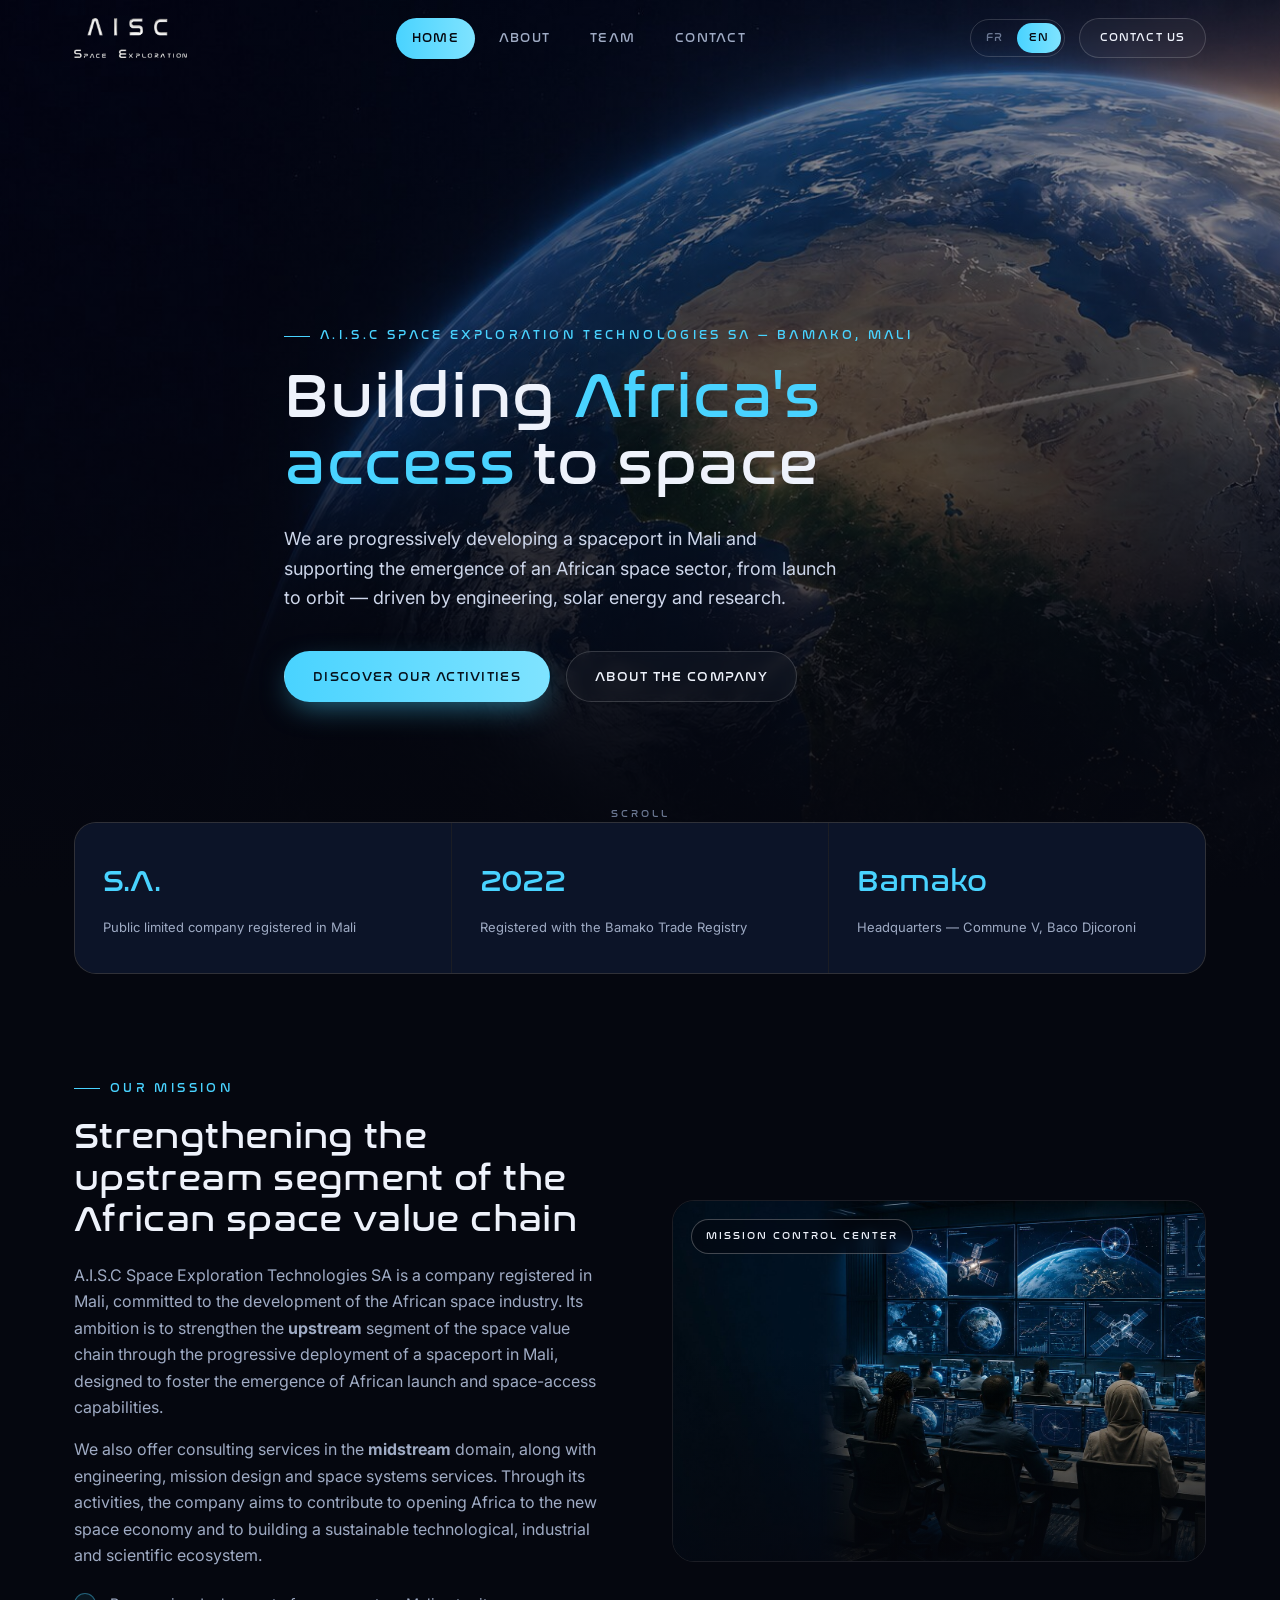
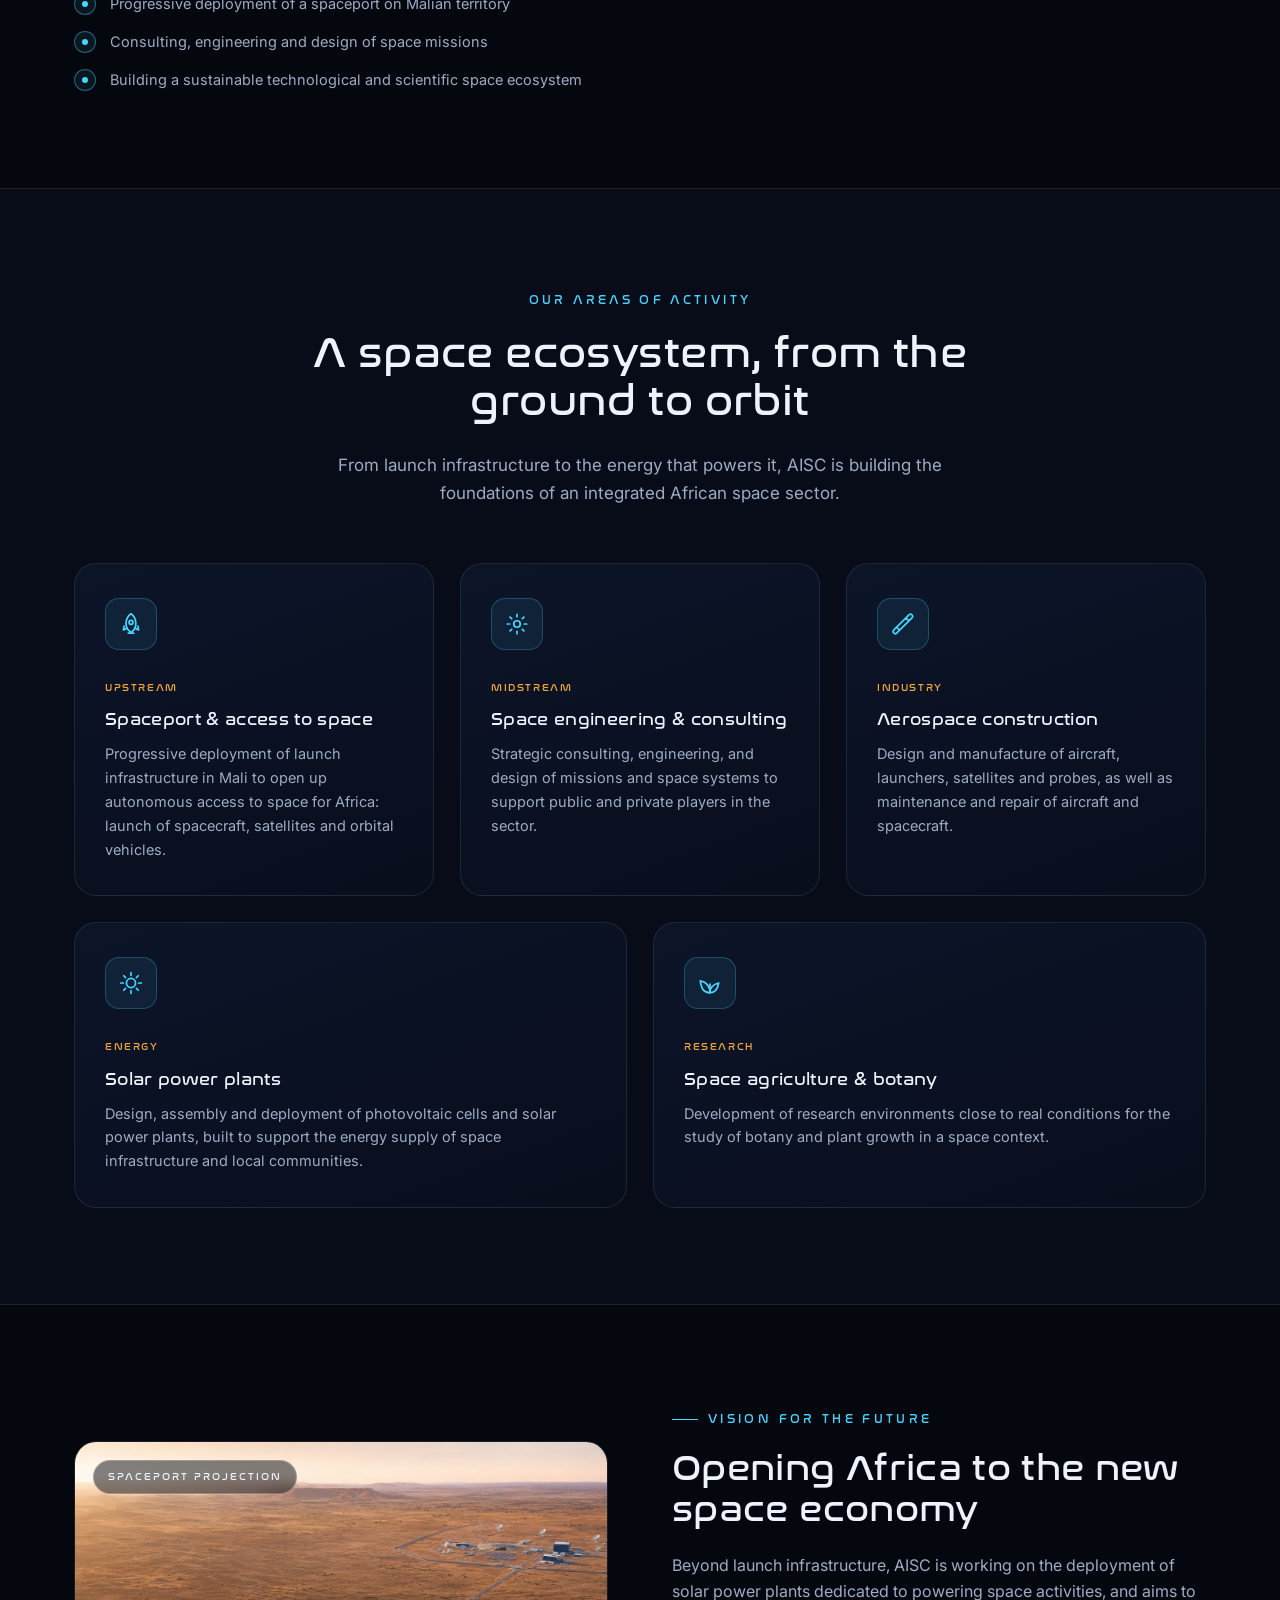
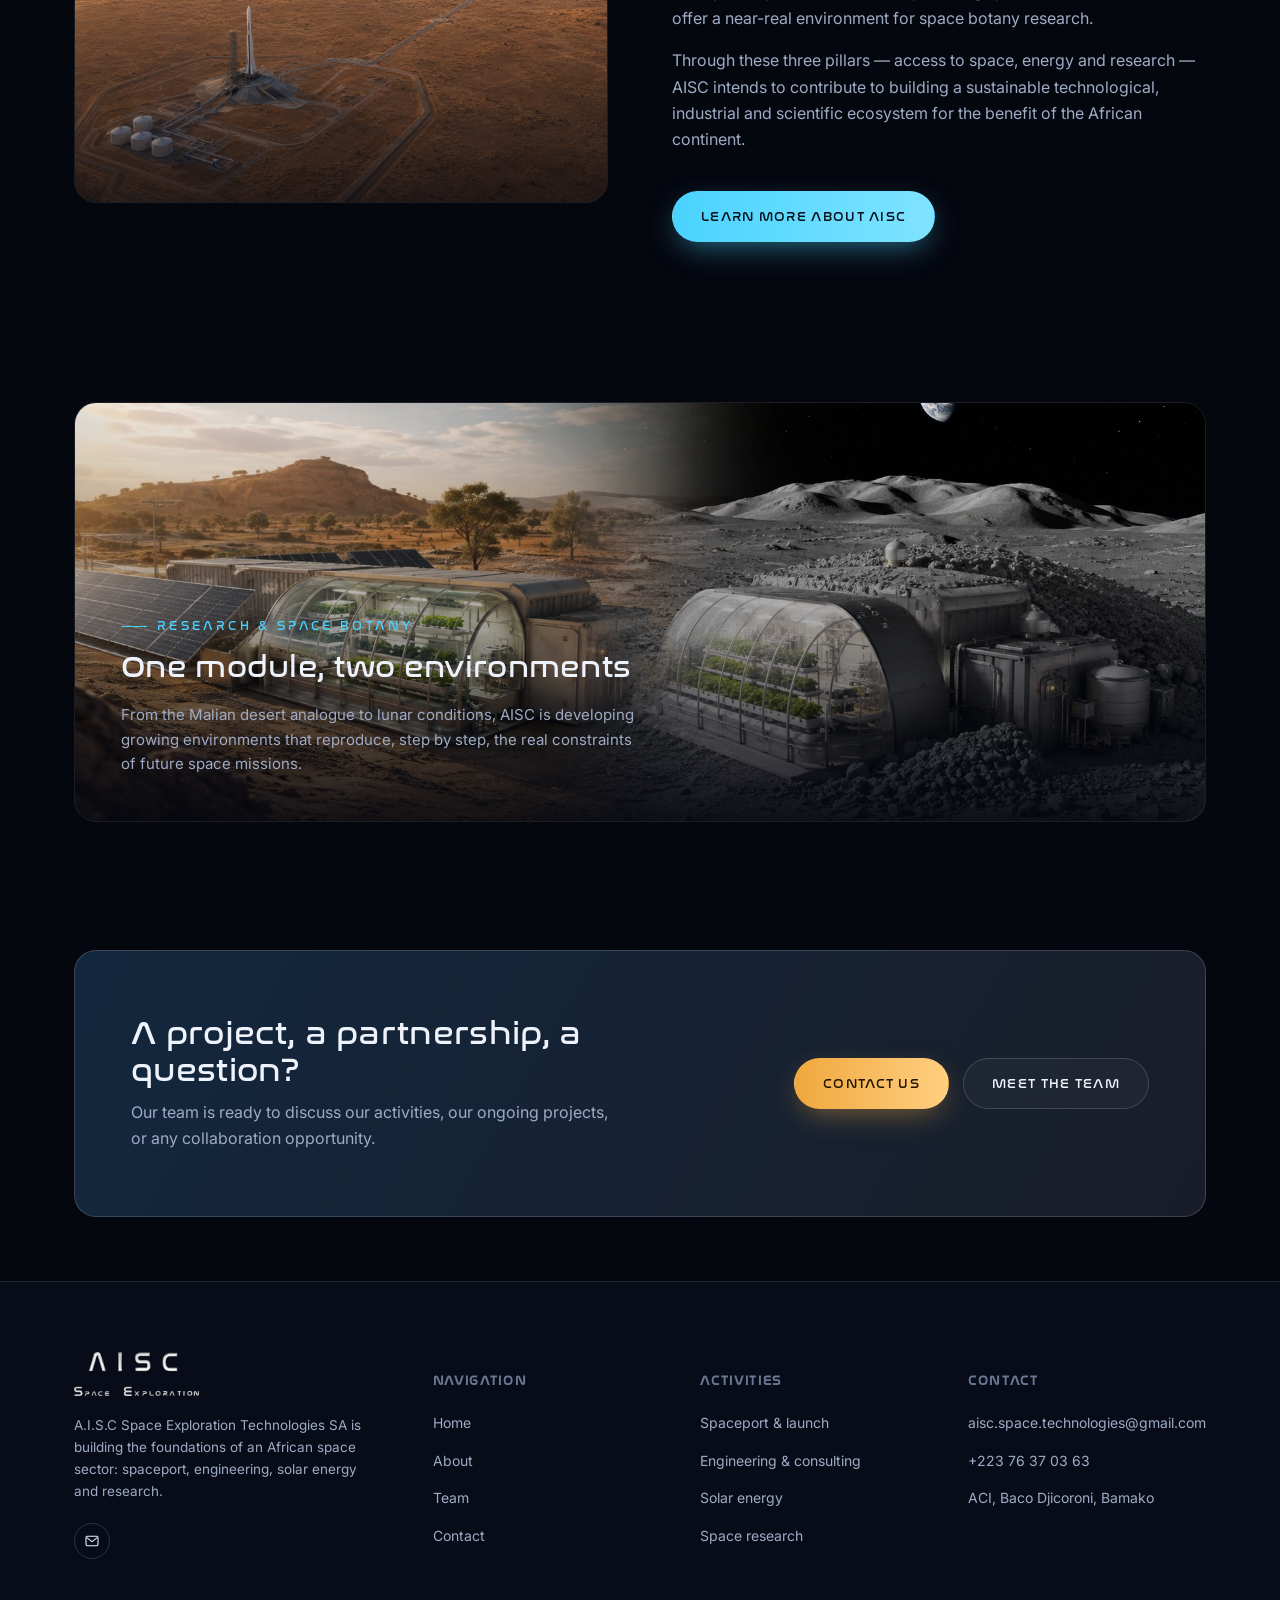
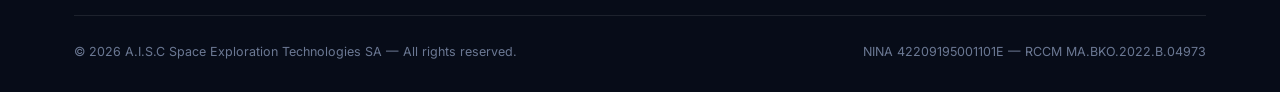
<file: aisc-site 3/en/index.html>
<!DOCTYPE html>
<html lang="en">
<head>
<meta charset="UTF-8">
<meta name="viewport" content="width=device-width, initial-scale=1.0">
<title>A.I.S.C Space Exploration Technologies — Building Africa's Access to Space</title>
<meta name="description" content="A.I.S.C Space Exploration Technologies SA is developing a spaceport in Mali and supporting the emergence of an African space industry: engineering, consulting, solar energy and space agriculture research.">
<meta property="og:title" content="A.I.S.C Space Exploration Technologies">
<meta property="og:description" content="Building Africa's access to space: spaceport, space engineering, solar energy and space agriculture research.">
<meta property="og:type" content="website">
<meta property="og:image" content="../assets/img/earth-launch.jpg">
<link rel="icon" type="image/svg+xml" href="../assets/img/favicon.svg">
<link rel="preconnect" href="https://fonts.googleapis.com">
<link rel="preconnect" href="https://fonts.gstatic.com" crossorigin>
<link href="https://fonts.googleapis.com/css2?family=Inter:wght@400;500;600;700&display=swap" rel="stylesheet">
<link rel="stylesheet" href="../assets/css/style.css">
</head>
<body>

<!-- ============ HEADER ============ -->
<header class="site-header">
  <div class="container">
    <a href="index.html" class="brand">
      <img src="../assets/img/logo-header.png" alt="A.I.S.C Space Exploration Technologies" class="brand-logo">
    </a>

    <nav class="nav-links">
      <a href="index.html">Home</a>
      <a href="about.html">About</a>
      <a href="team.html">Team</a>
      <a href="contact.html">Contact</a>
    </nav>

    <div class="nav-cta">
      <div class="lang-switch">
        <a href="../index.html">FR</a>
        <a href="index.html" class="is-active">EN</a>
      </div>
      <a href="contact.html" class="btn btn-ghost btn-sm">Contact us</a>
      <button class="nav-toggle" aria-label="Open menu" aria-expanded="false">
        <span></span><span></span><span></span>
      </button>
    </div>
  </div>
</header>

<!-- ============ HERO ============ -->
<section class="hero">
  <div class="hero-bg" style="background-image:url('../assets/img/earth-launch.jpg');"></div>
  <div class="container hero-inner">
    <div class="eyebrow">A.I.S.C Space Exploration Technologies SA — Bamako, Mali</div>
    <h1 class="font-display">Building <span class="accent">Africa's access</span> to space</h1>
    <p class="lead">We are progressively developing a spaceport in Mali and supporting the emergence of an African space sector, from launch to orbit — driven by engineering, solar energy and research.</p>
    <div class="hero-actions">
      <a href="#activities" class="btn btn-primary">Discover our activities</a>
      <a href="about.html" class="btn btn-ghost">About the company</a>
    </div>
  </div>
  <div class="hero-scroll">
    <span>Scroll</span>
    <span class="line"></span>
  </div>
</section>

<!-- ============ STATS ============ -->
<div class="container">
  <div class="stats-bar" data-reveal>
    <div class="stat-cell">
      <span class="num font-display">S.A.</span>
      <span class="label">Public limited company registered in Mali</span>
    </div>
    <div class="stat-cell">
      <span class="num font-display">2022</span>
      <span class="label">Registered with the Bamako Trade Registry</span>
    </div>
    <div class="stat-cell">
      <span class="num font-display">Bamako</span>
      <span class="label">Headquarters — Commune V, Baco Djicoroni</span>
    </div>
  </div>
</div>

<!-- ============ MISSION ============ -->
<section class="section">
  <div class="container">
    <div class="split">
      <div class="split-body" data-reveal>
        <div class="eyebrow">Our mission</div>
        <h2 class="font-display">Strengthening the upstream segment of the African space value chain</h2>
        <p>A.I.S.C Space Exploration Technologies SA is a company registered in Mali, committed to the development of the African space industry. Its ambition is to strengthen the <strong>upstream</strong> segment of the space value chain through the progressive deployment of a spaceport in Mali, designed to foster the emergence of African launch and space-access capabilities.</p>
        <p>We also offer consulting services in the <strong>midstream</strong> domain, along with engineering, mission design and space systems services. Through its activities, the company aims to contribute to opening Africa to the new space economy and to building a sustainable technological, industrial and scientific ecosystem.</p>
        <ul class="checklist">
          <li><span class="dot"></span> Progressive deployment of a spaceport on Malian territory</li>
          <li><span class="dot"></span> Consulting, engineering and design of space missions</li>
          <li><span class="dot"></span> Building a sustainable technological and scientific space ecosystem</li>
        </ul>
      </div>
      <div class="split-media" data-reveal>
        <span class="frame-tag">Mission control center</span>
        <img src="../assets/img/control-room.jpg" alt="AISC space operations control and monitoring center" loading="lazy">
      </div>
    </div>
  </div>
</section>

<!-- ============ ACTIVITIES / SERVICES ============ -->
<section class="section section--alt" id="activities">
  <div class="container">
    <div class="section-head center">
      <div class="eyebrow">Our areas of activity</div>
      <h2 class="font-display">A space ecosystem, from the ground to orbit</h2>
      <p>From launch infrastructure to the energy that powers it, AISC is building the foundations of an integrated African space sector.</p>
    </div>

    <div class="grid grid-3">
      <div class="card" data-reveal>
        <div class="card-icon">
          <svg viewBox="0 0 24 24" fill="none" stroke-width="1.6" stroke-linecap="round" stroke-linejoin="round"><path d="M12 2.5c2.8 2 4.5 5.4 4.5 9 0 2-.5 3.8-1.3 5.3l-3.2 3.2-3.2-3.2C7.9 15.3 7.4 13.5 7.4 11.5c0-3.6 1.7-7 4.6-9z"/><circle cx="12" cy="10.5" r="1.8"/><path d="M8.3 15.8 5 17.5l.6-3.6M15.7 15.8l3.3 1.7-.6-3.6M9.5 20.5h5"/></svg>
        </div>
        <span class="tag">Upstream</span>
        <h3>Spaceport &amp; access to space</h3>
        <p>Progressive deployment of launch infrastructure in Mali to open up autonomous access to space for Africa: launch of spacecraft, satellites and orbital vehicles.</p>
      </div>

      <div class="card" data-reveal>
        <div class="card-icon">
          <svg viewBox="0 0 24 24" fill="none" stroke-width="1.6" stroke-linecap="round" stroke-linejoin="round"><circle cx="12" cy="12" r="3"/><path d="M12 3v2.2M12 18.8V21M21 12h-2.2M5.2 12H3M18.4 5.6l-1.5 1.5M7.1 16.9l-1.5 1.5M18.4 18.4l-1.5-1.5M7.1 7.1 5.6 5.6"/></svg>
        </div>
        <span class="tag">Midstream</span>
        <h3>Space engineering &amp; consulting</h3>
        <p>Strategic consulting, engineering, and design of missions and space systems to support public and private players in the sector.</p>
      </div>

      <div class="card" data-reveal>
        <div class="card-icon">
          <svg viewBox="0 0 24 24" fill="none" stroke-width="1.6" stroke-linecap="round" stroke-linejoin="round"><path d="M14.7 6.3 17.7 3.3a2 2 0 0 1 2.8 2.8l-3 3M14.7 6.3 3.3 17.7a2 2 0 0 0 2.8 2.8L17.5 9.1M14.7 6.3l2.8 2.8M6.6 15.4l2 2"/></svg>
        </div>
        <span class="tag">Industry</span>
        <h3>Aerospace construction</h3>
        <p>Design and manufacture of aircraft, launchers, satellites and probes, as well as maintenance and repair of aircraft and spacecraft.</p>
      </div>
    </div>

    <div class="grid grid-2" style="margin-top:26px;">
      <div class="card" data-reveal>
        <div class="card-icon">
          <svg viewBox="0 0 24 24" fill="none" stroke-width="1.6" stroke-linecap="round" stroke-linejoin="round"><circle cx="12" cy="12" r="4.2"/><path d="M12 2.5v2.4M12 19.1v2.4M21.5 12h-2.4M4.9 12H2.5M18.7 5.3l-1.7 1.7M7 17l-1.7 1.7M18.7 18.7 17 17M7 7 5.3 5.3"/></svg>
        </div>
        <span class="tag">Energy</span>
        <h3>Solar power plants</h3>
        <p>Design, assembly and deployment of photovoltaic cells and solar power plants, built to support the energy supply of space infrastructure and local communities.</p>
      </div>

      <div class="card" data-reveal>
        <div class="card-icon">
          <svg viewBox="0 0 24 24" fill="none" stroke-width="1.6" stroke-linecap="round" stroke-linejoin="round"><path d="M12 21c0-6 4-8 8-9-1 6-3 9-8 9Z"/><path d="M12 21c0-7-4-10-9-11 1 7 3 11 9 11Z"/><path d="M12 21v-8"/></svg>
        </div>
        <span class="tag">Research</span>
        <h3>Space agriculture &amp; botany</h3>
        <p>Development of research environments close to real conditions for the study of botany and plant growth in a space context.</p>
      </div>
    </div>
  </div>
</section>

<!-- ============ VISION ============ -->
<section class="section">
  <div class="container">
    <div class="split reverse">
      <div class="split-body" data-reveal>
        <div class="eyebrow">Vision for the future</div>
        <h2 class="font-display">Opening Africa to the new space economy</h2>
        <p>Beyond launch infrastructure, AISC is working on the deployment of solar power plants dedicated to powering space activities, and aims to offer a near-real environment for space botany research.</p>
        <p>Through these three pillars — access to space, energy and research — AISC intends to contribute to building a sustainable technological, industrial and scientific ecosystem for the benefit of the African continent.</p>
        <div class="hero-actions">
          <a href="about.html" class="btn btn-primary">Learn more about AISC</a>
        </div>
      </div>
      <div class="split-media" data-reveal>
        <span class="frame-tag">Spaceport projection</span>
        <img src="../assets/img/spaceport.jpg" alt="Projection of spaceport infrastructure in Mali" loading="lazy">
      </div>
    </div>
  </div>
</section>

<!-- ============ RESEARCH — BANNER ============ -->
<section class="section--tight">
  <div class="container">
    <div class="media-banner" data-reveal>
      <img src="../assets/img/research-earth-moon.jpg" alt="Plant-growing module, from the terrestrial analogue to lunar conditions" loading="lazy">
      <div class="media-banner-body">
        <div class="eyebrow">Research &amp; space botany</div>
        <h2 class="font-display">One module, two environments</h2>
        <p>From the Malian desert analogue to lunar conditions, AISC is developing growing environments that reproduce, step by step, the real constraints of future space missions.</p>
      </div>
    </div>
  </div>
</section>

<!-- ============ CTA ============ -->
<section class="section--tight">
  <div class="container">
    <div class="cta-banner" data-reveal>
      <div>
        <h2 class="font-display">A project, a partnership, a question?</h2>
        <p>Our team is ready to discuss our activities, our ongoing projects, or any collaboration opportunity.</p>
      </div>
      <div class="cta-actions">
        <a href="contact.html" class="btn btn-gold">Contact us</a>
        <a href="team.html" class="btn btn-ghost">Meet the team</a>
      </div>
    </div>
  </div>
</section>

<!-- ============ FOOTER ============ -->
<footer class="site-footer">
  <div class="container">
    <div class="footer-top">
      <div class="footer-brand">
        <a href="index.html" class="brand">
          <img src="../assets/img/logo-header.png" alt="A.I.S.C Space Exploration Technologies" class="brand-logo">
        </a>
        <p>A.I.S.C Space Exploration Technologies SA is building the foundations of an African space sector: spaceport, engineering, solar energy and research.</p>
        <div class="social-row" style="margin-top:20px;">
          <a href="mailto:aisc.space.technologies@gmail.com" aria-label="Email"><svg viewBox="0 0 24 24" fill="none" stroke="currentColor" stroke-width="1.6"><rect x="3" y="5" width="18" height="14" rx="2"/><path d="m4 7 8 6 8-6"/></svg></a>
        </div>
      </div>

      <div class="footer-col">
        <h5>Navigation</h5>
        <ul>
          <li><a href="index.html">Home</a></li>
          <li><a href="about.html">About</a></li>
          <li><a href="team.html">Team</a></li>
          <li><a href="contact.html">Contact</a></li>
        </ul>
      </div>

      <div class="footer-col">
        <h5>Activities</h5>
        <ul>
          <li><a href="about.html#activities">Spaceport &amp; launch</a></li>
          <li><a href="about.html#activities">Engineering &amp; consulting</a></li>
          <li><a href="about.html#activities">Solar energy</a></li>
          <li><a href="about.html#activities">Space research</a></li>
        </ul>
      </div>

      <div class="footer-col">
        <h5>Contact</h5>
        <ul>
          <li><a href="mailto:aisc.space.technologies@gmail.com">aisc.space.technologies@gmail.com</a></li>
          <li><a href="tel:+22376370363">+223 76 37 03 63</a></li>
          <li><a href="contact.html">ACI, Baco Djicoroni, Bamako</a></li>
        </ul>
      </div>
    </div>

    <div class="footer-bottom">
      <span>© <span id="year">2026</span> A.I.S.C Space Exploration Technologies SA — All rights reserved.</span>
      <span>NINA 42209195001101E — RCCM MA.BKO.2022.B.04973</span>
    </div>
  </div>
</footer>

<button class="to-top" aria-label="Back to top">
  <svg viewBox="0 0 24 24" fill="none" stroke="currentColor" stroke-width="2" stroke-linecap="round" stroke-linejoin="round"><path d="m18 15-6-6-6 6"/></svg>
</button>

<script src="../assets/js/script.js"></script>
</body>
</html>
</file>
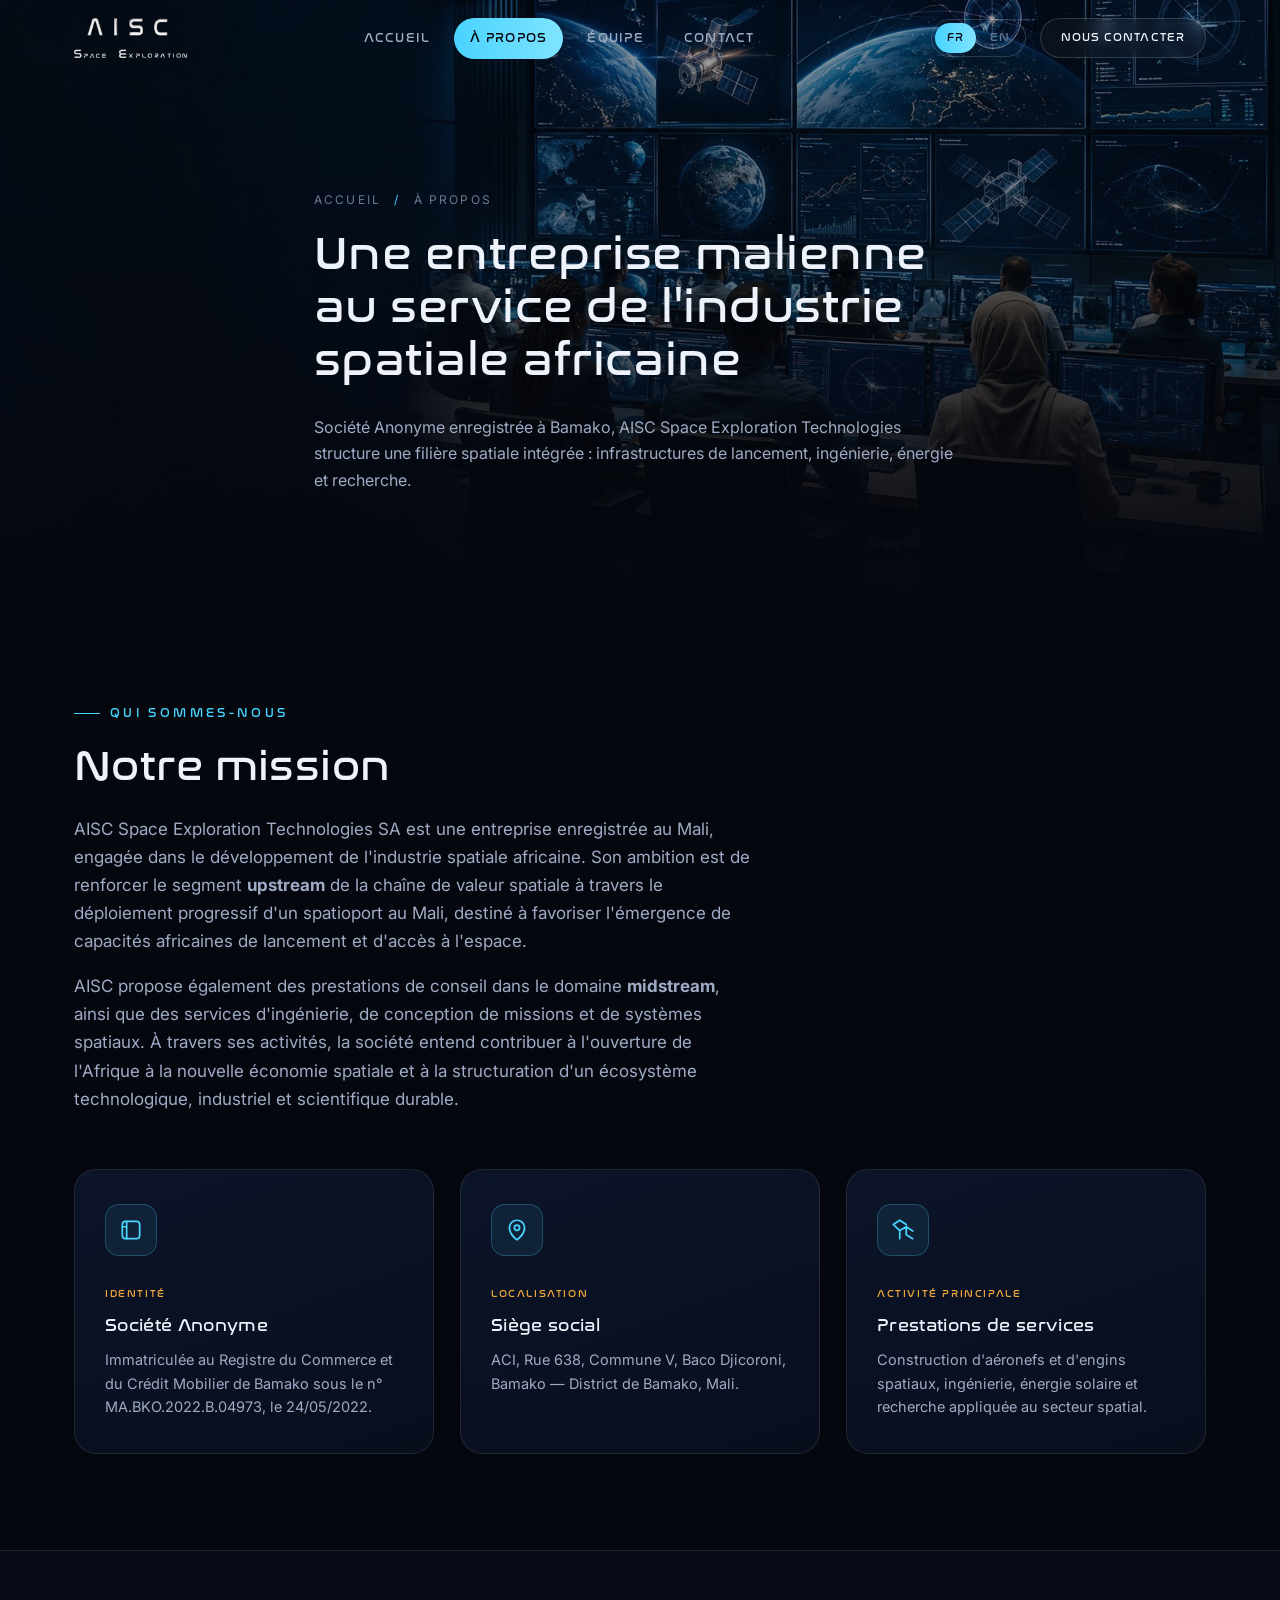
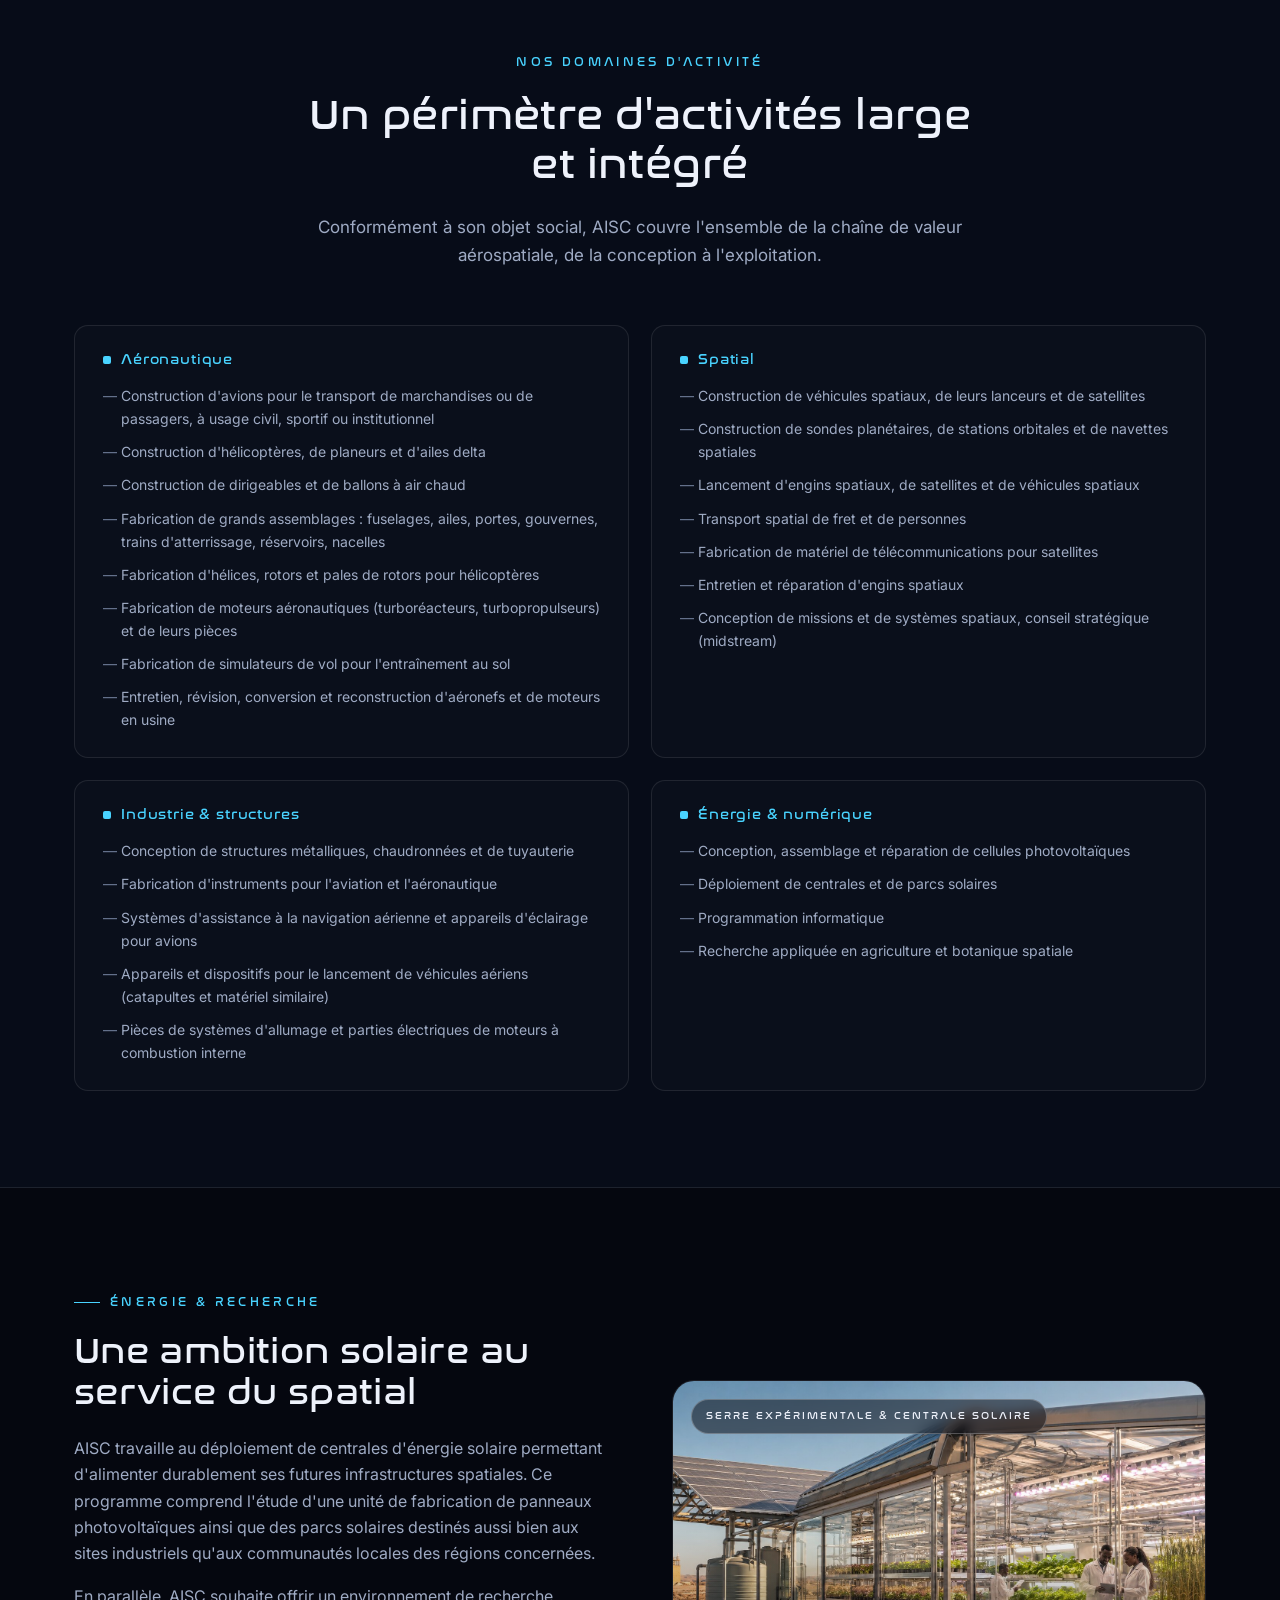
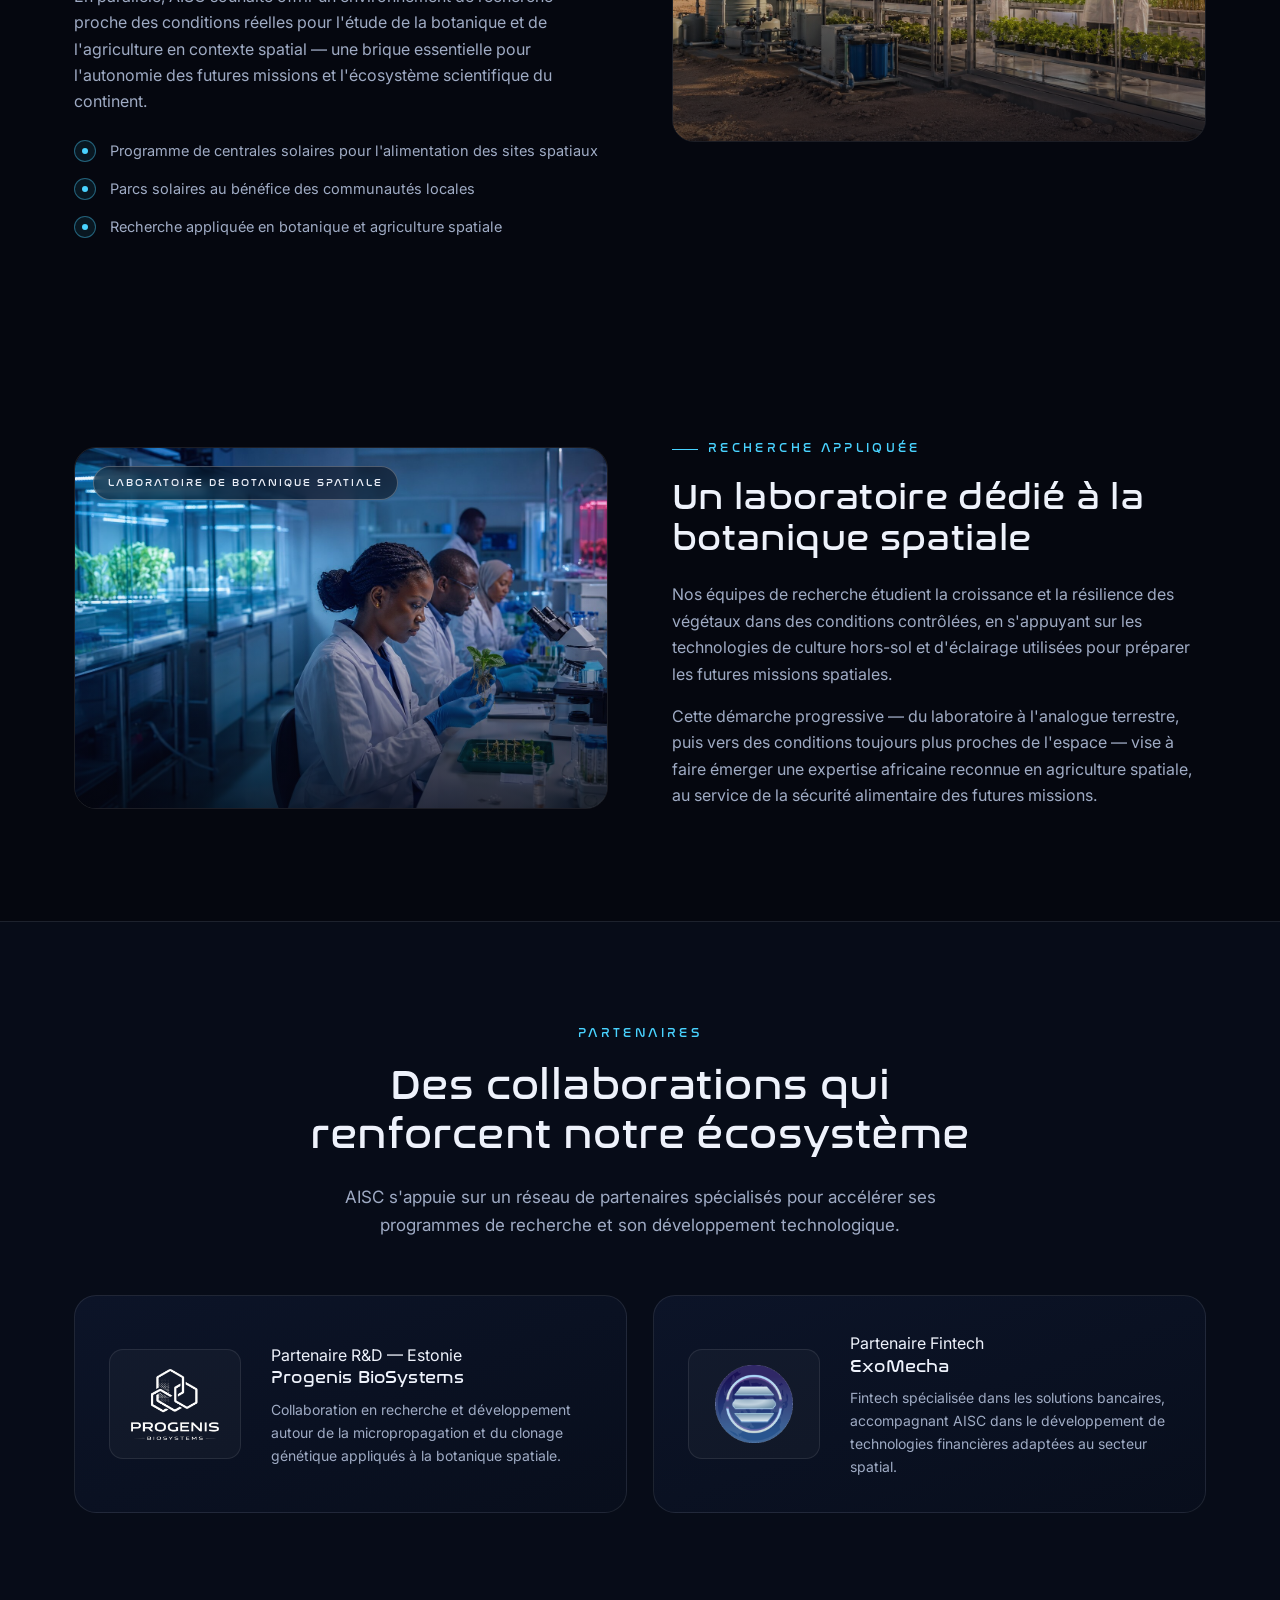
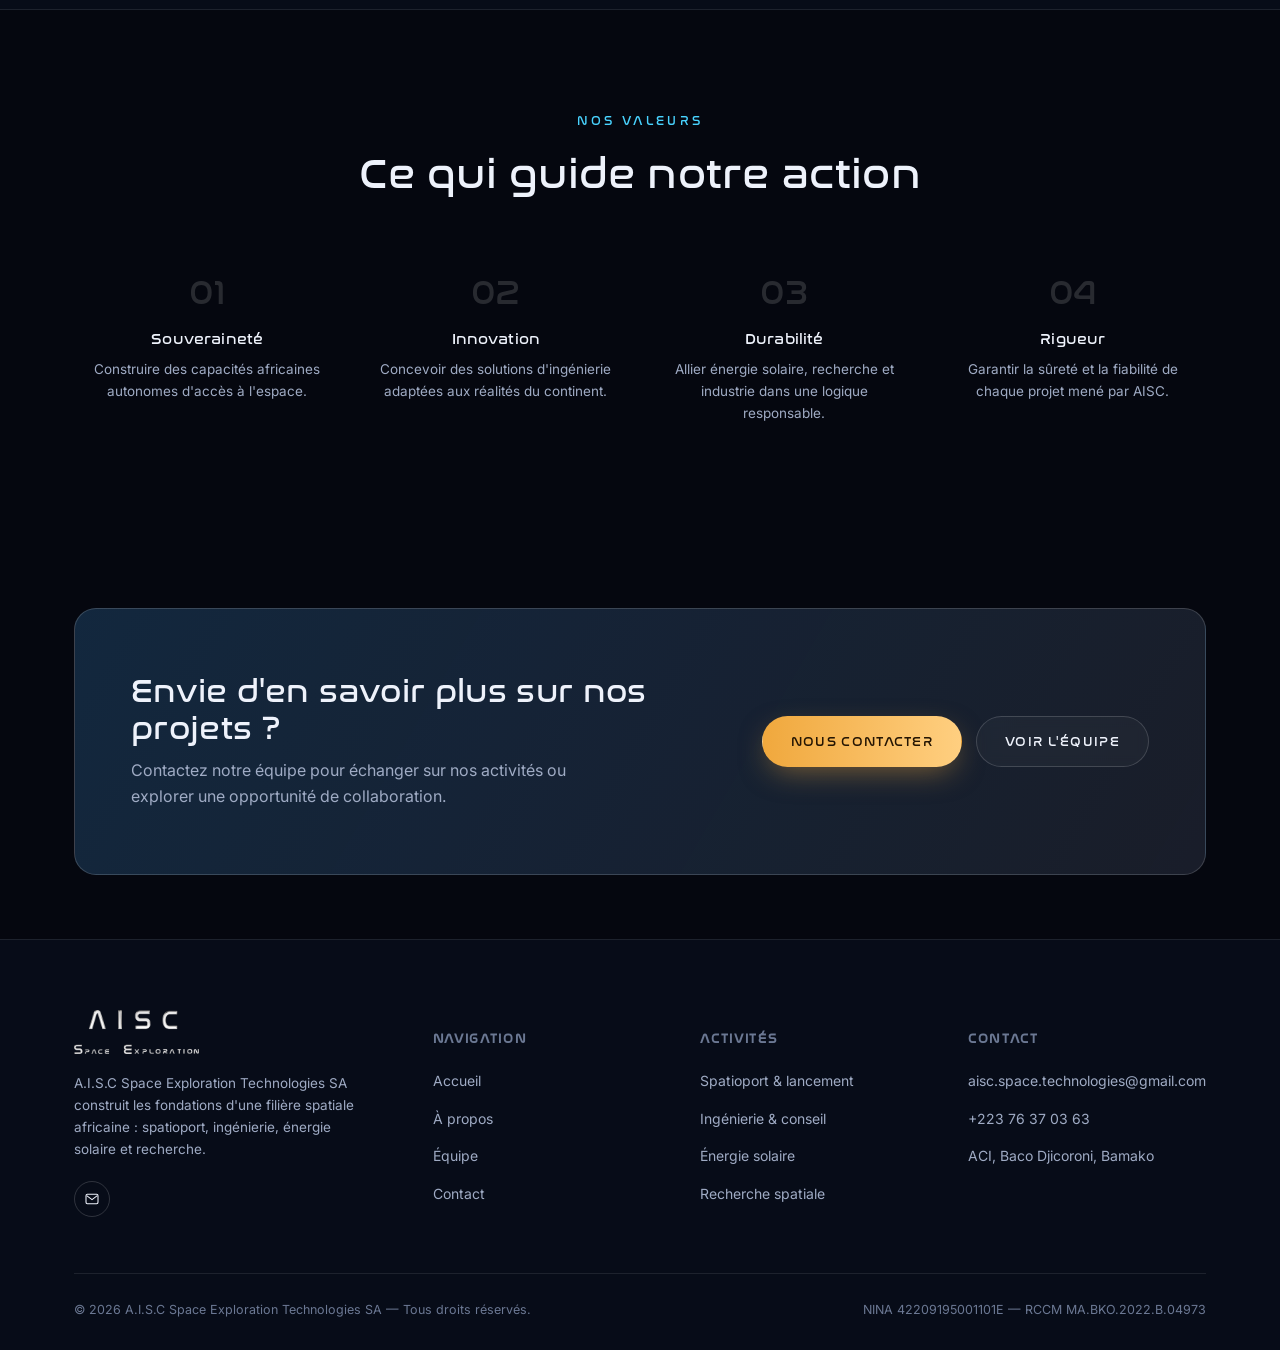
<file: aisc-site 3/a-propos.html>
<!DOCTYPE html>
<html lang="fr">
<head>
<meta charset="UTF-8">
<meta name="viewport" content="width=device-width, initial-scale=1.0">
<title>À propos — A.I.S.C Space Exploration Technologies</title>
<meta name="description" content="Découvrez la mission, l'identité juridique et les domaines d'activité d'A.I.S.C Space Exploration Technologies SA : aéronautique, spatial, énergie solaire et recherche.">
<meta property="og:title" content="À propos — A.I.S.C Space Exploration Technologies">
<meta property="og:image" content="assets/img/spaceport.jpg">
<link rel="icon" type="image/svg+xml" href="assets/img/favicon.svg">
<link rel="preconnect" href="https://fonts.googleapis.com">
<link rel="preconnect" href="https://fonts.gstatic.com" crossorigin>
<link href="https://fonts.googleapis.com/css2?family=Inter:wght@400;500;600;700&display=swap" rel="stylesheet">
<link rel="stylesheet" href="assets/css/style.css">
</head>
<body>

<!-- ============ HEADER ============ -->
<header class="site-header">
  <div class="container">
    <a href="index.html" class="brand">
      <img src="assets/img/logo-header.png" alt="A.I.S.C Space Exploration Technologies" class="brand-logo">
    </a>

    <nav class="nav-links">
      <a href="index.html">Accueil</a>
      <a href="a-propos.html">À propos</a>
      <a href="equipe.html">Équipe</a>
      <a href="contact.html">Contact</a>
    </nav>

    <div class="nav-cta">
      <div class="lang-switch">
        <a href="a-propos.html" class="is-active">FR</a>
        <a href="en/about.html">EN</a>
      </div>
      <a href="contact.html" class="btn btn-ghost btn-sm">Nous contacter</a>
      <button class="nav-toggle" aria-label="Ouvrir le menu" aria-expanded="false">
        <span></span><span></span><span></span>
      </button>
    </div>
  </div>
</header>

<!-- ============ PAGE HERO ============ -->
<section class="page-hero">
  <div class="hero-bg" style="background-image:url('assets/img/control-room.jpg');"></div>
  <div class="container page-hero-inner">
    <div class="breadcrumb">Accueil <span class="sep">/</span> À propos</div>
    <h1 class="font-display">Une entreprise malienne au service de l'industrie spatiale africaine</h1>
    <p class="lead">Société Anonyme enregistrée à Bamako, AISC Space Exploration Technologies structure une filière spatiale intégrée : infrastructures de lancement, ingénierie, énergie et recherche.</p>
  </div>
</section>

<!-- ============ MISSION ============ -->
<section class="section">
  <div class="container">
    <div class="section-head" data-reveal>
      <div class="eyebrow">Qui sommes-nous</div>
      <h2 class="font-display">Notre mission</h2>
      <p>AISC Space Exploration Technologies SA est une entreprise enregistrée au Mali, engagée dans le développement de l'industrie spatiale africaine. Son ambition est de renforcer le segment <strong>upstream</strong> de la chaîne de valeur spatiale à travers le déploiement progressif d'un spatioport au Mali, destiné à favoriser l'émergence de capacités africaines de lancement et d'accès à l'espace.</p>
      <p>AISC propose également des prestations de conseil dans le domaine <strong>midstream</strong>, ainsi que des services d'ingénierie, de conception de missions et de systèmes spatiaux. À travers ses activités, la société entend contribuer à l'ouverture de l'Afrique à la nouvelle économie spatiale et à la structuration d'un écosystème technologique, industriel et scientifique durable.</p>
    </div>

    <div class="grid grid-3" data-reveal>
      <div class="card">
        <div class="card-icon"><svg viewBox="0 0 24 24" fill="none" stroke-width="1.6" stroke-linecap="round" stroke-linejoin="round"><rect x="4" y="4" width="16" height="16" rx="3"/><path d="M8 4v16M4 9h4"/></svg></div>
        <span class="tag">Identité</span>
        <h3>Société Anonyme</h3>
        <p>Immatriculée au Registre du Commerce et du Crédit Mobilier de Bamako sous le n° MA.BKO.2022.B.04973, le 24/05/2022.</p>
      </div>
      <div class="card">
        <div class="card-icon"><svg viewBox="0 0 24 24" fill="none" stroke-width="1.6" stroke-linecap="round" stroke-linejoin="round"><path d="M12 21s-7-4.5-7-11a7 7 0 0 1 14 0c0 6.5-7 11-7 11Z"/><circle cx="12" cy="10" r="2.4"/></svg></div>
        <span class="tag">Localisation</span>
        <h3>Siège social</h3>
        <p>ACI, Rue 638, Commune V, Baco Djicoroni, Bamako — District de Bamako, Mali.</p>
      </div>
      <div class="card">
        <div class="card-icon"><svg viewBox="0 0 24 24" fill="none" stroke-width="1.6" stroke-linecap="round" stroke-linejoin="round"><path d="M9 12.5 3 6.9 9 3l6 3.9M9 12.5v7.5M9 12.5l6-3.6M15 8.9v7.5L21 20l-6-3.6M15 8.9 21 13"/></svg></div>
        <span class="tag">Activité principale</span>
        <h3>Prestations de services</h3>
        <p>Construction d'aéronefs et d'engins spatiaux, ingénierie, énergie solaire et recherche appliquée au secteur spatial.</p>
      </div>
    </div>
  </div>
</section>

<!-- ============ ACTIVITES DETAILLEES ============ -->
<section class="section section--alt" id="activites">
  <div class="container">
    <div class="section-head center" data-reveal>
      <div class="eyebrow">Nos domaines d'activité</div>
      <h2 class="font-display">Un périmètre d'activités large et intégré</h2>
      <p>Conformément à son objet social, AISC couvre l'ensemble de la chaîne de valeur aérospatiale, de la conception à l'exploitation.</p>
    </div>

    <div class="activity-groups" data-reveal>
      <div class="activity-group">
        <h4 class="font-display">Aéronautique</h4>
        <ul>
          <li>Construction d'avions pour le transport de marchandises ou de passagers, à usage civil, sportif ou institutionnel</li>
          <li>Construction d'hélicoptères, de planeurs et d'ailes delta</li>
          <li>Construction de dirigeables et de ballons à air chaud</li>
          <li>Fabrication de grands assemblages : fuselages, ailes, portes, gouvernes, trains d'atterrissage, réservoirs, nacelles</li>
          <li>Fabrication d'hélices, rotors et pales de rotors pour hélicoptères</li>
          <li>Fabrication de moteurs aéronautiques (turboréacteurs, turbopropulseurs) et de leurs pièces</li>
          <li>Fabrication de simulateurs de vol pour l'entraînement au sol</li>
          <li>Entretien, révision, conversion et reconstruction d'aéronefs et de moteurs en usine</li>
        </ul>
      </div>

      <div class="activity-group">
        <h4 class="font-display">Spatial</h4>
        <ul>
          <li>Construction de véhicules spatiaux, de leurs lanceurs et de satellites</li>
          <li>Construction de sondes planétaires, de stations orbitales et de navettes spatiales</li>
          <li>Lancement d'engins spatiaux, de satellites et de véhicules spatiaux</li>
          <li>Transport spatial de fret et de personnes</li>
          <li>Fabrication de matériel de télécommunications pour satellites</li>
          <li>Entretien et réparation d'engins spatiaux</li>
          <li>Conception de missions et de systèmes spatiaux, conseil stratégique (midstream)</li>
        </ul>
      </div>

      <div class="activity-group">
        <h4 class="font-display">Industrie &amp; structures</h4>
        <ul>
          <li>Conception de structures métalliques, chaudronnées et de tuyauterie</li>
          <li>Fabrication d'instruments pour l'aviation et l'aéronautique</li>
          <li>Systèmes d'assistance à la navigation aérienne et appareils d'éclairage pour avions</li>
          <li>Appareils et dispositifs pour le lancement de véhicules aériens (catapultes et matériel similaire)</li>
          <li>Pièces de systèmes d'allumage et parties électriques de moteurs à combustion interne</li>
        </ul>
      </div>

      <div class="activity-group">
        <h4 class="font-display">Énergie &amp; numérique</h4>
        <ul>
          <li>Conception, assemblage et réparation de cellules photovoltaïques</li>
          <li>Déploiement de centrales et de parcs solaires</li>
          <li>Programmation informatique</li>
          <li>Recherche appliquée en agriculture et botanique spatiale</li>
        </ul>
      </div>
    </div>
  </div>
</section>

<!-- ============ ENERGIE & RECHERCHE ============ -->
<section class="section">
  <div class="container">
    <div class="split">
      <div class="split-body" data-reveal>
        <div class="eyebrow">Énergie &amp; recherche</div>
        <h2 class="font-display">Une ambition solaire au service du spatial</h2>
        <p>AISC travaille au déploiement de centrales d'énergie solaire permettant d'alimenter durablement ses futures infrastructures spatiales. Ce programme comprend l'étude d'une unité de fabrication de panneaux photovoltaïques ainsi que des parcs solaires destinés aussi bien aux sites industriels qu'aux communautés locales des régions concernées.</p>
        <p>En parallèle, AISC souhaite offrir un environnement de recherche proche des conditions réelles pour l'étude de la botanique et de l'agriculture en contexte spatial — une brique essentielle pour l'autonomie des futures missions et l'écosystème scientifique du continent.</p>
        <ul class="checklist">
          <li><span class="dot"></span> Programme de centrales solaires pour l'alimentation des sites spatiaux</li>
          <li><span class="dot"></span> Parcs solaires au bénéfice des communautés locales</li>
          <li><span class="dot"></span> Recherche appliquée en botanique et agriculture spatiale</li>
        </ul>
      </div>
      <div class="split-media" data-reveal>
        <span class="frame-tag">Serre expérimentale &amp; centrale solaire</span>
        <img src="assets/img/research-greenhouse-solar.jpg" alt="Serre expérimentale alimentée par une centrale solaire, site pilote AISC" loading="lazy">
      </div>
    </div>
  </div>
</section>

<!-- ============ LABORATOIRE BOTANIQUE ============ -->
<section class="section">
  <div class="container">
    <div class="split reverse">
      <div class="split-body" data-reveal>
        <div class="eyebrow">Recherche appliquée</div>
        <h2 class="font-display">Un laboratoire dédié à la botanique spatiale</h2>
        <p>Nos équipes de recherche étudient la croissance et la résilience des végétaux dans des conditions contrôlées, en s'appuyant sur les technologies de culture hors-sol et d'éclairage utilisées pour préparer les futures missions spatiales.</p>
        <p>Cette démarche progressive — du laboratoire à l'analogue terrestre, puis vers des conditions toujours plus proches de l'espace — vise à faire émerger une expertise africaine reconnue en agriculture spatiale, au service de la sécurité alimentaire des futures missions.</p>
      </div>
      <div class="split-media" data-reveal>
        <span class="frame-tag">Laboratoire de botanique spatiale</span>
        <img src="assets/img/research-lab.jpg" alt="Chercheurs analysant des plants en laboratoire de botanique spatiale" loading="lazy">
      </div>
    </div>
  </div>
</section>

<!-- ============ PARTENAIRES ============ -->
<section class="section section--alt">
  <div class="container">
    <div class="section-head center" data-reveal>
      <div class="eyebrow">Partenaires</div>
      <h2 class="font-display">Des collaborations qui renforcent notre écosystème</h2>
      <p>AISC s'appuie sur un réseau de partenaires spécialisés pour accélérer ses programmes de recherche et son développement technologique.</p>
    </div>

    <div class="partners-grid" data-reveal>
      <div class="partner-card">
        <div class="partner-logo">
          <img src="assets/img/partners/progenis-logo.png" alt="Logo Progenis BioSystems">
        </div>
        <div class="partner-body">
          <span class="tag">Partenaire R&amp;D — Estonie</span>
          <h3>Progenis BioSystems</h3>
          <p>Collaboration en recherche et développement autour de la micropropagation et du clonage génétique appliqués à la botanique spatiale.</p>
        </div>
      </div>

      <div class="partner-card">
        <div class="partner-logo">
          <img src="assets/img/partners/exomecha-logo.png" alt="Logo ExoMecha">
        </div>
        <div class="partner-body">
          <span class="tag">Partenaire Fintech</span>
          <h3>ExoMecha</h3>
          <p>Fintech spécialisée dans les solutions bancaires, accompagnant AISC dans le développement de technologies financières adaptées au secteur spatial.</p>
        </div>
      </div>
    </div>
  </div>
</section>

<!-- ============ VALEURS ============ -->
<section class="section">
  <div class="container">
    <div class="section-head center" data-reveal>
      <div class="eyebrow">Nos valeurs</div>
      <h2 class="font-display">Ce qui guide notre action</h2>
    </div>
    <div class="values-grid" data-reveal>
      <div class="value-item">
        <span class="num font-display">01</span>
        <h4 class="font-display">Souveraineté</h4>
        <p>Construire des capacités africaines autonomes d'accès à l'espace.</p>
      </div>
      <div class="value-item">
        <span class="num font-display">02</span>
        <h4 class="font-display">Innovation</h4>
        <p>Concevoir des solutions d'ingénierie adaptées aux réalités du continent.</p>
      </div>
      <div class="value-item">
        <span class="num font-display">03</span>
        <h4 class="font-display">Durabilité</h4>
        <p>Allier énergie solaire, recherche et industrie dans une logique responsable.</p>
      </div>
      <div class="value-item">
        <span class="num font-display">04</span>
        <h4 class="font-display">Rigueur</h4>
        <p>Garantir la sûreté et la fiabilité de chaque projet mené par AISC.</p>
      </div>
    </div>
  </div>
</section>

<!-- ============ CTA ============ -->
<section class="section--tight">
  <div class="container">
    <div class="cta-banner" data-reveal>
      <div>
        <h2 class="font-display">Envie d'en savoir plus sur nos projets ?</h2>
        <p>Contactez notre équipe pour échanger sur nos activités ou explorer une opportunité de collaboration.</p>
      </div>
      <div class="cta-actions">
        <a href="contact.html" class="btn btn-gold">Nous contacter</a>
        <a href="equipe.html" class="btn btn-ghost">Voir l'équipe</a>
      </div>
    </div>
  </div>
</section>

<!-- ============ FOOTER ============ -->
<footer class="site-footer">
  <div class="container">
    <div class="footer-top">
      <div class="footer-brand">
        <a href="index.html" class="brand">
          <img src="assets/img/logo-header.png" alt="A.I.S.C Space Exploration Technologies" class="brand-logo">
        </a>
        <p>A.I.S.C Space Exploration Technologies SA construit les fondations d'une filière spatiale africaine : spatioport, ingénierie, énergie solaire et recherche.</p>
        <div class="social-row" style="margin-top:20px;">
          <a href="mailto:aisc.space.technologies@gmail.com" aria-label="Email"><svg viewBox="0 0 24 24" fill="none" stroke="currentColor" stroke-width="1.6"><rect x="3" y="5" width="18" height="14" rx="2"/><path d="m4 7 8 6 8-6"/></svg></a>
        </div>
      </div>

      <div class="footer-col">
        <h5>Navigation</h5>
        <ul>
          <li><a href="index.html">Accueil</a></li>
          <li><a href="a-propos.html">À propos</a></li>
          <li><a href="equipe.html">Équipe</a></li>
          <li><a href="contact.html">Contact</a></li>
        </ul>
      </div>

      <div class="footer-col">
        <h5>Activités</h5>
        <ul>
          <li><a href="a-propos.html#activites">Spatioport &amp; lancement</a></li>
          <li><a href="a-propos.html#activites">Ingénierie &amp; conseil</a></li>
          <li><a href="a-propos.html#activites">Énergie solaire</a></li>
          <li><a href="a-propos.html#activites">Recherche spatiale</a></li>
        </ul>
      </div>

      <div class="footer-col">
        <h5>Contact</h5>
        <ul>
          <li><a href="mailto:aisc.space.technologies@gmail.com">aisc.space.technologies@gmail.com</a></li>
          <li><a href="tel:+22376370363">+223 76 37 03 63</a></li>
          <li><a href="contact.html">ACI, Baco Djicoroni, Bamako</a></li>
        </ul>
      </div>
    </div>

    <div class="footer-bottom">
      <span>© <span id="year">2026</span> A.I.S.C Space Exploration Technologies SA — Tous droits réservés.</span>
      <span>NINA 42209195001101E — RCCM MA.BKO.2022.B.04973</span>
    </div>
  </div>
</footer>

<button class="to-top" aria-label="Retour en haut">
  <svg viewBox="0 0 24 24" fill="none" stroke="currentColor" stroke-width="2" stroke-linecap="round" stroke-linejoin="round"><path d="m18 15-6-6-6 6"/></svg>
</button>

<script src="assets/js/script.js"></script>
</body>
</html>
</file>
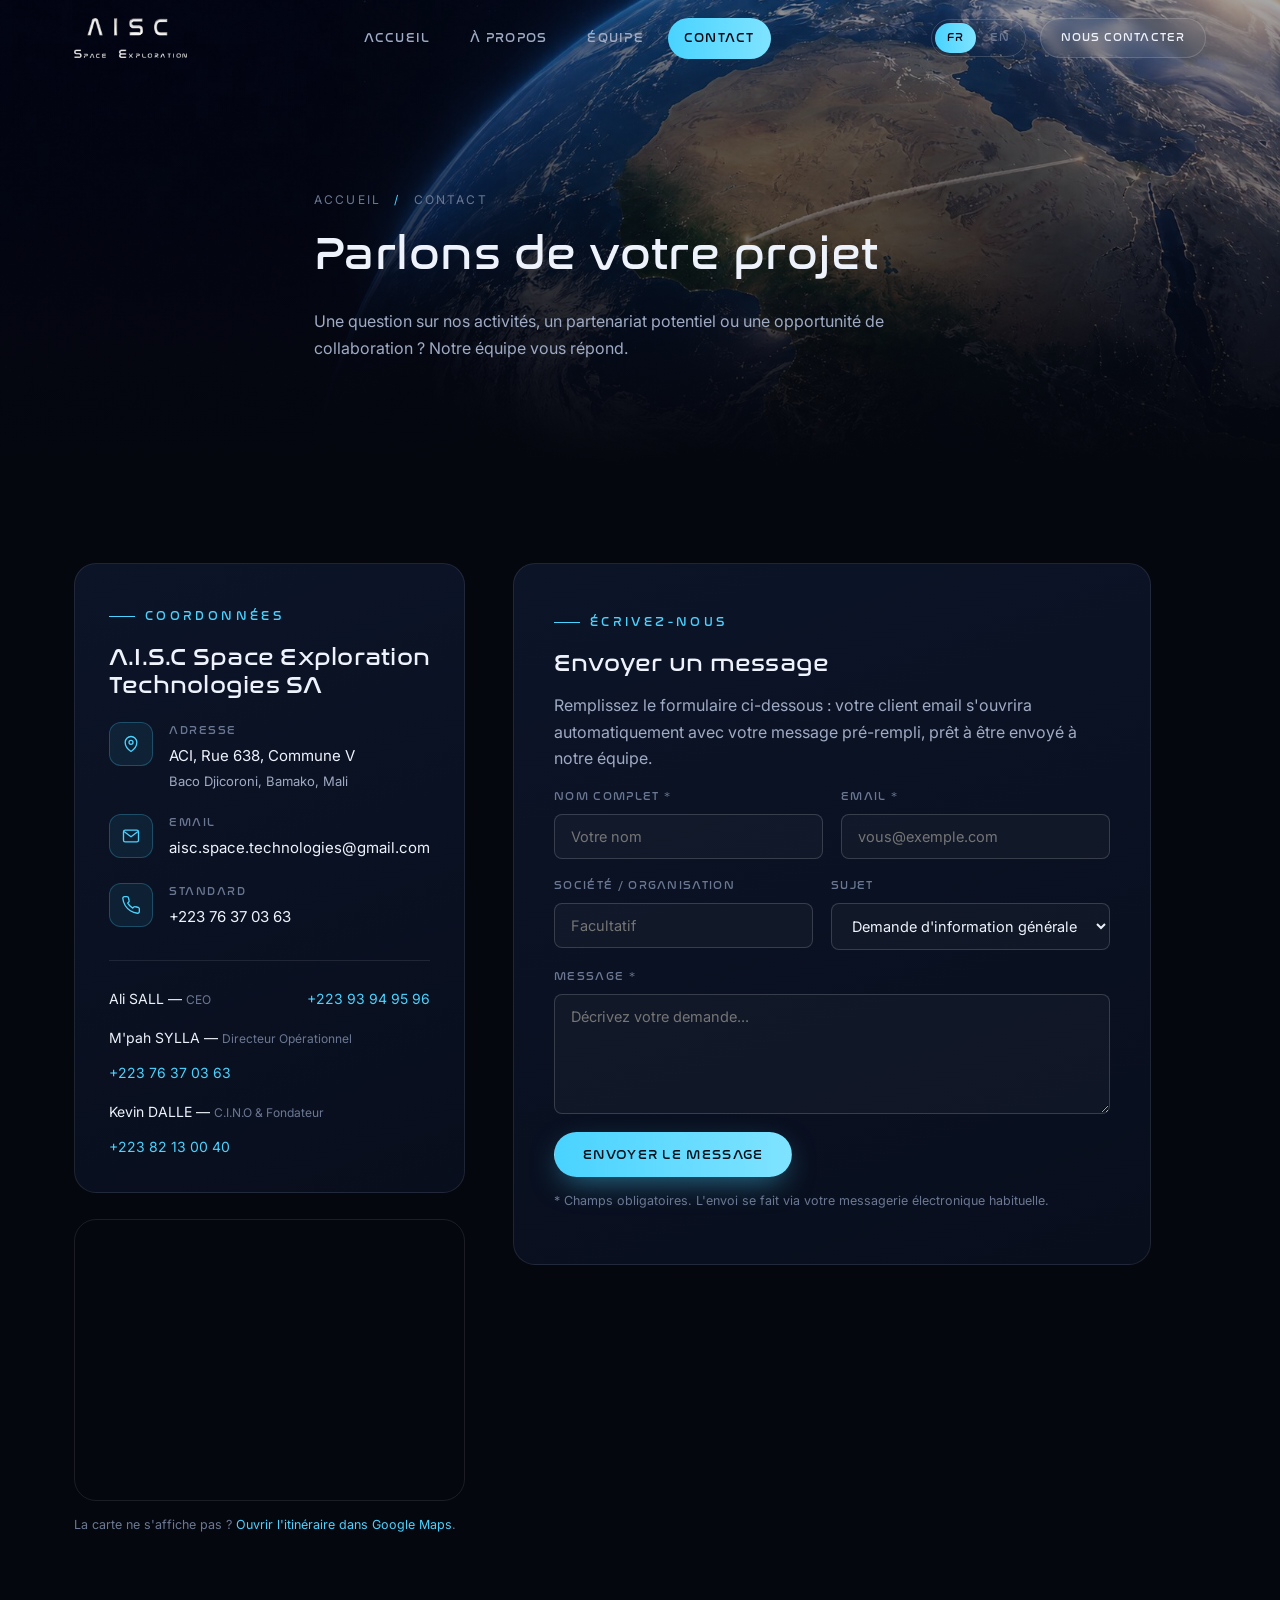
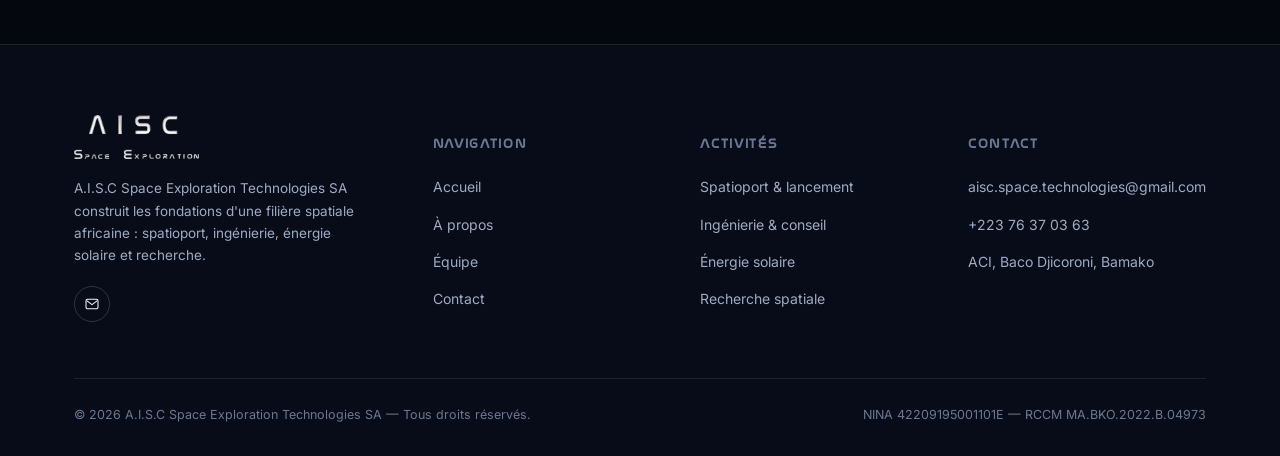
<file: aisc-site 3/contact.html>
<!DOCTYPE html>
<html lang="fr">
<head>
<meta charset="UTF-8">
<meta name="viewport" content="width=device-width, initial-scale=1.0">
<title>Contact — A.I.S.C Space Exploration Technologies</title>
<meta name="description" content="Contactez A.I.S.C Space Exploration Technologies SA à Bamako, Mali : email, téléphone et formulaire de contact.">
<meta property="og:title" content="Contact — A.I.S.C Space Exploration Technologies">
<meta property="og:image" content="assets/img/earth-launch.jpg">
<link rel="icon" type="image/svg+xml" href="assets/img/favicon.svg">
<link rel="preconnect" href="https://fonts.googleapis.com">
<link rel="preconnect" href="https://fonts.gstatic.com" crossorigin>
<link href="https://fonts.googleapis.com/css2?family=Inter:wght@400;500;600;700&display=swap" rel="stylesheet">
<link rel="stylesheet" href="assets/css/style.css">
</head>
<body>

<!-- ============ HEADER ============ -->
<header class="site-header">
  <div class="container">
    <a href="index.html" class="brand">
      <img src="assets/img/logo-header.png" alt="A.I.S.C Space Exploration Technologies" class="brand-logo">
    </a>

    <nav class="nav-links">
      <a href="index.html">Accueil</a>
      <a href="a-propos.html">À propos</a>
      <a href="equipe.html">Équipe</a>
      <a href="contact.html">Contact</a>
    </nav>

    <div class="nav-cta">
      <div class="lang-switch">
        <a href="contact.html" class="is-active">FR</a>
        <a href="en/contact.html">EN</a>
      </div>
      <a href="contact.html" class="btn btn-ghost btn-sm">Nous contacter</a>
      <button class="nav-toggle" aria-label="Ouvrir le menu" aria-expanded="false">
        <span></span><span></span><span></span>
      </button>
    </div>
  </div>
</header>

<!-- ============ PAGE HERO ============ -->
<section class="page-hero">
  <div class="hero-bg" style="background-image:url('assets/img/earth-launch.jpg');"></div>
  <div class="container page-hero-inner">
    <div class="breadcrumb">Accueil <span class="sep">/</span> Contact</div>
    <h1 class="font-display">Parlons de votre projet</h1>
    <p class="lead">Une question sur nos activités, un partenariat potentiel ou une opportunité de collaboration ? Notre équipe vous répond.</p>
  </div>
</section>

<!-- ============ CONTACT ============ -->
<section class="section">
  <div class="container">
    <div class="contact-grid">

      <!-- Coordonnées -->
      <div data-reveal>
        <div class="contact-card">
          <div class="eyebrow">Coordonnées</div>
          <h2 class="font-display" style="font-size:24px;">A.I.S.C Space Exploration Technologies SA</h2>

          <div class="contact-list">
            <div class="item">
              <span class="icon"><svg viewBox="0 0 24 24" fill="none" stroke="currentColor" stroke-width="1.6" stroke-linecap="round" stroke-linejoin="round"><path d="M12 21s-7-4.5-7-11a7 7 0 0 1 14 0c0 6.5-7 11-7 11Z"/><circle cx="12" cy="10" r="2.4"/></svg></span>
              <div>
                <div class="label">Adresse</div>
                <div class="value">ACI, Rue 638, Commune V<br><small>Baco Djicoroni, Bamako, Mali</small></div>
              </div>
            </div>

            <div class="item">
              <span class="icon"><svg viewBox="0 0 24 24" fill="none" stroke="currentColor" stroke-width="1.6" stroke-linecap="round" stroke-linejoin="round"><rect x="3" y="5" width="18" height="14" rx="2"/><path d="m4 7 8 6 8-6"/></svg></span>
              <div>
                <div class="label">Email</div>
                <div class="value"><a href="mailto:aisc.space.technologies@gmail.com">aisc.space.technologies@gmail.com</a></div>
              </div>
            </div>

            <div class="item">
              <span class="icon"><svg viewBox="0 0 24 24" fill="none" stroke="currentColor" stroke-width="1.6" stroke-linecap="round" stroke-linejoin="round"><path d="M22 16.9v3a2 2 0 0 1-2.2 2 19.8 19.8 0 0 1-8.6-3 19.5 19.5 0 0 1-6-6 19.8 19.8 0 0 1-3-8.7A2 2 0 0 1 4.1 2h3a2 2 0 0 1 2 1.7c.1.9.3 1.8.6 2.7a2 2 0 0 1-.4 2.1L8.1 9.7a16 16 0 0 0 6 6l1.2-1.2a2 2 0 0 1 2.1-.4c.9.3 1.8.5 2.7.6a2 2 0 0 1 1.9 2.2Z"/></svg></span>
              <div>
                <div class="label">Standard</div>
                <div class="value"><a href="tel:+22376370363">+223 76 37 03 63</a></div>
              </div>
            </div>
          </div>

          <div class="contact-people">
            <div class="person">
              <span><span class="name">Ali SALL</span> — <span class="role">CEO</span></span>
              <a href="tel:+22393949596">+223 93 94 95 96</a>
            </div>
            <div class="person">
              <span><span class="name">M'pah SYLLA</span> — <span class="role">Directeur Opérationnel</span></span>
              <a href="tel:+22376370363">+223 76 37 03 63</a>
            </div>
            <div class="person">
              <span><span class="name">Kevin DALLE</span> — <span class="role">C.I.N.O &amp; Fondateur</span></span>
              <a href="tel:+22382130040">+223 82 13 00 40</a>
            </div>
          </div>
        </div>

        <div class="map-embed">
          <iframe
            src="https://www.google.com/maps?q=ACI,+Baco+Djicoroni,+Commune+V,+Bamako,+Mali&output=embed"
            loading="lazy"
            referrerpolicy="no-referrer-when-downgrade"
            title="Localisation d'AISC Space Exploration Technologies à Bamako">
          </iframe>
        </div>
        <p class="form-note">
          La carte ne s'affiche pas ? <a href="https://www.google.com/maps/search/?api=1&query=ACI,+Baco+Djicoroni,+Commune+V,+Bamako,+Mali" target="_blank" rel="noopener" style="color:var(--cyan);">Ouvrir l'itinéraire dans Google Maps</a>.
        </p>
      </div>

      <!-- Formulaire -->
      <div data-reveal>
        <div class="form-card">
          <div class="eyebrow">Écrivez-nous</div>
          <h2 class="font-display" style="font-size:24px;">Envoyer un message</h2>
          <p style="margin-top:8px;">Remplissez le formulaire ci-dessous : votre client email s'ouvrira automatiquement avec votre message pré-rempli, prêt à être envoyé à notre équipe.</p>

          <form id="contact-form" novalidate>
            <div class="form-row">
              <div class="field">
                <label for="name">Nom complet *</label>
                <input type="text" id="name" name="name" placeholder="Votre nom" required>
              </div>
              <div class="field">
                <label for="email">Email *</label>
                <input type="email" id="email" name="email" placeholder="vous@exemple.com" required>
              </div>
            </div>

            <div class="form-row">
              <div class="field">
                <label for="org">Société / Organisation</label>
                <input type="text" id="org" name="org" placeholder="Facultatif">
              </div>
              <div class="field">
                <label for="subject">Sujet</label>
                <select id="subject" name="subject">
                  <option value="Demande d'information générale">Demande d'information générale</option>
                  <option value="Partenariat / Collaboration">Partenariat / Collaboration</option>
                  <option value="Investissement">Investissement</option>
                  <option value="Presse / Média">Presse / Média</option>
                  <option value="Autre">Autre</option>
                </select>
              </div>
            </div>

            <div class="form-row">
              <div class="field full">
                <label for="message">Message *</label>
                <textarea id="message" name="message" placeholder="Décrivez votre demande..." required></textarea>
              </div>
            </div>

            <button type="submit" class="btn btn-primary">Envoyer le message</button>
            <p class="form-note">* Champs obligatoires. L'envoi se fait via votre messagerie électronique habituelle.</p>
            <p class="form-status" id="form-status"></p>
          </form>
        </div>
      </div>

    </div>
  </div>
</section>

<!-- ============ FOOTER ============ -->
<footer class="site-footer">
  <div class="container">
    <div class="footer-top">
      <div class="footer-brand">
        <a href="index.html" class="brand">
          <img src="assets/img/logo-header.png" alt="A.I.S.C Space Exploration Technologies" class="brand-logo">
        </a>
        <p>A.I.S.C Space Exploration Technologies SA construit les fondations d'une filière spatiale africaine : spatioport, ingénierie, énergie solaire et recherche.</p>
        <div class="social-row" style="margin-top:20px;">
          <a href="mailto:aisc.space.technologies@gmail.com" aria-label="Email"><svg viewBox="0 0 24 24" fill="none" stroke="currentColor" stroke-width="1.6"><rect x="3" y="5" width="18" height="14" rx="2"/><path d="m4 7 8 6 8-6"/></svg></a>
        </div>
      </div>

      <div class="footer-col">
        <h5>Navigation</h5>
        <ul>
          <li><a href="index.html">Accueil</a></li>
          <li><a href="a-propos.html">À propos</a></li>
          <li><a href="equipe.html">Équipe</a></li>
          <li><a href="contact.html">Contact</a></li>
        </ul>
      </div>

      <div class="footer-col">
        <h5>Activités</h5>
        <ul>
          <li><a href="a-propos.html#activites">Spatioport &amp; lancement</a></li>
          <li><a href="a-propos.html#activites">Ingénierie &amp; conseil</a></li>
          <li><a href="a-propos.html#activites">Énergie solaire</a></li>
          <li><a href="a-propos.html#activites">Recherche spatiale</a></li>
        </ul>
      </div>

      <div class="footer-col">
        <h5>Contact</h5>
        <ul>
          <li><a href="mailto:aisc.space.technologies@gmail.com">aisc.space.technologies@gmail.com</a></li>
          <li><a href="tel:+22376370363">+223 76 37 03 63</a></li>
          <li><a href="contact.html">ACI, Baco Djicoroni, Bamako</a></li>
        </ul>
      </div>
    </div>

    <div class="footer-bottom">
      <span>© <span id="year">2026</span> A.I.S.C Space Exploration Technologies SA — Tous droits réservés.</span>
      <span>NINA 42209195001101E — RCCM MA.BKO.2022.B.04973</span>
    </div>
  </div>
</footer>

<button class="to-top" aria-label="Retour en haut">
  <svg viewBox="0 0 24 24" fill="none" stroke="currentColor" stroke-width="2" stroke-linecap="round" stroke-linejoin="round"><path d="m18 15-6-6-6 6"/></svg>
</button>

<script src="assets/js/script.js"></script>
</body>
</html>
</file>
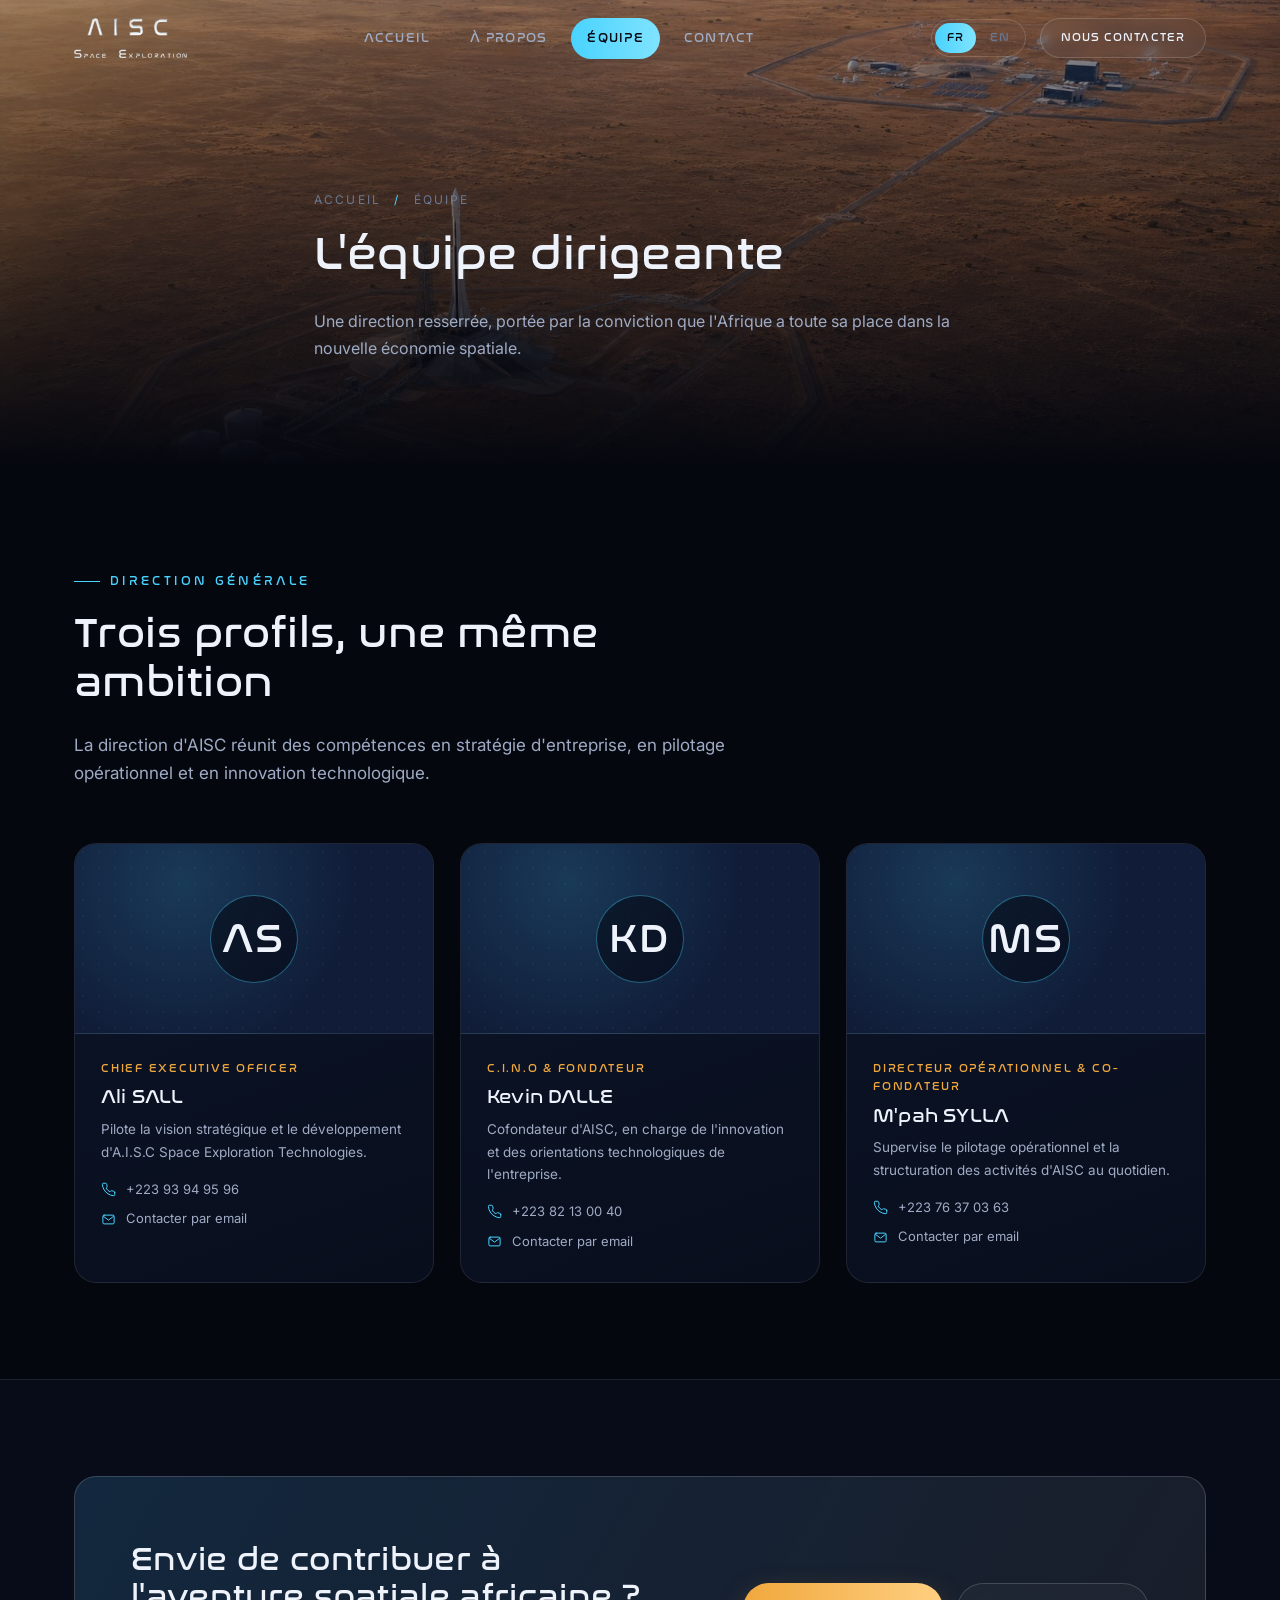
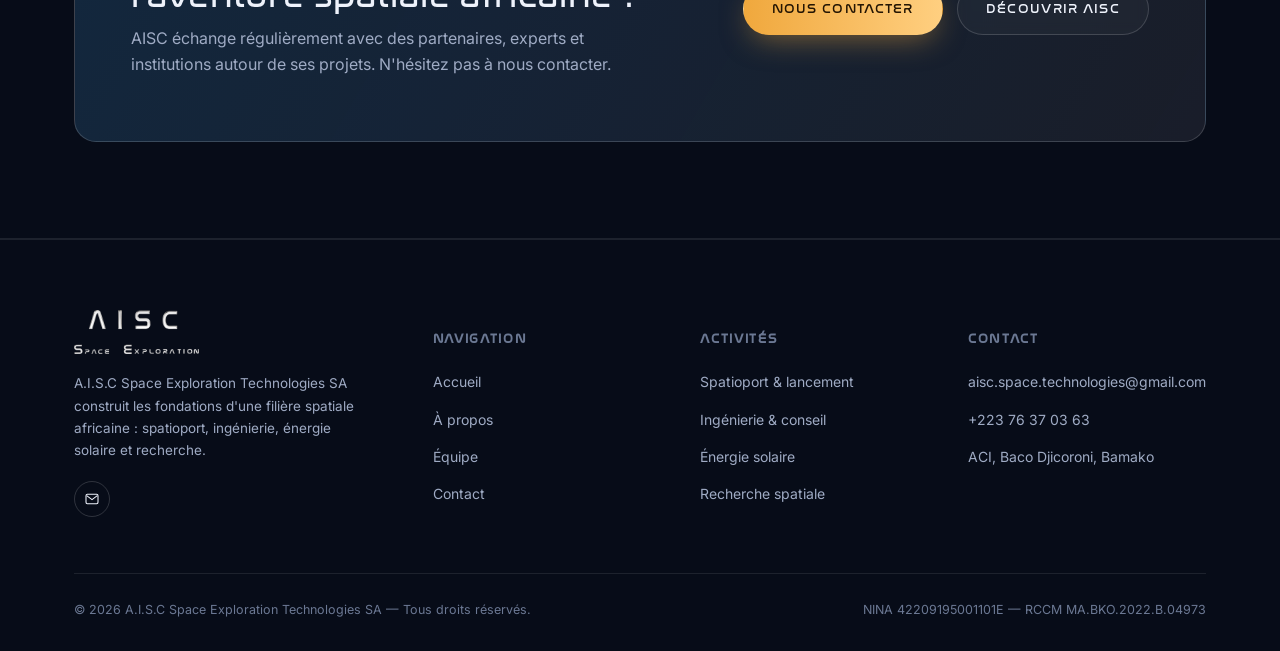
<file: aisc-site 3/equipe.html>
<!DOCTYPE html>
<html lang="fr">
<head>
<meta charset="UTF-8">
<meta name="viewport" content="width=device-width, initial-scale=1.0">
<title>Équipe — A.I.S.C Space Exploration Technologies</title>
<meta name="description" content="L'équipe dirigeante d'A.I.S.C Space Exploration Technologies SA : direction générale, direction opérationnelle et innovation.">
<meta property="og:title" content="Équipe — A.I.S.C Space Exploration Technologies">
<meta property="og:image" content="assets/img/control-room.jpg">
<link rel="icon" type="image/svg+xml" href="assets/img/favicon.svg">
<link rel="preconnect" href="https://fonts.googleapis.com">
<link rel="preconnect" href="https://fonts.gstatic.com" crossorigin>
<link href="https://fonts.googleapis.com/css2?family=Inter:wght@400;500;600;700&display=swap" rel="stylesheet">
<link rel="stylesheet" href="assets/css/style.css">
</head>
<body>

<!-- ============ HEADER ============ -->
<header class="site-header">
  <div class="container">
    <a href="index.html" class="brand">
      <img src="assets/img/logo-header.png" alt="A.I.S.C Space Exploration Technologies" class="brand-logo">
    </a>

    <nav class="nav-links">
      <a href="index.html">Accueil</a>
      <a href="a-propos.html">À propos</a>
      <a href="equipe.html">Équipe</a>
      <a href="contact.html">Contact</a>
    </nav>

    <div class="nav-cta">
      <div class="lang-switch">
        <a href="equipe.html" class="is-active">FR</a>
        <a href="en/team.html">EN</a>
      </div>
      <a href="contact.html" class="btn btn-ghost btn-sm">Nous contacter</a>
      <button class="nav-toggle" aria-label="Ouvrir le menu" aria-expanded="false">
        <span></span><span></span><span></span>
      </button>
    </div>
  </div>
</header>

<!-- ============ PAGE HERO ============ -->
<section class="page-hero">
  <div class="hero-bg" style="background-image:url('assets/img/spaceport.jpg');"></div>
  <div class="container page-hero-inner">
    <div class="breadcrumb">Accueil <span class="sep">/</span> Équipe</div>
    <h1 class="font-display">L'équipe dirigeante</h1>
    <p class="lead">Une direction resserrée, portée par la conviction que l'Afrique a toute sa place dans la nouvelle économie spatiale.</p>
  </div>
</section>

<!-- ============ TEAM ============ -->
<section class="section">
  <div class="container">
    <div class="section-head" data-reveal>
      <div class="eyebrow">Direction générale</div>
      <h2 class="font-display">Trois profils, une même ambition</h2>
      <p>La direction d'AISC réunit des compétences en stratégie d'entreprise, en pilotage opérationnel et en innovation technologique.</p>
    </div>

    <div class="team-grid" data-reveal>

      <div class="team-card">
        <div class="team-avatar"><span class="initials font-display">AS</span></div>
        <div class="team-body">
          <div class="team-role">Chief Executive Officer</div>
          <h3 class="font-display">Ali SALL</h3>
          <p>Pilote la vision stratégique et le développement d'A.I.S.C Space Exploration Technologies.</p>
          <div class="team-contact">
            <a href="tel:+22393949596">
              <svg viewBox="0 0 24 24" fill="none" stroke="currentColor" stroke-width="1.6" stroke-linecap="round" stroke-linejoin="round"><path d="M22 16.9v3a2 2 0 0 1-2.2 2 19.8 19.8 0 0 1-8.6-3 19.5 19.5 0 0 1-6-6 19.8 19.8 0 0 1-3-8.7A2 2 0 0 1 4.1 2h3a2 2 0 0 1 2 1.7c.1.9.3 1.8.6 2.7a2 2 0 0 1-.4 2.1L8.1 9.7a16 16 0 0 0 6 6l1.2-1.2a2 2 0 0 1 2.1-.4c.9.3 1.8.5 2.7.6a2 2 0 0 1 1.9 2.2Z"/></svg>
              +223 93 94 95 96
            </a>
            <a href="mailto:aisc.space.technologies@gmail.com">
              <svg viewBox="0 0 24 24" fill="none" stroke="currentColor" stroke-width="1.6" stroke-linecap="round" stroke-linejoin="round"><rect x="3" y="5" width="18" height="14" rx="2"/><path d="m4 7 8 6 8-6"/></svg>
              Contacter par email
            </a>
          </div>
        </div>
      </div>

      <div class="team-card">
        <div class="team-avatar"><span class="initials font-display">KD</span></div>
        <div class="team-body">
          <div class="team-role">C.I.N.O &amp; Fondateur</div>
          <h3 class="font-display">Kevin DALLE</h3>
          <p>Cofondateur d'AISC, en charge de l'innovation et des orientations technologiques de l'entreprise.</p>
          <div class="team-contact">
            <a href="tel:+22382130040">
              <svg viewBox="0 0 24 24" fill="none" stroke="currentColor" stroke-width="1.6" stroke-linecap="round" stroke-linejoin="round"><path d="M22 16.9v3a2 2 0 0 1-2.2 2 19.8 19.8 0 0 1-8.6-3 19.5 19.5 0 0 1-6-6 19.8 19.8 0 0 1-3-8.7A2 2 0 0 1 4.1 2h3a2 2 0 0 1 2 1.7c.1.9.3 1.8.6 2.7a2 2 0 0 1-.4 2.1L8.1 9.7a16 16 0 0 0 6 6l1.2-1.2a2 2 0 0 1 2.1-.4c.9.3 1.8.5 2.7.6a2 2 0 0 1 1.9 2.2Z"/></svg>
              +223 82 13 00 40
            </a>
            <a href="mailto:aisc.space.technologies@gmail.com">
              <svg viewBox="0 0 24 24" fill="none" stroke="currentColor" stroke-width="1.6" stroke-linecap="round" stroke-linejoin="round"><rect x="3" y="5" width="18" height="14" rx="2"/><path d="m4 7 8 6 8-6"/></svg>
              Contacter par email
            </a>
          </div>
        </div>
      </div>

      <div class="team-card">
        <div class="team-avatar"><span class="initials font-display">MS</span></div>
        <div class="team-body">
          <div class="team-role">Directeur Opérationnel &amp; Co-fondateur</div>
          <h3 class="font-display">M'pah SYLLA</h3>
          <p>Supervise le pilotage opérationnel et la structuration des activités d'AISC au quotidien.</p>
          <div class="team-contact">
            <a href="tel:+22376370363">
              <svg viewBox="0 0 24 24" fill="none" stroke="currentColor" stroke-width="1.6" stroke-linecap="round" stroke-linejoin="round"><path d="M22 16.9v3a2 2 0 0 1-2.2 2 19.8 19.8 0 0 1-8.6-3 19.5 19.5 0 0 1-6-6 19.8 19.8 0 0 1-3-8.7A2 2 0 0 1 4.1 2h3a2 2 0 0 1 2 1.7c.1.9.3 1.8.6 2.7a2 2 0 0 1-.4 2.1L8.1 9.7a16 16 0 0 0 6 6l1.2-1.2a2 2 0 0 1 2.1-.4c.9.3 1.8.5 2.7.6a2 2 0 0 1 1.9 2.2Z"/></svg>
              +223 76 37 03 63
            </a>
            <a href="mailto:aisc.space.technologies@gmail.com">
              <svg viewBox="0 0 24 24" fill="none" stroke="currentColor" stroke-width="1.6" stroke-linecap="round" stroke-linejoin="round"><rect x="3" y="5" width="18" height="14" rx="2"/><path d="m4 7 8 6 8-6"/></svg>
              Contacter par email
            </a>
          </div>
        </div>
      </div>

    </div>
  </div>
</section>

<!-- ============ REJOINDRE ============ -->
<section class="section section--alt">
  <div class="container">
    <div class="cta-banner" data-reveal>
      <div>
        <h2 class="font-display">Envie de contribuer à l'aventure spatiale africaine ?</h2>
        <p>AISC échange régulièrement avec des partenaires, experts et institutions autour de ses projets. N'hésitez pas à nous contacter.</p>
      </div>
      <div class="cta-actions">
        <a href="contact.html" class="btn btn-gold">Nous contacter</a>
        <a href="a-propos.html" class="btn btn-ghost">Découvrir AISC</a>
      </div>
    </div>
  </div>
</section>

<!-- ============ FOOTER ============ -->
<footer class="site-footer">
  <div class="container">
    <div class="footer-top">
      <div class="footer-brand">
        <a href="index.html" class="brand">
          <img src="assets/img/logo-header.png" alt="A.I.S.C Space Exploration Technologies" class="brand-logo">
        </a>
        <p>A.I.S.C Space Exploration Technologies SA construit les fondations d'une filière spatiale africaine : spatioport, ingénierie, énergie solaire et recherche.</p>
        <div class="social-row" style="margin-top:20px;">
          <a href="mailto:aisc.space.technologies@gmail.com" aria-label="Email"><svg viewBox="0 0 24 24" fill="none" stroke="currentColor" stroke-width="1.6"><rect x="3" y="5" width="18" height="14" rx="2"/><path d="m4 7 8 6 8-6"/></svg></a>
        </div>
      </div>

      <div class="footer-col">
        <h5>Navigation</h5>
        <ul>
          <li><a href="index.html">Accueil</a></li>
          <li><a href="a-propos.html">À propos</a></li>
          <li><a href="equipe.html">Équipe</a></li>
          <li><a href="contact.html">Contact</a></li>
        </ul>
      </div>

      <div class="footer-col">
        <h5>Activités</h5>
        <ul>
          <li><a href="a-propos.html#activites">Spatioport &amp; lancement</a></li>
          <li><a href="a-propos.html#activites">Ingénierie &amp; conseil</a></li>
          <li><a href="a-propos.html#activites">Énergie solaire</a></li>
          <li><a href="a-propos.html#activites">Recherche spatiale</a></li>
        </ul>
      </div>

      <div class="footer-col">
        <h5>Contact</h5>
        <ul>
          <li><a href="mailto:aisc.space.technologies@gmail.com">aisc.space.technologies@gmail.com</a></li>
          <li><a href="tel:+22376370363">+223 76 37 03 63</a></li>
          <li><a href="contact.html">ACI, Baco Djicoroni, Bamako</a></li>
        </ul>
      </div>
    </div>

    <div class="footer-bottom">
      <span>© <span id="year">2026</span> A.I.S.C Space Exploration Technologies SA — Tous droits réservés.</span>
      <span>NINA 42209195001101E — RCCM MA.BKO.2022.B.04973</span>
    </div>
  </div>
</footer>

<button class="to-top" aria-label="Retour en haut">
  <svg viewBox="0 0 24 24" fill="none" stroke="currentColor" stroke-width="2" stroke-linecap="round" stroke-linejoin="round"><path d="m18 15-6-6-6 6"/></svg>
</button>

<script src="assets/js/script.js"></script>
</body>
</html>
</file>
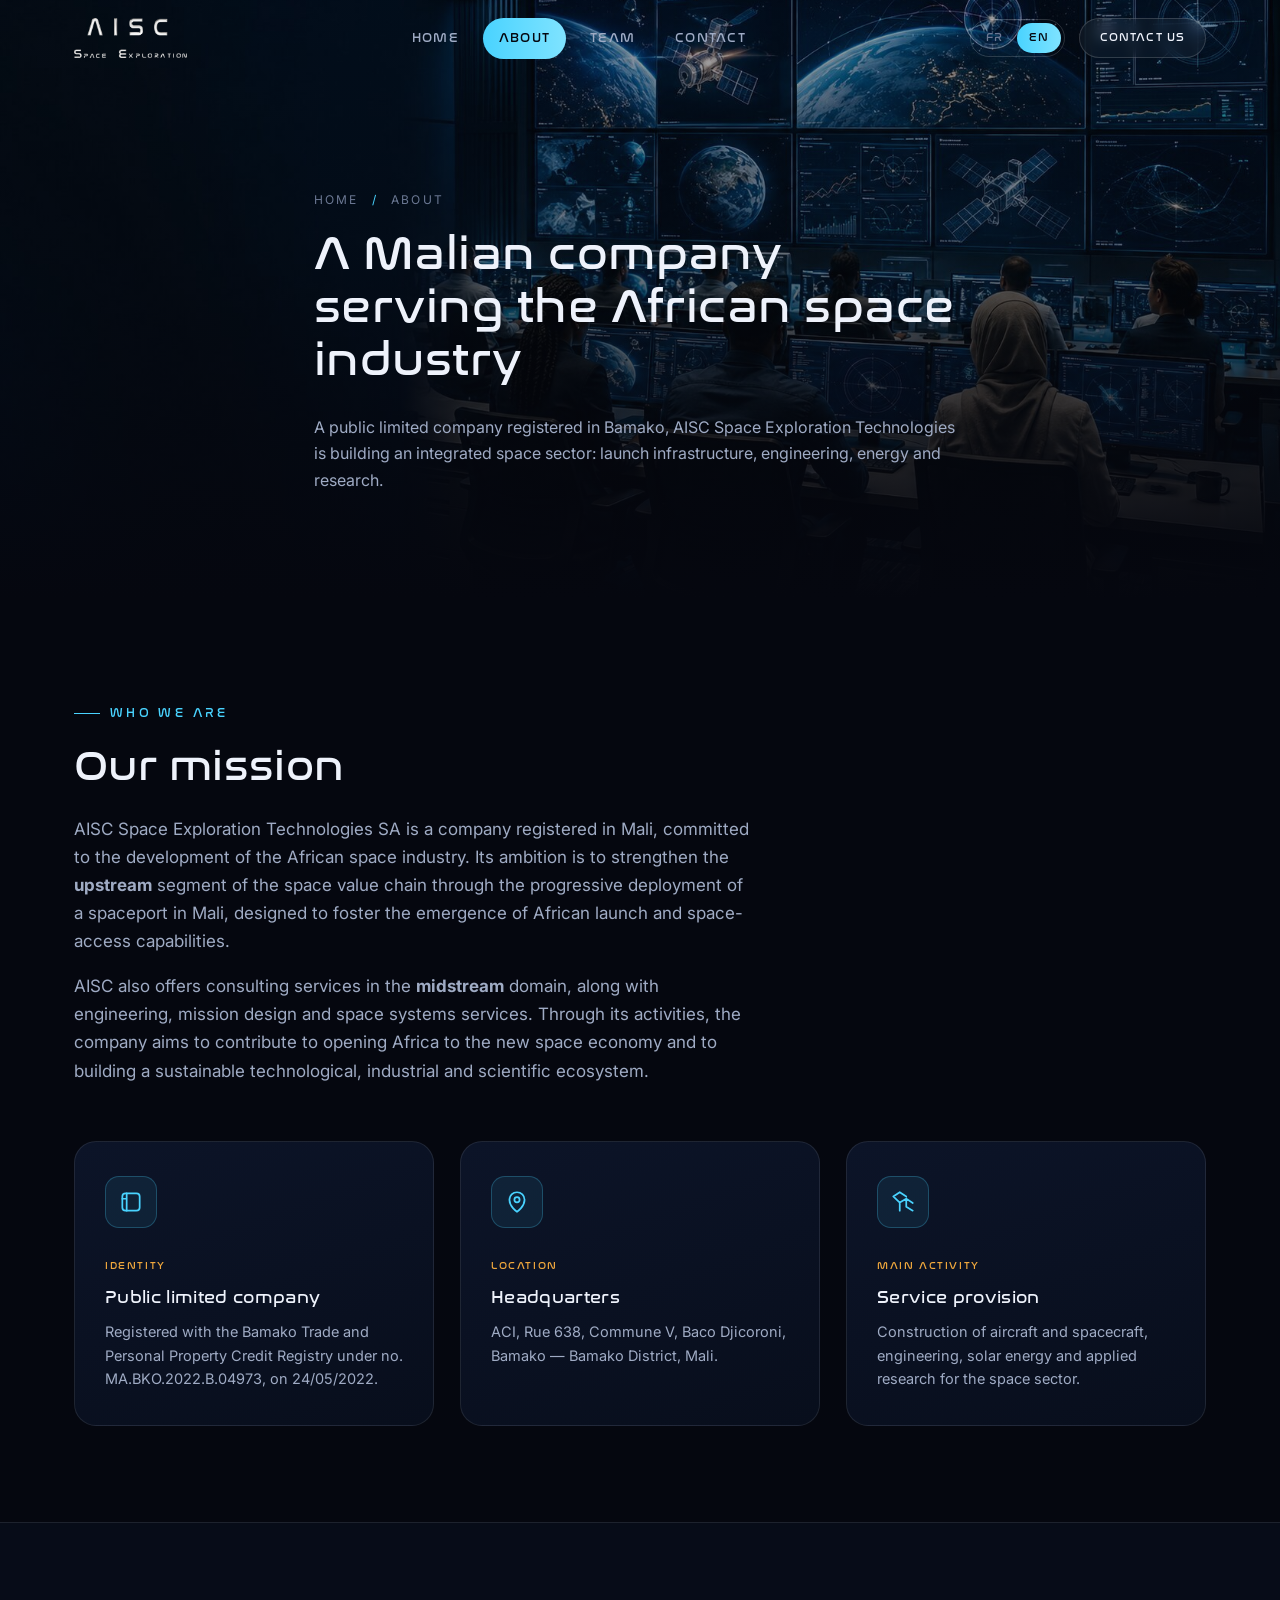
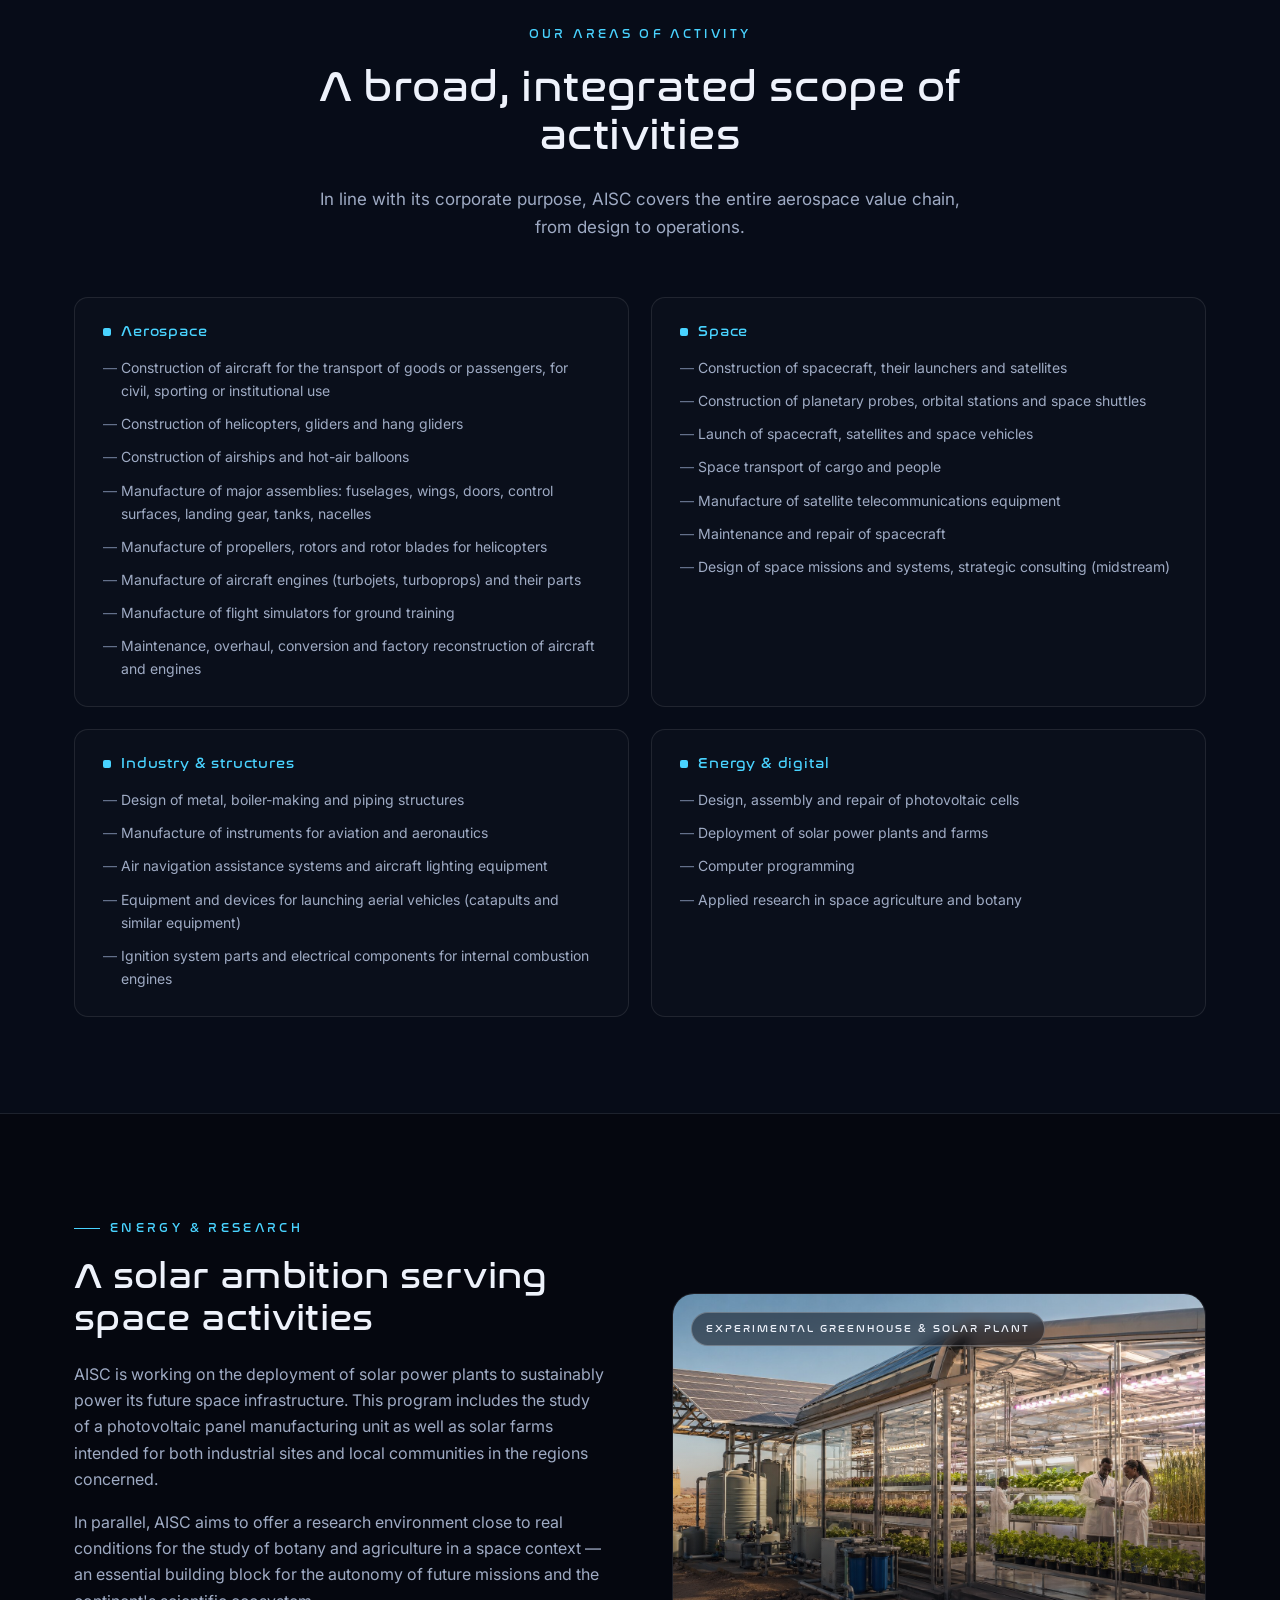
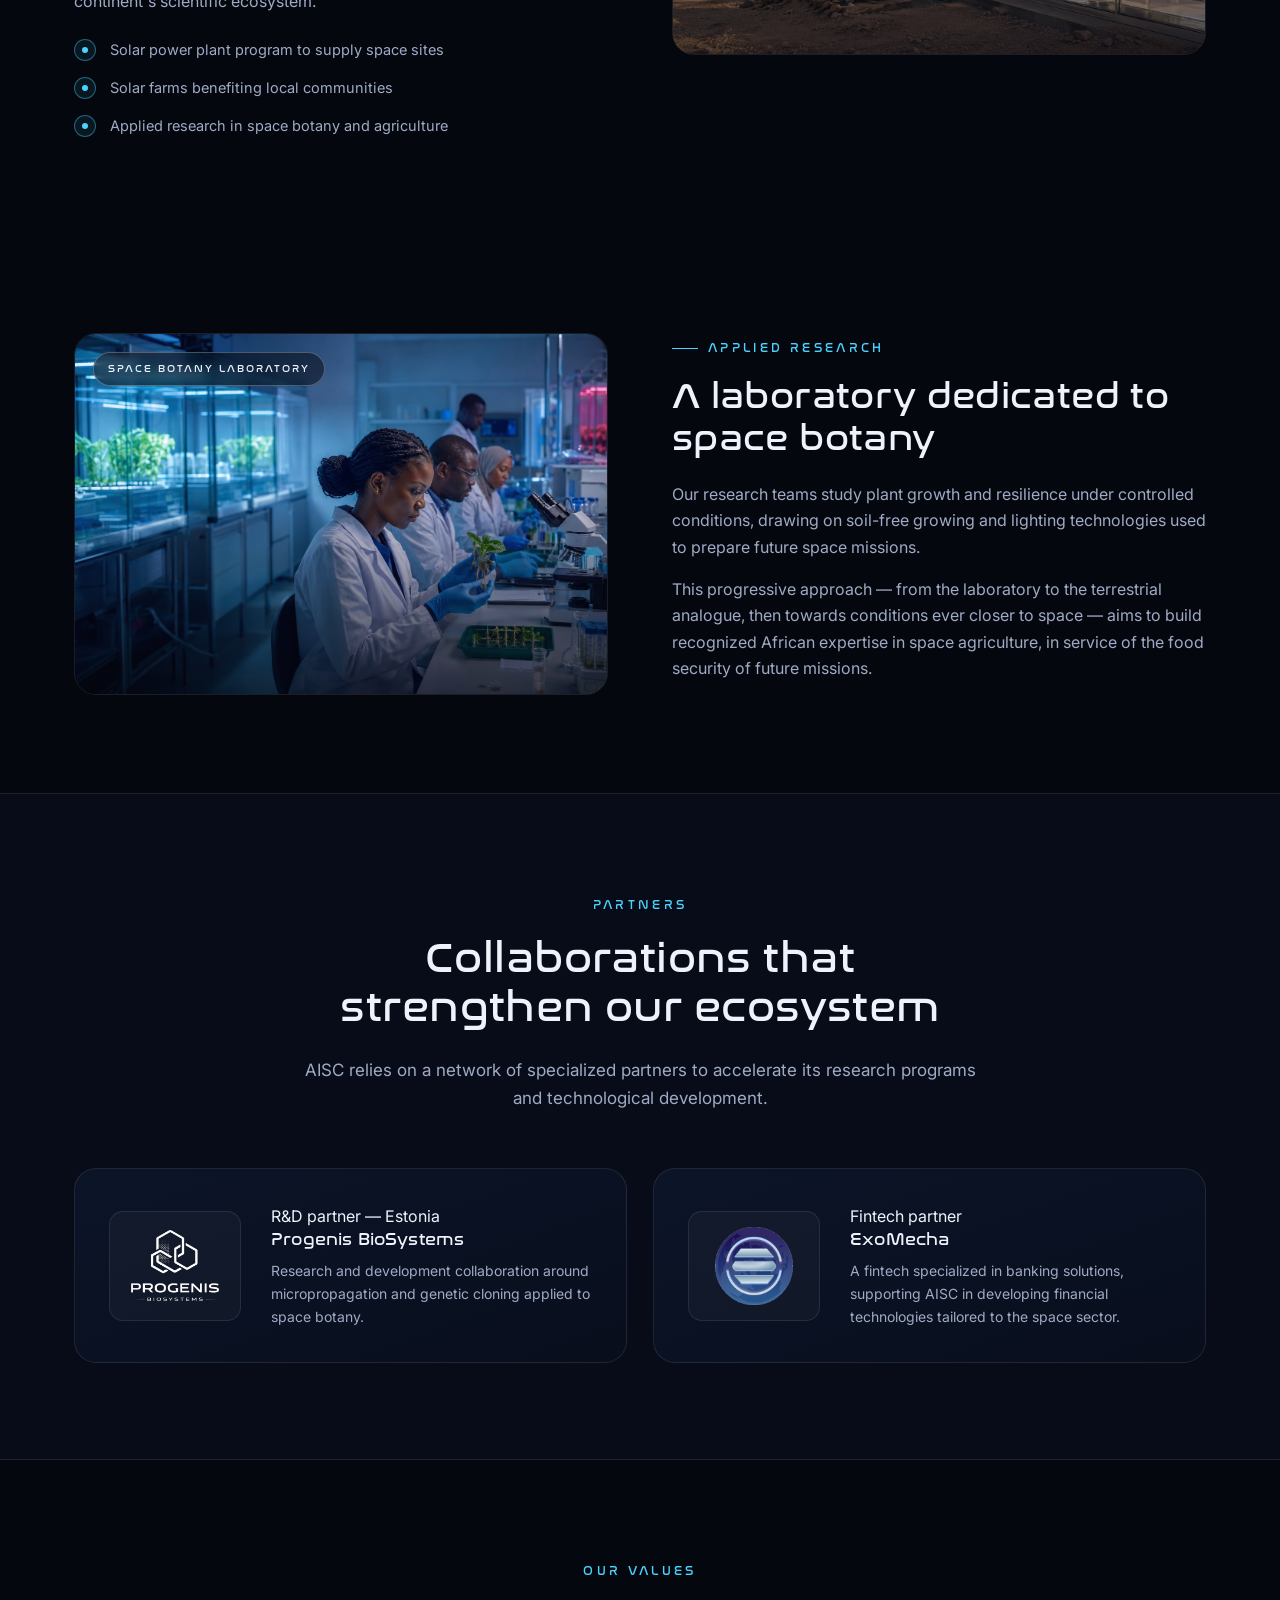
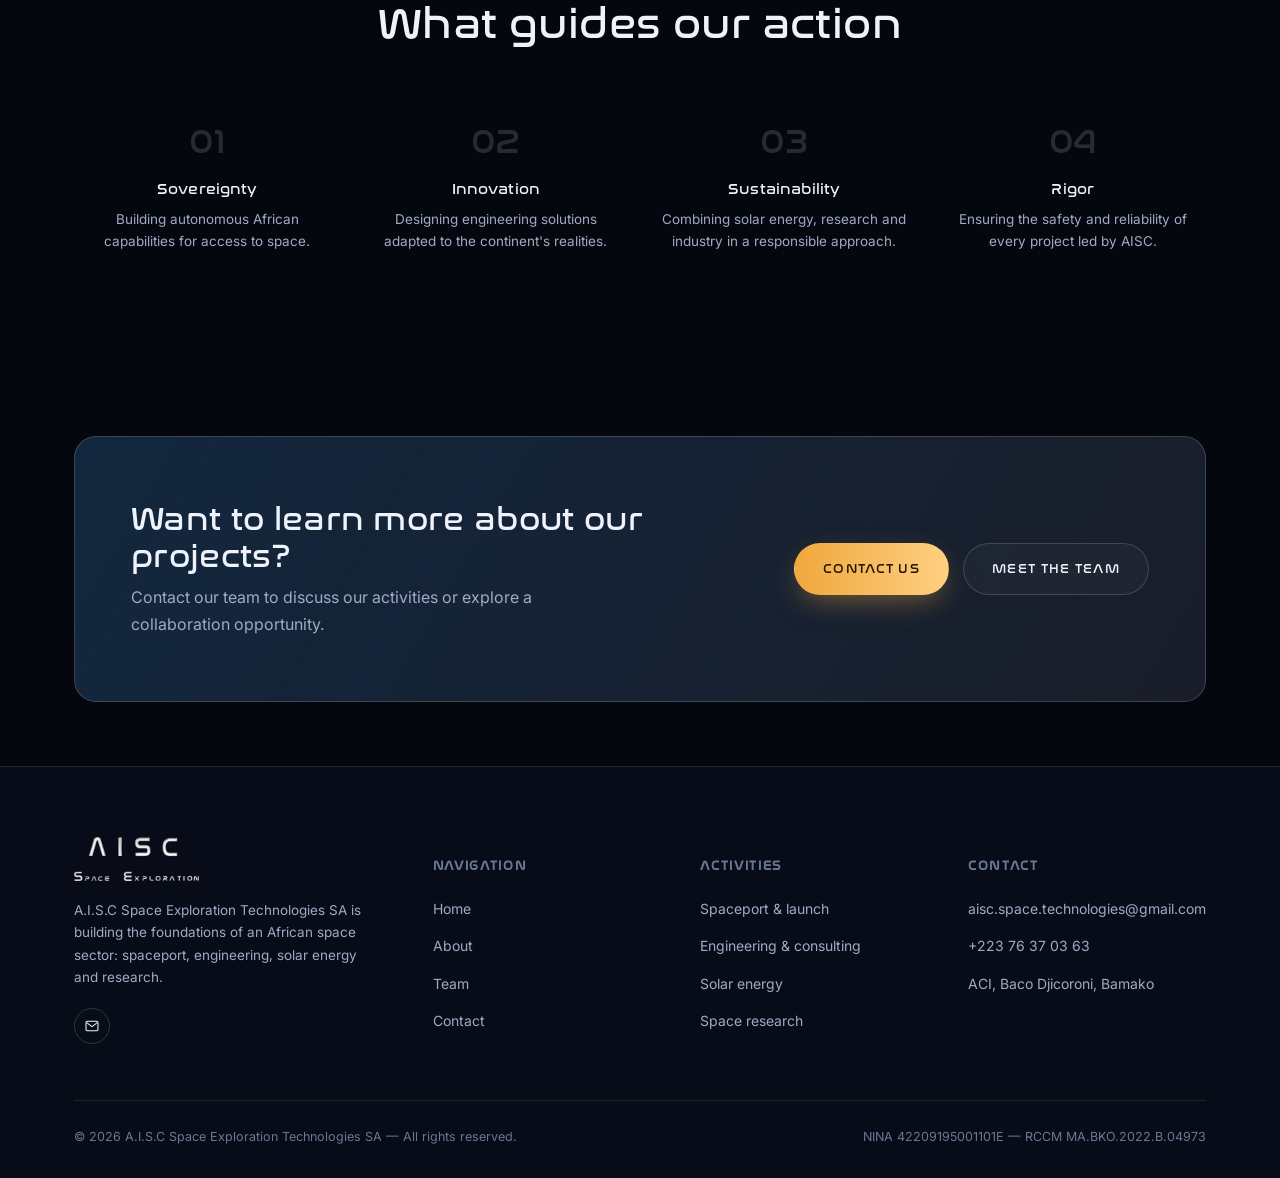
<file: aisc-site 3/en/about.html>
<!DOCTYPE html>
<html lang="en">
<head>
<meta charset="UTF-8">
<meta name="viewport" content="width=device-width, initial-scale=1.0">
<title>About — A.I.S.C Space Exploration Technologies</title>
<meta name="description" content="Discover the mission, legal identity and areas of activity of A.I.S.C Space Exploration Technologies SA: aerospace, space, solar energy and research.">
<meta property="og:title" content="About — A.I.S.C Space Exploration Technologies">
<meta property="og:image" content="../assets/img/spaceport.jpg">
<link rel="icon" type="image/svg+xml" href="../assets/img/favicon.svg">
<link rel="preconnect" href="https://fonts.googleapis.com">
<link rel="preconnect" href="https://fonts.gstatic.com" crossorigin>
<link href="https://fonts.googleapis.com/css2?family=Inter:wght@400;500;600;700&display=swap" rel="stylesheet">
<link rel="stylesheet" href="../assets/css/style.css">
</head>
<body>

<!-- ============ HEADER ============ -->
<header class="site-header">
  <div class="container">
    <a href="index.html" class="brand">
      <img src="../assets/img/logo-header.png" alt="A.I.S.C Space Exploration Technologies" class="brand-logo">
    </a>

    <nav class="nav-links">
      <a href="index.html">Home</a>
      <a href="about.html">About</a>
      <a href="team.html">Team</a>
      <a href="contact.html">Contact</a>
    </nav>

    <div class="nav-cta">
      <div class="lang-switch">
        <a href="../a-propos.html">FR</a>
        <a href="about.html" class="is-active">EN</a>
      </div>
      <a href="contact.html" class="btn btn-ghost btn-sm">Contact us</a>
      <button class="nav-toggle" aria-label="Open menu" aria-expanded="false">
        <span></span><span></span><span></span>
      </button>
    </div>
  </div>
</header>

<!-- ============ PAGE HERO ============ -->
<section class="page-hero">
  <div class="hero-bg" style="background-image:url('../assets/img/control-room.jpg');"></div>
  <div class="container page-hero-inner">
    <div class="breadcrumb">Home <span class="sep">/</span> About</div>
    <h1 class="font-display">A Malian company serving the African space industry</h1>
    <p class="lead">A public limited company registered in Bamako, AISC Space Exploration Technologies is building an integrated space sector: launch infrastructure, engineering, energy and research.</p>
  </div>
</section>

<!-- ============ MISSION ============ -->
<section class="section">
  <div class="container">
    <div class="section-head" data-reveal>
      <div class="eyebrow">Who we are</div>
      <h2 class="font-display">Our mission</h2>
      <p>AISC Space Exploration Technologies SA is a company registered in Mali, committed to the development of the African space industry. Its ambition is to strengthen the <strong>upstream</strong> segment of the space value chain through the progressive deployment of a spaceport in Mali, designed to foster the emergence of African launch and space-access capabilities.</p>
      <p>AISC also offers consulting services in the <strong>midstream</strong> domain, along with engineering, mission design and space systems services. Through its activities, the company aims to contribute to opening Africa to the new space economy and to building a sustainable technological, industrial and scientific ecosystem.</p>
    </div>

    <div class="grid grid-3" data-reveal>
      <div class="card">
        <div class="card-icon"><svg viewBox="0 0 24 24" fill="none" stroke-width="1.6" stroke-linecap="round" stroke-linejoin="round"><rect x="4" y="4" width="16" height="16" rx="3"/><path d="M8 4v16M4 9h4"/></svg></div>
        <span class="tag">Identity</span>
        <h3>Public limited company</h3>
        <p>Registered with the Bamako Trade and Personal Property Credit Registry under no. MA.BKO.2022.B.04973, on 24/05/2022.</p>
      </div>
      <div class="card">
        <div class="card-icon"><svg viewBox="0 0 24 24" fill="none" stroke-width="1.6" stroke-linecap="round" stroke-linejoin="round"><path d="M12 21s-7-4.5-7-11a7 7 0 0 1 14 0c0 6.5-7 11-7 11Z"/><circle cx="12" cy="10" r="2.4"/></svg></div>
        <span class="tag">Location</span>
        <h3>Headquarters</h3>
        <p>ACI, Rue 638, Commune V, Baco Djicoroni, Bamako — Bamako District, Mali.</p>
      </div>
      <div class="card">
        <div class="card-icon"><svg viewBox="0 0 24 24" fill="none" stroke-width="1.6" stroke-linecap="round" stroke-linejoin="round"><path d="M9 12.5 3 6.9 9 3l6 3.9M9 12.5v7.5M9 12.5l6-3.6M15 8.9v7.5L21 20l-6-3.6M15 8.9 21 13"/></svg></div>
        <span class="tag">Main activity</span>
        <h3>Service provision</h3>
        <p>Construction of aircraft and spacecraft, engineering, solar energy and applied research for the space sector.</p>
      </div>
    </div>
  </div>
</section>

<!-- ============ DETAILED ACTIVITIES ============ -->
<section class="section section--alt" id="activities">
  <div class="container">
    <div class="section-head center" data-reveal>
      <div class="eyebrow">Our areas of activity</div>
      <h2 class="font-display">A broad, integrated scope of activities</h2>
      <p>In line with its corporate purpose, AISC covers the entire aerospace value chain, from design to operations.</p>
    </div>

    <div class="activity-groups" data-reveal>
      <div class="activity-group">
        <h4 class="font-display">Aerospace</h4>
        <ul>
          <li>Construction of aircraft for the transport of goods or passengers, for civil, sporting or institutional use</li>
          <li>Construction of helicopters, gliders and hang gliders</li>
          <li>Construction of airships and hot-air balloons</li>
          <li>Manufacture of major assemblies: fuselages, wings, doors, control surfaces, landing gear, tanks, nacelles</li>
          <li>Manufacture of propellers, rotors and rotor blades for helicopters</li>
          <li>Manufacture of aircraft engines (turbojets, turboprops) and their parts</li>
          <li>Manufacture of flight simulators for ground training</li>
          <li>Maintenance, overhaul, conversion and factory reconstruction of aircraft and engines</li>
        </ul>
      </div>

      <div class="activity-group">
        <h4 class="font-display">Space</h4>
        <ul>
          <li>Construction of spacecraft, their launchers and satellites</li>
          <li>Construction of planetary probes, orbital stations and space shuttles</li>
          <li>Launch of spacecraft, satellites and space vehicles</li>
          <li>Space transport of cargo and people</li>
          <li>Manufacture of satellite telecommunications equipment</li>
          <li>Maintenance and repair of spacecraft</li>
          <li>Design of space missions and systems, strategic consulting (midstream)</li>
        </ul>
      </div>

      <div class="activity-group">
        <h4 class="font-display">Industry &amp; structures</h4>
        <ul>
          <li>Design of metal, boiler-making and piping structures</li>
          <li>Manufacture of instruments for aviation and aeronautics</li>
          <li>Air navigation assistance systems and aircraft lighting equipment</li>
          <li>Equipment and devices for launching aerial vehicles (catapults and similar equipment)</li>
          <li>Ignition system parts and electrical components for internal combustion engines</li>
        </ul>
      </div>

      <div class="activity-group">
        <h4 class="font-display">Energy &amp; digital</h4>
        <ul>
          <li>Design, assembly and repair of photovoltaic cells</li>
          <li>Deployment of solar power plants and farms</li>
          <li>Computer programming</li>
          <li>Applied research in space agriculture and botany</li>
        </ul>
      </div>
    </div>
  </div>
</section>

<!-- ============ ENERGY & RESEARCH ============ -->
<section class="section">
  <div class="container">
    <div class="split">
      <div class="split-body" data-reveal>
        <div class="eyebrow">Energy &amp; research</div>
        <h2 class="font-display">A solar ambition serving space activities</h2>
        <p>AISC is working on the deployment of solar power plants to sustainably power its future space infrastructure. This program includes the study of a photovoltaic panel manufacturing unit as well as solar farms intended for both industrial sites and local communities in the regions concerned.</p>
        <p>In parallel, AISC aims to offer a research environment close to real conditions for the study of botany and agriculture in a space context — an essential building block for the autonomy of future missions and the continent's scientific ecosystem.</p>
        <ul class="checklist">
          <li><span class="dot"></span> Solar power plant program to supply space sites</li>
          <li><span class="dot"></span> Solar farms benefiting local communities</li>
          <li><span class="dot"></span> Applied research in space botany and agriculture</li>
        </ul>
      </div>
      <div class="split-media" data-reveal>
        <span class="frame-tag">Experimental greenhouse &amp; solar plant</span>
        <img src="../assets/img/research-greenhouse-solar.jpg" alt="Experimental greenhouse powered by a solar plant, AISC pilot site" loading="lazy">
      </div>
    </div>
  </div>
</section>

<!-- ============ BOTANY LAB ============ -->
<section class="section">
  <div class="container">
    <div class="split reverse">
      <div class="split-body" data-reveal>
        <div class="eyebrow">Applied research</div>
        <h2 class="font-display">A laboratory dedicated to space botany</h2>
        <p>Our research teams study plant growth and resilience under controlled conditions, drawing on soil-free growing and lighting technologies used to prepare future space missions.</p>
        <p>This progressive approach — from the laboratory to the terrestrial analogue, then towards conditions ever closer to space — aims to build recognized African expertise in space agriculture, in service of the food security of future missions.</p>
      </div>
      <div class="split-media" data-reveal>
        <span class="frame-tag">Space botany laboratory</span>
        <img src="../assets/img/research-lab.jpg" alt="Researchers examining plants in a space botany laboratory" loading="lazy">
      </div>
    </div>
  </div>
</section>

<!-- ============ PARTNERS ============ -->
<section class="section section--alt">
  <div class="container">
    <div class="section-head center" data-reveal>
      <div class="eyebrow">Partners</div>
      <h2 class="font-display">Collaborations that strengthen our ecosystem</h2>
      <p>AISC relies on a network of specialized partners to accelerate its research programs and technological development.</p>
    </div>

    <div class="partners-grid" data-reveal>
      <div class="partner-card">
        <div class="partner-logo">
          <img src="../assets/img/partners/progenis-logo.png" alt="Progenis BioSystems logo">
        </div>
        <div class="partner-body">
          <span class="tag">R&amp;D partner — Estonia</span>
          <h3>Progenis BioSystems</h3>
          <p>Research and development collaboration around micropropagation and genetic cloning applied to space botany.</p>
        </div>
      </div>

      <div class="partner-card">
        <div class="partner-logo">
          <img src="../assets/img/partners/exomecha-logo.png" alt="ExoMecha logo">
        </div>
        <div class="partner-body">
          <span class="tag">Fintech partner</span>
          <h3>ExoMecha</h3>
          <p>A fintech specialized in banking solutions, supporting AISC in developing financial technologies tailored to the space sector.</p>
        </div>
      </div>
    </div>
  </div>
</section>

<!-- ============ VALUES ============ -->
<section class="section">
  <div class="container">
    <div class="section-head center" data-reveal>
      <div class="eyebrow">Our values</div>
      <h2 class="font-display">What guides our action</h2>
    </div>
    <div class="values-grid" data-reveal>
      <div class="value-item">
        <span class="num font-display">01</span>
        <h4 class="font-display">Sovereignty</h4>
        <p>Building autonomous African capabilities for access to space.</p>
      </div>
      <div class="value-item">
        <span class="num font-display">02</span>
        <h4 class="font-display">Innovation</h4>
        <p>Designing engineering solutions adapted to the continent's realities.</p>
      </div>
      <div class="value-item">
        <span class="num font-display">03</span>
        <h4 class="font-display">Sustainability</h4>
        <p>Combining solar energy, research and industry in a responsible approach.</p>
      </div>
      <div class="value-item">
        <span class="num font-display">04</span>
        <h4 class="font-display">Rigor</h4>
        <p>Ensuring the safety and reliability of every project led by AISC.</p>
      </div>
    </div>
  </div>
</section>

<!-- ============ CTA ============ -->
<section class="section--tight">
  <div class="container">
    <div class="cta-banner" data-reveal>
      <div>
        <h2 class="font-display">Want to learn more about our projects?</h2>
        <p>Contact our team to discuss our activities or explore a collaboration opportunity.</p>
      </div>
      <div class="cta-actions">
        <a href="contact.html" class="btn btn-gold">Contact us</a>
        <a href="team.html" class="btn btn-ghost">Meet the team</a>
      </div>
    </div>
  </div>
</section>

<!-- ============ FOOTER ============ -->
<footer class="site-footer">
  <div class="container">
    <div class="footer-top">
      <div class="footer-brand">
        <a href="index.html" class="brand">
          <img src="../assets/img/logo-header.png" alt="A.I.S.C Space Exploration Technologies" class="brand-logo">
        </a>
        <p>A.I.S.C Space Exploration Technologies SA is building the foundations of an African space sector: spaceport, engineering, solar energy and research.</p>
        <div class="social-row" style="margin-top:20px;">
          <a href="mailto:aisc.space.technologies@gmail.com" aria-label="Email"><svg viewBox="0 0 24 24" fill="none" stroke="currentColor" stroke-width="1.6"><rect x="3" y="5" width="18" height="14" rx="2"/><path d="m4 7 8 6 8-6"/></svg></a>
        </div>
      </div>

      <div class="footer-col">
        <h5>Navigation</h5>
        <ul>
          <li><a href="index.html">Home</a></li>
          <li><a href="about.html">About</a></li>
          <li><a href="team.html">Team</a></li>
          <li><a href="contact.html">Contact</a></li>
        </ul>
      </div>

      <div class="footer-col">
        <h5>Activities</h5>
        <ul>
          <li><a href="about.html#activities">Spaceport &amp; launch</a></li>
          <li><a href="about.html#activities">Engineering &amp; consulting</a></li>
          <li><a href="about.html#activities">Solar energy</a></li>
          <li><a href="about.html#activities">Space research</a></li>
        </ul>
      </div>

      <div class="footer-col">
        <h5>Contact</h5>
        <ul>
          <li><a href="mailto:aisc.space.technologies@gmail.com">aisc.space.technologies@gmail.com</a></li>
          <li><a href="tel:+22376370363">+223 76 37 03 63</a></li>
          <li><a href="contact.html">ACI, Baco Djicoroni, Bamako</a></li>
        </ul>
      </div>
    </div>

    <div class="footer-bottom">
      <span>© <span id="year">2026</span> A.I.S.C Space Exploration Technologies SA — All rights reserved.</span>
      <span>NINA 42209195001101E — RCCM MA.BKO.2022.B.04973</span>
    </div>
  </div>
</footer>

<button class="to-top" aria-label="Back to top">
  <svg viewBox="0 0 24 24" fill="none" stroke="currentColor" stroke-width="2" stroke-linecap="round" stroke-linejoin="round"><path d="m18 15-6-6-6 6"/></svg>
</button>

<script src="../assets/js/script.js"></script>
</body>
</html>
</file>
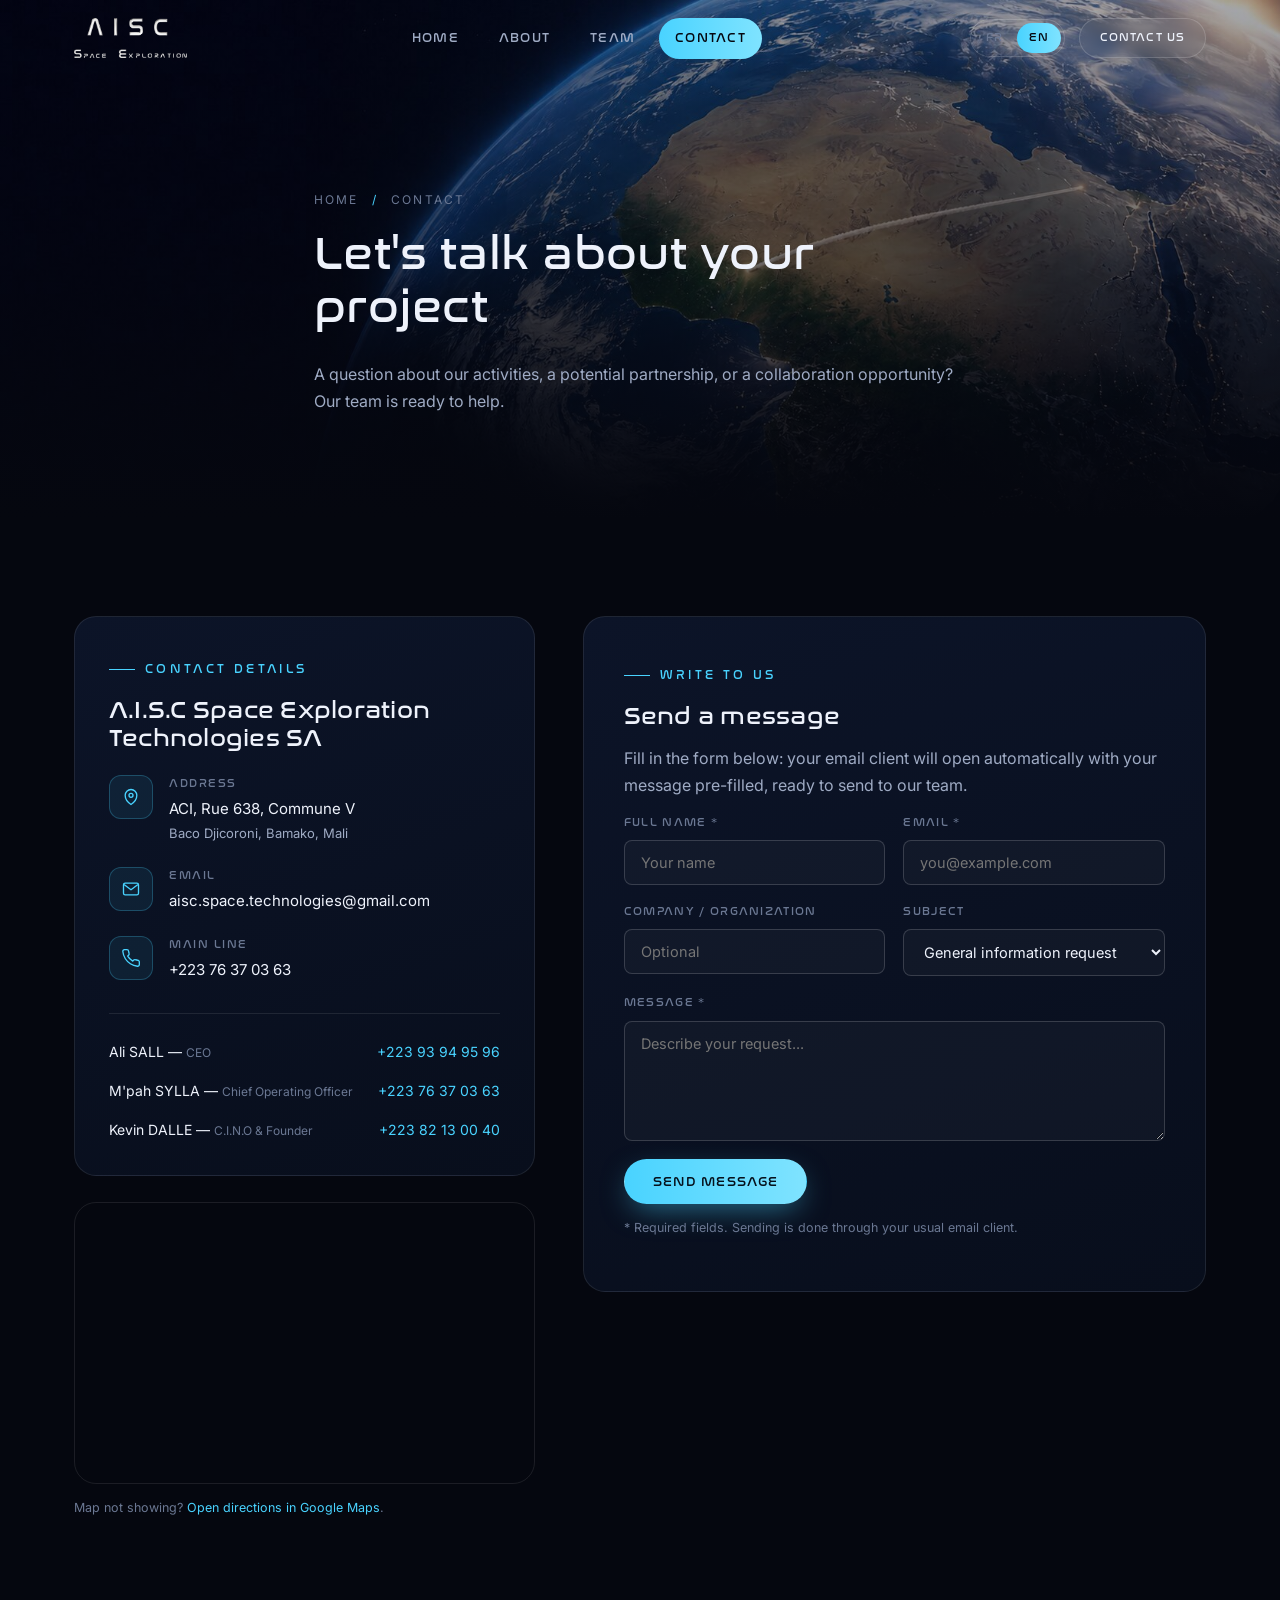
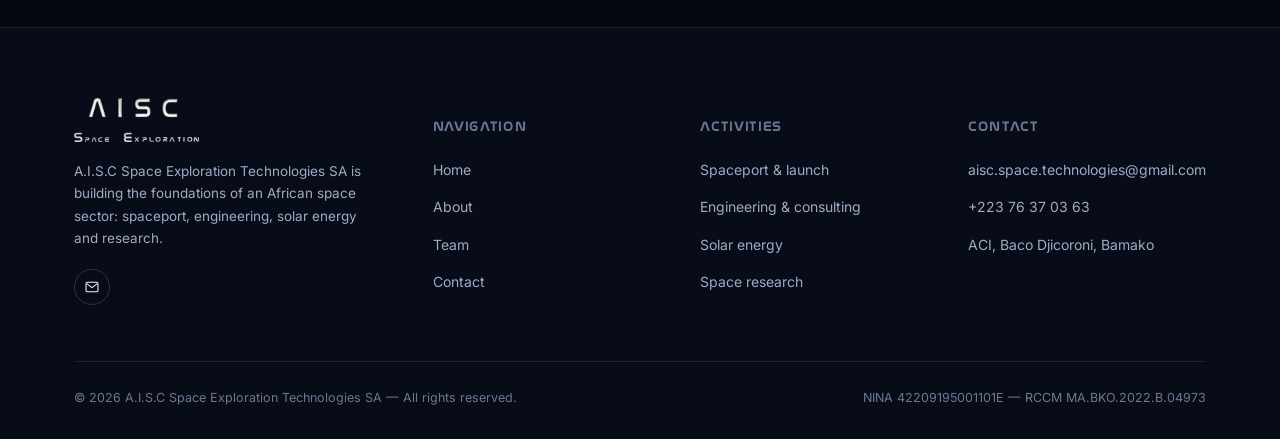
<file: aisc-site 3/en/contact.html>
<!DOCTYPE html>
<html lang="en">
<head>
<meta charset="UTF-8">
<meta name="viewport" content="width=device-width, initial-scale=1.0">
<title>Contact — A.I.S.C Space Exploration Technologies</title>
<meta name="description" content="Contact A.I.S.C Space Exploration Technologies SA in Bamako, Mali: email, phone and contact form.">
<meta property="og:title" content="Contact — A.I.S.C Space Exploration Technologies">
<meta property="og:image" content="../assets/img/earth-launch.jpg">
<link rel="icon" type="image/svg+xml" href="../assets/img/favicon.svg">
<link rel="preconnect" href="https://fonts.googleapis.com">
<link rel="preconnect" href="https://fonts.gstatic.com" crossorigin>
<link href="https://fonts.googleapis.com/css2?family=Inter:wght@400;500;600;700&display=swap" rel="stylesheet">
<link rel="stylesheet" href="../assets/css/style.css">
</head>
<body>

<!-- ============ HEADER ============ -->
<header class="site-header">
  <div class="container">
    <a href="index.html" class="brand">
      <img src="../assets/img/logo-header.png" alt="A.I.S.C Space Exploration Technologies" class="brand-logo">
    </a>

    <nav class="nav-links">
      <a href="index.html">Home</a>
      <a href="about.html">About</a>
      <a href="team.html">Team</a>
      <a href="contact.html">Contact</a>
    </nav>

    <div class="nav-cta">
      <div class="lang-switch">
        <a href="../contact.html">FR</a>
        <a href="contact.html" class="is-active">EN</a>
      </div>
      <a href="contact.html" class="btn btn-ghost btn-sm">Contact us</a>
      <button class="nav-toggle" aria-label="Open menu" aria-expanded="false">
        <span></span><span></span><span></span>
      </button>
    </div>
  </div>
</header>

<!-- ============ PAGE HERO ============ -->
<section class="page-hero">
  <div class="hero-bg" style="background-image:url('../assets/img/earth-launch.jpg');"></div>
  <div class="container page-hero-inner">
    <div class="breadcrumb">Home <span class="sep">/</span> Contact</div>
    <h1 class="font-display">Let's talk about your project</h1>
    <p class="lead">A question about our activities, a potential partnership, or a collaboration opportunity? Our team is ready to help.</p>
  </div>
</section>

<!-- ============ CONTACT ============ -->
<section class="section">
  <div class="container">
    <div class="contact-grid">

      <!-- Contact details -->
      <div data-reveal>
        <div class="contact-card">
          <div class="eyebrow">Contact details</div>
          <h2 class="font-display" style="font-size:24px;">A.I.S.C Space Exploration Technologies SA</h2>

          <div class="contact-list">
            <div class="item">
              <span class="icon"><svg viewBox="0 0 24 24" fill="none" stroke="currentColor" stroke-width="1.6" stroke-linecap="round" stroke-linejoin="round"><path d="M12 21s-7-4.5-7-11a7 7 0 0 1 14 0c0 6.5-7 11-7 11Z"/><circle cx="12" cy="10" r="2.4"/></svg></span>
              <div>
                <div class="label">Address</div>
                <div class="value">ACI, Rue 638, Commune V<br><small>Baco Djicoroni, Bamako, Mali</small></div>
              </div>
            </div>

            <div class="item">
              <span class="icon"><svg viewBox="0 0 24 24" fill="none" stroke="currentColor" stroke-width="1.6" stroke-linecap="round" stroke-linejoin="round"><rect x="3" y="5" width="18" height="14" rx="2"/><path d="m4 7 8 6 8-6"/></svg></span>
              <div>
                <div class="label">Email</div>
                <div class="value"><a href="mailto:aisc.space.technologies@gmail.com">aisc.space.technologies@gmail.com</a></div>
              </div>
            </div>

            <div class="item">
              <span class="icon"><svg viewBox="0 0 24 24" fill="none" stroke="currentColor" stroke-width="1.6" stroke-linecap="round" stroke-linejoin="round"><path d="M22 16.9v3a2 2 0 0 1-2.2 2 19.8 19.8 0 0 1-8.6-3 19.5 19.5 0 0 1-6-6 19.8 19.8 0 0 1-3-8.7A2 2 0 0 1 4.1 2h3a2 2 0 0 1 2 1.7c.1.9.3 1.8.6 2.7a2 2 0 0 1-.4 2.1L8.1 9.7a16 16 0 0 0 6 6l1.2-1.2a2 2 0 0 1 2.1-.4c.9.3 1.8.5 2.7.6a2 2 0 0 1 1.9 2.2Z"/></svg></span>
              <div>
                <div class="label">Main line</div>
                <div class="value"><a href="tel:+22376370363">+223 76 37 03 63</a></div>
              </div>
            </div>
          </div>

          <div class="contact-people">
            <div class="person">
              <span><span class="name">Ali SALL</span> — <span class="role">CEO</span></span>
              <a href="tel:+22393949596">+223 93 94 95 96</a>
            </div>
            <div class="person">
              <span><span class="name">M'pah SYLLA</span> — <span class="role">Chief Operating Officer</span></span>
              <a href="tel:+22376370363">+223 76 37 03 63</a>
            </div>
            <div class="person">
              <span><span class="name">Kevin DALLE</span> — <span class="role">C.I.N.O &amp; Founder</span></span>
              <a href="tel:+22382130040">+223 82 13 00 40</a>
            </div>
          </div>
        </div>

        <div class="map-embed">
          <iframe
            src="https://www.google.com/maps?q=ACI,+Baco+Djicoroni,+Commune+V,+Bamako,+Mali&output=embed"
            loading="lazy"
            referrerpolicy="no-referrer-when-downgrade"
            title="A.I.S.C Space Exploration Technologies location in Bamako">
          </iframe>
        </div>
        <p class="form-note">
          Map not showing? <a href="https://www.google.com/maps/search/?api=1&query=ACI,+Baco+Djicoroni,+Commune+V,+Bamako,+Mali" target="_blank" rel="noopener" style="color:var(--cyan);">Open directions in Google Maps</a>.
        </p>
      </div>

      <!-- Form -->
      <div data-reveal>
        <div class="form-card">
          <div class="eyebrow">Write to us</div>
          <h2 class="font-display" style="font-size:24px;">Send a message</h2>
          <p style="margin-top:8px;">Fill in the form below: your email client will open automatically with your message pre-filled, ready to send to our team.</p>

          <form id="contact-form" novalidate>
            <div class="form-row">
              <div class="field">
                <label for="name">Full name *</label>
                <input type="text" id="name" name="name" placeholder="Your name" required>
              </div>
              <div class="field">
                <label for="email">Email *</label>
                <input type="email" id="email" name="email" placeholder="you@example.com" required>
              </div>
            </div>

            <div class="form-row">
              <div class="field">
                <label for="org">Company / Organization</label>
                <input type="text" id="org" name="org" placeholder="Optional">
              </div>
              <div class="field">
                <label for="subject">Subject</label>
                <select id="subject" name="subject">
                  <option value="General information request">General information request</option>
                  <option value="Partnership / Collaboration">Partnership / Collaboration</option>
                  <option value="Investment">Investment</option>
                  <option value="Press / Media">Press / Media</option>
                  <option value="Other">Other</option>
                </select>
              </div>
            </div>

            <div class="form-row">
              <div class="field full">
                <label for="message">Message *</label>
                <textarea id="message" name="message" placeholder="Describe your request..." required></textarea>
              </div>
            </div>

            <button type="submit" class="btn btn-primary">Send message</button>
            <p class="form-note">* Required fields. Sending is done through your usual email client.</p>
            <p class="form-status" id="form-status"></p>
          </form>
        </div>
      </div>

    </div>
  </div>
</section>

<!-- ============ FOOTER ============ -->
<footer class="site-footer">
  <div class="container">
    <div class="footer-top">
      <div class="footer-brand">
        <a href="index.html" class="brand">
          <img src="../assets/img/logo-header.png" alt="A.I.S.C Space Exploration Technologies" class="brand-logo">
        </a>
        <p>A.I.S.C Space Exploration Technologies SA is building the foundations of an African space sector: spaceport, engineering, solar energy and research.</p>
        <div class="social-row" style="margin-top:20px;">
          <a href="mailto:aisc.space.technologies@gmail.com" aria-label="Email"><svg viewBox="0 0 24 24" fill="none" stroke="currentColor" stroke-width="1.6"><rect x="3" y="5" width="18" height="14" rx="2"/><path d="m4 7 8 6 8-6"/></svg></a>
        </div>
      </div>

      <div class="footer-col">
        <h5>Navigation</h5>
        <ul>
          <li><a href="index.html">Home</a></li>
          <li><a href="about.html">About</a></li>
          <li><a href="team.html">Team</a></li>
          <li><a href="contact.html">Contact</a></li>
        </ul>
      </div>

      <div class="footer-col">
        <h5>Activities</h5>
        <ul>
          <li><a href="about.html#activities">Spaceport &amp; launch</a></li>
          <li><a href="about.html#activities">Engineering &amp; consulting</a></li>
          <li><a href="about.html#activities">Solar energy</a></li>
          <li><a href="about.html#activities">Space research</a></li>
        </ul>
      </div>

      <div class="footer-col">
        <h5>Contact</h5>
        <ul>
          <li><a href="mailto:aisc.space.technologies@gmail.com">aisc.space.technologies@gmail.com</a></li>
          <li><a href="tel:+22376370363">+223 76 37 03 63</a></li>
          <li><a href="contact.html">ACI, Baco Djicoroni, Bamako</a></li>
        </ul>
      </div>
    </div>

    <div class="footer-bottom">
      <span>© <span id="year">2026</span> A.I.S.C Space Exploration Technologies SA — All rights reserved.</span>
      <span>NINA 42209195001101E — RCCM MA.BKO.2022.B.04973</span>
    </div>
  </div>
</footer>

<button class="to-top" aria-label="Back to top">
  <svg viewBox="0 0 24 24" fill="none" stroke="currentColor" stroke-width="2" stroke-linecap="round" stroke-linejoin="round"><path d="m18 15-6-6-6 6"/></svg>
</button>

<script src="../assets/js/script.js"></script>
</body>
</html>
</file>
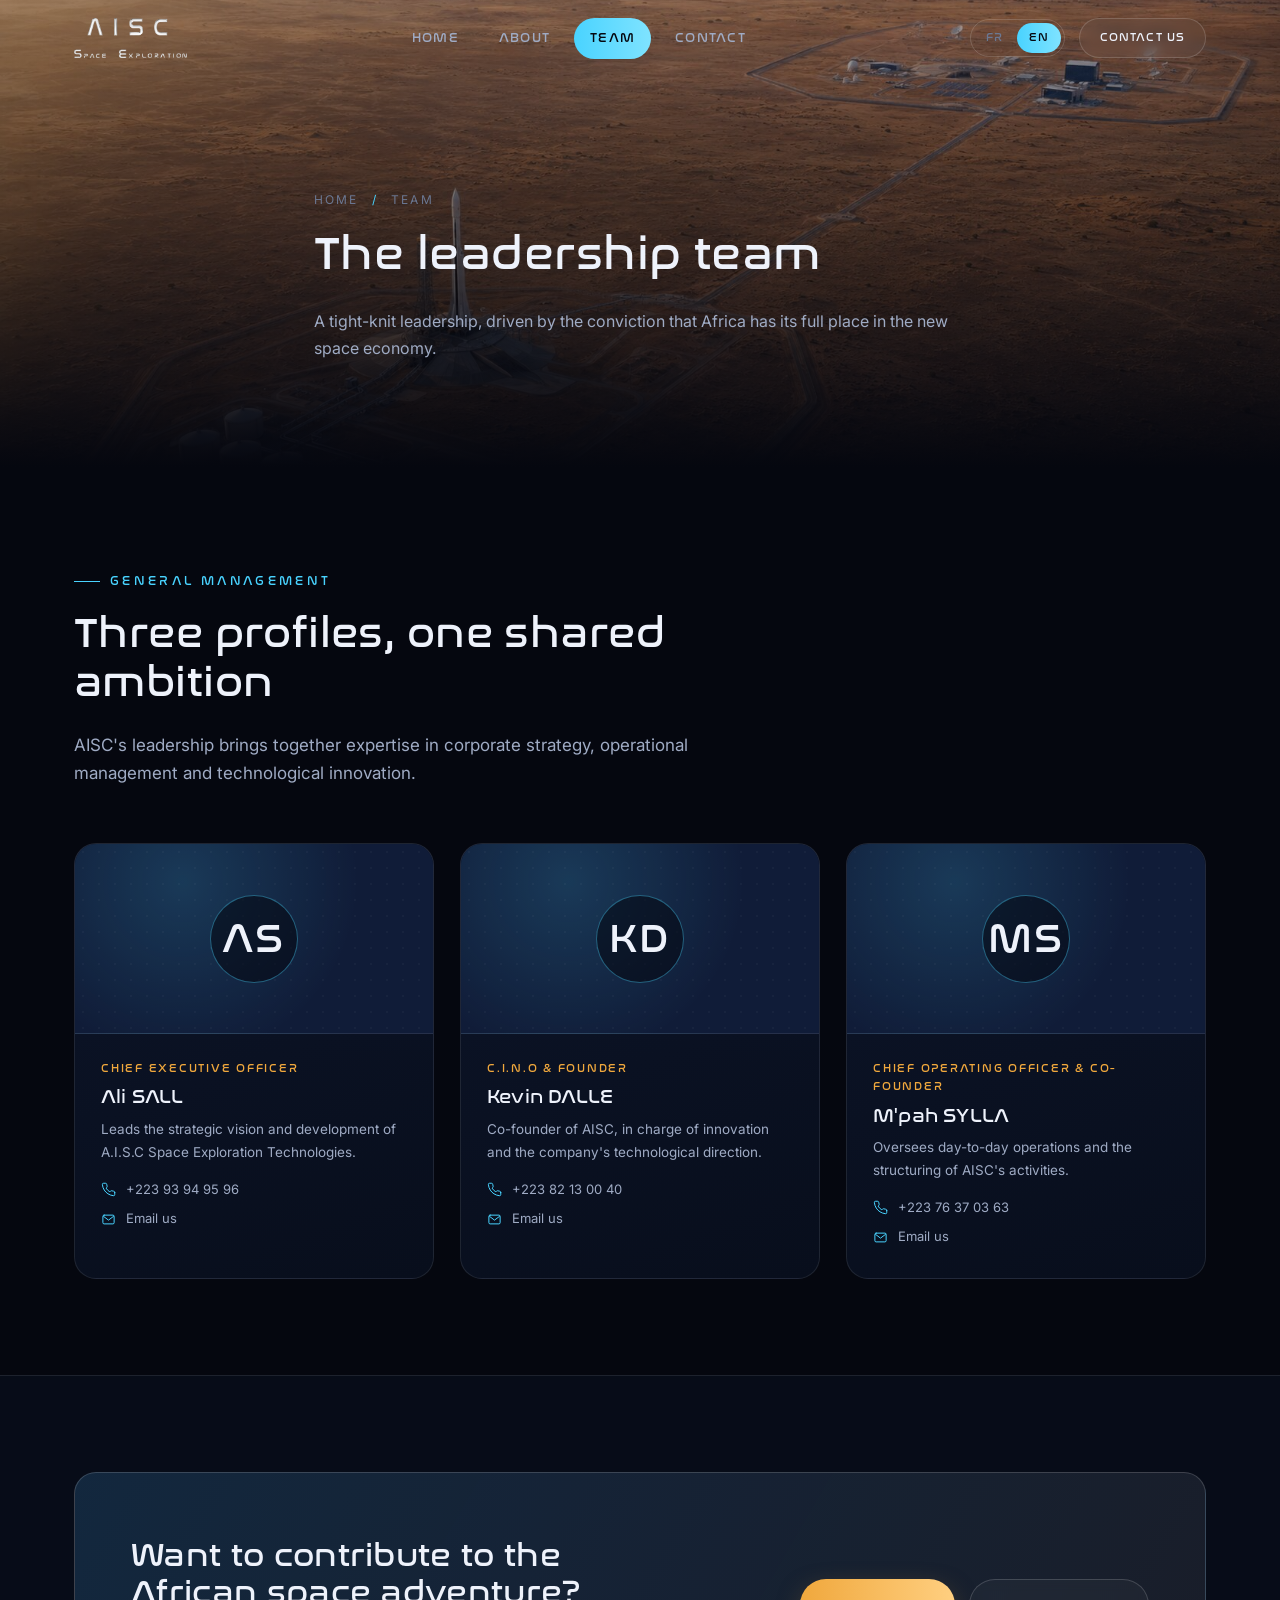
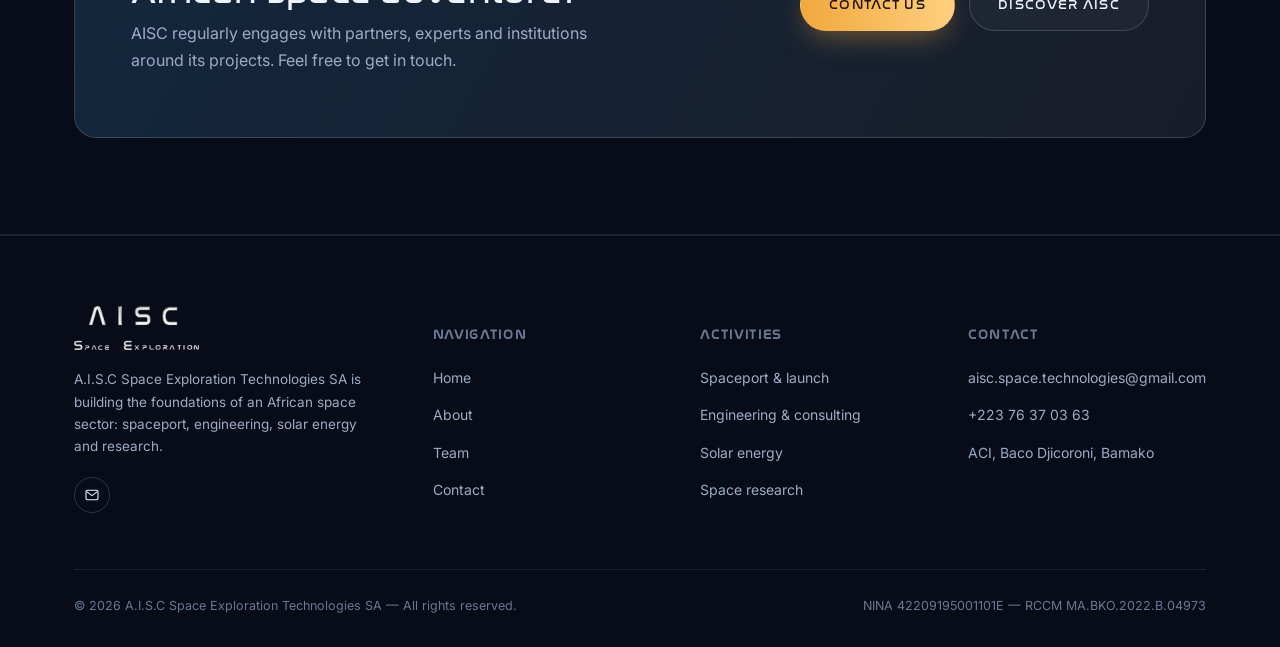
<file: aisc-site 3/en/team.html>
<!DOCTYPE html>
<html lang="en">
<head>
<meta charset="UTF-8">
<meta name="viewport" content="width=device-width, initial-scale=1.0">
<title>Team — A.I.S.C Space Exploration Technologies</title>
<meta name="description" content="The leadership team of A.I.S.C Space Exploration Technologies SA: general management, operations and innovation.">
<meta property="og:title" content="Team — A.I.S.C Space Exploration Technologies">
<meta property="og:image" content="../assets/img/control-room.jpg">
<link rel="icon" type="image/svg+xml" href="../assets/img/favicon.svg">
<link rel="preconnect" href="https://fonts.googleapis.com">
<link rel="preconnect" href="https://fonts.gstatic.com" crossorigin>
<link href="https://fonts.googleapis.com/css2?family=Inter:wght@400;500;600;700&display=swap" rel="stylesheet">
<link rel="stylesheet" href="../assets/css/style.css">
</head>
<body>

<!-- ============ HEADER ============ -->
<header class="site-header">
  <div class="container">
    <a href="index.html" class="brand">
      <img src="../assets/img/logo-header.png" alt="A.I.S.C Space Exploration Technologies" class="brand-logo">
    </a>

    <nav class="nav-links">
      <a href="index.html">Home</a>
      <a href="about.html">About</a>
      <a href="team.html">Team</a>
      <a href="contact.html">Contact</a>
    </nav>

    <div class="nav-cta">
      <div class="lang-switch">
        <a href="../equipe.html">FR</a>
        <a href="team.html" class="is-active">EN</a>
      </div>
      <a href="contact.html" class="btn btn-ghost btn-sm">Contact us</a>
      <button class="nav-toggle" aria-label="Open menu" aria-expanded="false">
        <span></span><span></span><span></span>
      </button>
    </div>
  </div>
</header>

<!-- ============ PAGE HERO ============ -->
<section class="page-hero">
  <div class="hero-bg" style="background-image:url('../assets/img/spaceport.jpg');"></div>
  <div class="container page-hero-inner">
    <div class="breadcrumb">Home <span class="sep">/</span> Team</div>
    <h1 class="font-display">The leadership team</h1>
    <p class="lead">A tight-knit leadership, driven by the conviction that Africa has its full place in the new space economy.</p>
  </div>
</section>

<!-- ============ TEAM ============ -->
<section class="section">
  <div class="container">
    <div class="section-head" data-reveal>
      <div class="eyebrow">General management</div>
      <h2 class="font-display">Three profiles, one shared ambition</h2>
      <p>AISC's leadership brings together expertise in corporate strategy, operational management and technological innovation.</p>
    </div>

    <div class="team-grid" data-reveal>

      <div class="team-card">
        <div class="team-avatar"><span class="initials font-display">AS</span></div>
        <div class="team-body">
          <div class="team-role">Chief Executive Officer</div>
          <h3 class="font-display">Ali SALL</h3>
          <p>Leads the strategic vision and development of A.I.S.C Space Exploration Technologies.</p>
          <div class="team-contact">
            <a href="tel:+22393949596">
              <svg viewBox="0 0 24 24" fill="none" stroke="currentColor" stroke-width="1.6" stroke-linecap="round" stroke-linejoin="round"><path d="M22 16.9v3a2 2 0 0 1-2.2 2 19.8 19.8 0 0 1-8.6-3 19.5 19.5 0 0 1-6-6 19.8 19.8 0 0 1-3-8.7A2 2 0 0 1 4.1 2h3a2 2 0 0 1 2 1.7c.1.9.3 1.8.6 2.7a2 2 0 0 1-.4 2.1L8.1 9.7a16 16 0 0 0 6 6l1.2-1.2a2 2 0 0 1 2.1-.4c.9.3 1.8.5 2.7.6a2 2 0 0 1 1.9 2.2Z"/></svg>
              +223 93 94 95 96
            </a>
            <a href="mailto:aisc.space.technologies@gmail.com">
              <svg viewBox="0 0 24 24" fill="none" stroke="currentColor" stroke-width="1.6" stroke-linecap="round" stroke-linejoin="round"><rect x="3" y="5" width="18" height="14" rx="2"/><path d="m4 7 8 6 8-6"/></svg>
              Email us
            </a>
          </div>
        </div>
      </div>

      <div class="team-card">
        <div class="team-avatar"><span class="initials font-display">KD</span></div>
        <div class="team-body">
          <div class="team-role">C.I.N.O &amp; Founder</div>
          <h3 class="font-display">Kevin DALLE</h3>
          <p>Co-founder of AISC, in charge of innovation and the company's technological direction.</p>
          <div class="team-contact">
            <a href="tel:+22382130040">
              <svg viewBox="0 0 24 24" fill="none" stroke="currentColor" stroke-width="1.6" stroke-linecap="round" stroke-linejoin="round"><path d="M22 16.9v3a2 2 0 0 1-2.2 2 19.8 19.8 0 0 1-8.6-3 19.5 19.5 0 0 1-6-6 19.8 19.8 0 0 1-3-8.7A2 2 0 0 1 4.1 2h3a2 2 0 0 1 2 1.7c.1.9.3 1.8.6 2.7a2 2 0 0 1-.4 2.1L8.1 9.7a16 16 0 0 0 6 6l1.2-1.2a2 2 0 0 1 2.1-.4c.9.3 1.8.5 2.7.6a2 2 0 0 1 1.9 2.2Z"/></svg>
              +223 82 13 00 40
            </a>
            <a href="mailto:aisc.space.technologies@gmail.com">
              <svg viewBox="0 0 24 24" fill="none" stroke="currentColor" stroke-width="1.6" stroke-linecap="round" stroke-linejoin="round"><rect x="3" y="5" width="18" height="14" rx="2"/><path d="m4 7 8 6 8-6"/></svg>
              Email us
            </a>
          </div>
        </div>
      </div>

      <div class="team-card">
        <div class="team-avatar"><span class="initials font-display">MS</span></div>
        <div class="team-body">
          <div class="team-role">Chief Operating Officer &amp; Co-founder</div>
          <h3 class="font-display">M'pah SYLLA</h3>
          <p>Oversees day-to-day operations and the structuring of AISC's activities.</p>
          <div class="team-contact">
            <a href="tel:+22376370363">
              <svg viewBox="0 0 24 24" fill="none" stroke="currentColor" stroke-width="1.6" stroke-linecap="round" stroke-linejoin="round"><path d="M22 16.9v3a2 2 0 0 1-2.2 2 19.8 19.8 0 0 1-8.6-3 19.5 19.5 0 0 1-6-6 19.8 19.8 0 0 1-3-8.7A2 2 0 0 1 4.1 2h3a2 2 0 0 1 2 1.7c.1.9.3 1.8.6 2.7a2 2 0 0 1-.4 2.1L8.1 9.7a16 16 0 0 0 6 6l1.2-1.2a2 2 0 0 1 2.1-.4c.9.3 1.8.5 2.7.6a2 2 0 0 1 1.9 2.2Z"/></svg>
              +223 76 37 03 63
            </a>
            <a href="mailto:aisc.space.technologies@gmail.com">
              <svg viewBox="0 0 24 24" fill="none" stroke="currentColor" stroke-width="1.6" stroke-linecap="round" stroke-linejoin="round"><rect x="3" y="5" width="18" height="14" rx="2"/><path d="m4 7 8 6 8-6"/></svg>
              Email us
            </a>
          </div>
        </div>
      </div>

    </div>
  </div>
</section>

<!-- ============ JOIN US ============ -->
<section class="section section--alt">
  <div class="container">
    <div class="cta-banner" data-reveal>
      <div>
        <h2 class="font-display">Want to contribute to the African space adventure?</h2>
        <p>AISC regularly engages with partners, experts and institutions around its projects. Feel free to get in touch.</p>
      </div>
      <div class="cta-actions">
        <a href="contact.html" class="btn btn-gold">Contact us</a>
        <a href="about.html" class="btn btn-ghost">Discover AISC</a>
      </div>
    </div>
  </div>
</section>

<!-- ============ FOOTER ============ -->
<footer class="site-footer">
  <div class="container">
    <div class="footer-top">
      <div class="footer-brand">
        <a href="index.html" class="brand">
          <img src="../assets/img/logo-header.png" alt="A.I.S.C Space Exploration Technologies" class="brand-logo">
        </a>
        <p>A.I.S.C Space Exploration Technologies SA is building the foundations of an African space sector: spaceport, engineering, solar energy and research.</p>
        <div class="social-row" style="margin-top:20px;">
          <a href="mailto:aisc.space.technologies@gmail.com" aria-label="Email"><svg viewBox="0 0 24 24" fill="none" stroke="currentColor" stroke-width="1.6"><rect x="3" y="5" width="18" height="14" rx="2"/><path d="m4 7 8 6 8-6"/></svg></a>
        </div>
      </div>

      <div class="footer-col">
        <h5>Navigation</h5>
        <ul>
          <li><a href="index.html">Home</a></li>
          <li><a href="about.html">About</a></li>
          <li><a href="team.html">Team</a></li>
          <li><a href="contact.html">Contact</a></li>
        </ul>
      </div>

      <div class="footer-col">
        <h5>Activities</h5>
        <ul>
          <li><a href="about.html#activities">Spaceport &amp; launch</a></li>
          <li><a href="about.html#activities">Engineering &amp; consulting</a></li>
          <li><a href="about.html#activities">Solar energy</a></li>
          <li><a href="about.html#activities">Space research</a></li>
        </ul>
      </div>

      <div class="footer-col">
        <h5>Contact</h5>
        <ul>
          <li><a href="mailto:aisc.space.technologies@gmail.com">aisc.space.technologies@gmail.com</a></li>
          <li><a href="tel:+22376370363">+223 76 37 03 63</a></li>
          <li><a href="contact.html">ACI, Baco Djicoroni, Bamako</a></li>
        </ul>
      </div>
    </div>

    <div class="footer-bottom">
      <span>© <span id="year">2026</span> A.I.S.C Space Exploration Technologies SA — All rights reserved.</span>
      <span>NINA 42209195001101E — RCCM MA.BKO.2022.B.04973</span>
    </div>
  </div>
</footer>

<button class="to-top" aria-label="Back to top">
  <svg viewBox="0 0 24 24" fill="none" stroke="currentColor" stroke-width="2" stroke-linecap="round" stroke-linejoin="round"><path d="m18 15-6-6-6 6"/></svg>
</button>

<script src="../assets/js/script.js"></script>
</body>
</html>
</file>
<file: aisc-site 3/assets/css/style.css>
/* ==========================================================================
   A.I.S.C Space Exploration Technologies — Design System
   ========================================================================== */

@font-face {
  font-family: "Nasalization";
  src: url("../fonts/nasalizationrg.otf") format("opentype");
  font-weight: 400;
  font-style: normal;
  font-display: swap;
}

:root {
  /* Surfaces */
  --bg: #05070f;
  --bg-soft: #070c18;
  --panel: #0c1428;
  --panel-2: #101c38;
  --border: rgba(255, 255, 255, 0.09);
  --border-strong: rgba(255, 255, 255, 0.16);

  /* Text */
  --text: #eef2fb;
  --text-muted: #9fabc4;
  --text-faint: #6b7893;

  /* Brand accents */
  --cyan: #49d3ff;
  --cyan-dim: #1f8fc2;
  --gold: #f0a83d;
  --gold-dim: #b97a24;

  /* Gradients */
  --grad-hero: linear-gradient(180deg, rgba(5, 7, 15, 0.35) 0%, rgba(5, 7, 15, 0.55) 45%, #05070f 100%);
  --grad-panel: linear-gradient(160deg, #0c1428 0%, #080e1c 100%);
  --grad-accent: linear-gradient(90deg, var(--cyan) 0%, #7fe3ff 100%);

  /* Type */
  --font-display: "Nasalization", "Eurostile", "Segoe UI", sans-serif;
  --font-body: "Inter", -apple-system, BlinkMacSystemFont, "Segoe UI", Roboto, sans-serif;

  /* Layout */
  --container: 1180px;
  --radius-sm: 8px;
  --radius-md: 14px;
  --radius-lg: 22px;
  --shadow-soft: 0 20px 50px -20px rgba(0, 0, 0, 0.6);
}

/* ---------- Reset ---------- */
* , *::before, *::after { box-sizing: border-box; }
html { scroll-behavior: smooth; }
body {
  margin: 0;
  background: var(--bg);
  color: var(--text);
  font-family: var(--font-body);
  font-size: 16px;
  line-height: 1.65;
  -webkit-font-smoothing: antialiased;
  overflow-x: hidden;
}
img { max-width: 100%; display: block; }
a { color: inherit; text-decoration: none; }
ul { list-style: none; margin: 0; padding: 0; }
h1, h2, h3, h4 { margin: 0 0 .6em; font-weight: 400; line-height: 1.15; letter-spacing: .01em; }
p { margin: 0 0 1em; color: var(--text-muted); }
button { font-family: inherit; cursor: pointer; }

.font-display { font-family: var(--font-display); }

/* ---------- Background texture ---------- */
body {
  background-image:
    radial-gradient(ellipse 900px 500px at 15% -10%, rgba(73, 211, 255, 0.10), transparent 60%),
    radial-gradient(ellipse 700px 500px at 90% 10%, rgba(240, 168, 61, 0.07), transparent 55%),
    var(--bg);
  background-attachment: fixed;
}

/* ---------- Container / Section ---------- */
.container { max-width: var(--container); margin: 0 auto; padding: 0 24px; }
.section { padding: 96px 0; position: relative; }
.section--tight { padding: 64px 0; }
.section--alt { background: var(--bg-soft); border-top: 1px solid var(--border); border-bottom: 1px solid var(--border); }

.eyebrow {
  display: inline-flex;
  align-items: center;
  gap: 10px;
  font-family: var(--font-display);
  font-size: 12px;
  letter-spacing: .28em;
  text-transform: uppercase;
  color: var(--cyan);
  margin-bottom: 18px;
}
.eyebrow::before {
  content: "";
  width: 26px;
  height: 1px;
  background: var(--cyan);
  display: inline-block;
}

.section-head { max-width: 680px; margin-bottom: 56px; }
.section-head h2 { font-size: clamp(28px, 3.6vw, 42px); }
.section-head p { font-size: 17px; }
.section-head.center { margin-left: auto; margin-right: auto; text-align: center; }
.section-head.center .eyebrow { justify-content: center; }
.section-head.center .eyebrow::before { display: none; }

/* ---------- Buttons ---------- */
.btn {
  display: inline-flex;
  align-items: center;
  gap: 10px;
  padding: 14px 28px;
  border-radius: 999px;
  font-family: var(--font-display);
  font-size: 13px;
  letter-spacing: .1em;
  text-transform: uppercase;
  border: 1px solid transparent;
  transition: transform .25s ease, box-shadow .25s ease, background .25s ease, border-color .25s ease, color .25s ease;
  white-space: nowrap;
}
.btn:hover { transform: translateY(-2px); }
.btn-primary {
  background: var(--grad-accent);
  color: #06111c;
  box-shadow: 0 10px 30px -8px rgba(73, 211, 255, 0.55);
}
.btn-primary:hover { box-shadow: 0 16px 36px -10px rgba(73, 211, 255, 0.7); }
.btn-ghost {
  background: rgba(255,255,255,0.03);
  color: var(--text);
  border-color: var(--border-strong);
  backdrop-filter: blur(6px);
}
.btn-ghost:hover { border-color: var(--cyan); color: var(--cyan); }
.btn-gold {
  background: linear-gradient(90deg, var(--gold), #ffcf80);
  color: #241503;
  box-shadow: 0 10px 30px -8px rgba(240, 168, 61, 0.5);
}
.btn-sm { padding: 10px 20px; font-size: 11px; }

/* ---------- Header / Nav ---------- */
.site-header {
  position: fixed;
  top: 0; left: 0; right: 0;
  z-index: 100;
  padding: 18px 0;
  transition: background .3s ease, padding .3s ease, border-color .3s ease;
  border-bottom: 1px solid transparent;
}
.site-header.is-scrolled {
  background: rgba(5, 7, 15, 0.86);
  backdrop-filter: blur(14px);
  padding: 12px 0;
  border-color: var(--border);
}
.site-header .container { display: flex; align-items: center; justify-content: space-between; gap: 24px; }

.brand { display: flex; align-items: center; gap: 12px; }
.brand-mark {
  width: 40px; height: 40px;
  border-radius: 10px;
  display: flex; align-items: center; justify-content: center;
  background: linear-gradient(160deg, var(--panel-2), var(--panel));
  border: 1px solid var(--border-strong);
  flex: none;
}
.brand-mark svg { width: 22px; height: 22px; }
.brand-word { font-family: var(--font-display); font-size: 19px; letter-spacing: .16em; line-height: 1; }
.brand-sub { display: block; font-family: var(--font-body); font-size: 9.5px; letter-spacing: .22em; color: var(--text-faint); margin-top: 4px; text-transform: uppercase; }

.brand-logo { height: 40px; width: auto; display: block; }
.footer-brand .brand-logo { height: 44px; }

.nav-links { display: flex; align-items: center; gap: 8px; }
.nav-links a {
  font-family: var(--font-display);
  font-size: 12.5px;
  letter-spacing: .1em;
  text-transform: uppercase;
  color: var(--text-muted);
  padding: 10px 16px;
  border-radius: 999px;
  transition: color .2s ease, background .2s ease;
}
.nav-links a:hover { color: var(--text); background: rgba(255,255,255,0.05); }
.nav-links a.active { color: var(--bg); background: var(--grad-accent); }

.lang-switch {
  display: flex; align-items: center;
  border: 1px solid var(--border-strong);
  border-radius: 999px;
  padding: 3px;
  gap: 2px;
  flex: none;
}
.lang-switch a {
  font-family: var(--font-display);
  font-size: 11px;
  letter-spacing: .08em;
  padding: 6px 12px;
  border-radius: 999px;
  color: var(--text-faint);
  transition: color .2s ease, background .2s ease;
}
.lang-switch a:hover { color: var(--text); }
.lang-switch a.is-active { color: var(--bg); background: var(--grad-accent); }

.nav-cta { display: flex; align-items: center; gap: 14px; }
.nav-toggle {
  display: none;
  flex-direction: column;
  gap: 5px;
  background: none;
  border: 1px solid var(--border-strong);
  border-radius: 8px;
  padding: 10px;
}
.nav-toggle span { width: 20px; height: 2px; background: var(--text); display: block; transition: transform .25s ease, opacity .25s ease; }

/* ---------- Hero ---------- */
.hero {
  position: relative;
  min-height: 100vh;
  display: flex;
  align-items: center;
  padding-top: 120px;
  overflow: hidden;
}
.hero-bg {
  position: absolute; inset: 0;
  background-size: cover;
  background-position: center 62%;
  z-index: 0;
}
.hero-bg::after {
  content: "";
  position: absolute; inset: 0;
  background: var(--grad-hero);
}
.hero-inner { position: relative; z-index: 2; max-width: 760px; }
.hero-inner h1 {
  font-family: var(--font-display);
  font-size: clamp(34px, 5.4vw, 62px);
  line-height: 1.08;
  margin-bottom: 26px;
}
.hero-inner h1 .accent { color: var(--cyan); }
.hero-inner .lead { font-size: 18px; max-width: 560px; color: #cdd6ea; }
.hero-actions { display: flex; gap: 16px; margin-top: 38px; flex-wrap: wrap; }

.hero-scroll {
  position: absolute; bottom: 34px; left: 50%; transform: translateX(-50%);
  z-index: 2;
  display: flex; flex-direction: column; align-items: center; gap: 10px;
  font-family: var(--font-display);
  font-size: 10px; letter-spacing: .3em; text-transform: uppercase;
  color: var(--text-faint);
}
.hero-scroll .line { width: 1px; height: 34px; background: linear-gradient(var(--cyan), transparent); animation: scrollpulse 2s ease-in-out infinite; }
@keyframes scrollpulse { 0%,100% { opacity: .3; } 50% { opacity: 1; } }

/* Page header (non-home hero) */
.page-hero {
  position: relative;
  padding: 190px 0 90px;
  overflow: hidden;
}
.page-hero .hero-bg { background-position: center 55%; }
.page-hero-inner { position: relative; z-index: 2; max-width: 700px; }
.page-hero h1 { font-family: var(--font-display); font-size: clamp(30px, 4.4vw, 46px); }
.breadcrumb { font-size: 12px; letter-spacing: .18em; text-transform: uppercase; color: var(--text-faint); margin-bottom: 18px; }
.breadcrumb .sep { margin: 0 8px; color: var(--cyan); }

/* ---------- Stats ---------- */
.stats-bar {
  display: grid;
  grid-template-columns: repeat(3, 1fr);
  gap: 1px;
  background: var(--border);
  border: 1px solid var(--border);
  border-radius: var(--radius-lg);
  overflow: hidden;
  margin-top: -78px;
  position: relative;
  z-index: 5;
}
.stat-cell { background: var(--panel); padding: 34px 28px; }
.stat-cell .num { font-family: var(--font-display); font-size: clamp(22px, 2.6vw, 30px); color: var(--cyan); display: block; margin-bottom: 6px; }
.stat-cell .label { font-size: 13px; color: var(--text-muted); }

/* ---------- Cards ---------- */
.grid { display: grid; gap: 26px; }
.grid-3 { grid-template-columns: repeat(3, 1fr); }
.grid-2 { grid-template-columns: repeat(2, 1fr); }

.card {
  background: var(--grad-panel);
  border: 1px solid var(--border);
  border-radius: var(--radius-lg);
  padding: 34px 30px;
  transition: border-color .25s ease, transform .25s ease, box-shadow .25s ease;
  position: relative;
}
.card:hover { border-color: var(--border-strong); transform: translateY(-4px); box-shadow: var(--shadow-soft); }
.card-icon {
  width: 52px; height: 52px;
  border-radius: 14px;
  display: flex; align-items: center; justify-content: center;
  background: rgba(73, 211, 255, 0.08);
  border: 1px solid rgba(73, 211, 255, 0.25);
  margin-bottom: 22px;
}
.card-icon svg { width: 26px; height: 26px; stroke: var(--cyan); }
.card h3 { font-family: var(--font-display); font-size: 17px; letter-spacing: .02em; margin-bottom: 12px; }
.card p { font-size: 14.5px; margin-bottom: 0; }
.card .tag {
  display: inline-block;
  font-family: var(--font-display);
  font-size: 10px;
  letter-spacing: .16em;
  text-transform: uppercase;
  color: var(--gold);
  margin-bottom: 14px;
}

/* Split section */
.split {
  display: grid;
  grid-template-columns: 1fr 1fr;
  gap: 64px;
  align-items: center;
}
.split-media { position: relative; border-radius: var(--radius-lg); overflow: hidden; border: 1px solid var(--border); }
.split-media img { width: 100%; height: 100%; object-fit: cover; min-height: 360px; }
.split-media::after {
  content: "";
  position: absolute; inset: 0;
  background: linear-gradient(180deg, transparent 40%, rgba(5,7,15,0.7) 100%);
  pointer-events: none;
}
.split-media .frame-tag {
  position: absolute; top: 18px; left: 18px; z-index: 2;
  font-family: var(--font-display);
  font-size: 10px; letter-spacing: .2em; text-transform: uppercase;
  padding: 8px 14px;
  border: 1px solid rgba(255,255,255,0.25);
  border-radius: 999px;
  background: rgba(5,7,15,0.5);
  backdrop-filter: blur(6px);
}
.split-body h2 { font-family: var(--font-display); font-size: clamp(26px, 3.2vw, 36px); }
.split.reverse { direction: rtl; }
.split.reverse > * { direction: ltr; }

.checklist { margin-top: 24px; display: flex; flex-direction: column; gap: 14px; }
.checklist li { display: flex; gap: 14px; align-items: flex-start; font-size: 14.5px; color: var(--text-muted); }
.checklist .dot {
  flex: none; width: 22px; height: 22px; border-radius: 50%;
  border: 1px solid rgba(73,211,255,0.4);
  background: rgba(73,211,255,0.08);
  display: flex; align-items: center; justify-content: center;
  margin-top: 1px;
}
.checklist .dot::after { content: ""; width: 6px; height: 6px; border-radius: 50%; background: var(--cyan); }

/* ---------- Timeline / activities list ---------- */
.activity-groups { display: grid; grid-template-columns: repeat(2, 1fr); gap: 22px; margin-top: 10px; }
.activity-group {
  border: 1px solid var(--border);
  border-radius: var(--radius-md);
  padding: 26px 28px;
  background: rgba(255,255,255,0.015);
}
.activity-group h4 {
  font-family: var(--font-display);
  font-size: 14px; letter-spacing: .06em;
  color: var(--cyan);
  margin-bottom: 16px;
  display: flex; align-items: center; gap: 10px;
}
.activity-group h4::before { content: ""; width: 8px; height: 8px; background: var(--cyan); border-radius: 2px; display: inline-block; }
.activity-group ul { display: flex; flex-direction: column; gap: 10px; }
.activity-group li { font-size: 14px; color: var(--text-muted); padding-left: 18px; position: relative; }
.activity-group li::before { content: "—"; position: absolute; left: 0; color: var(--text-faint); }

/* ---------- Values ---------- */
.values-grid { display: grid; grid-template-columns: repeat(4, 1fr); gap: 22px; }
.value-item { text-align: center; padding: 10px; }
.value-item .num { font-family: var(--font-display); font-size: 34px; color: rgba(255,255,255,0.14); display: block; margin-bottom: 10px; }
.value-item h4 { font-family: var(--font-display); font-size: 15px; margin-bottom: 10px; }
.value-item p { font-size: 13.5px; }

/* ---------- Partners ---------- */
.partners-grid { display: grid; grid-template-columns: repeat(2, 1fr); gap: 26px; }
.partner-card {
  display: flex;
  align-items: center;
  gap: 30px;
  background: var(--grad-panel);
  border: 1px solid var(--border);
  border-radius: var(--radius-lg);
  padding: 34px;
  transition: border-color .25s ease, transform .25s ease;
}
.partner-card:hover { border-color: var(--border-strong); transform: translateY(-4px); }
.partner-logo {
  flex: none;
  width: 132px; height: 110px;
  display: flex; align-items: center; justify-content: center;
  border-radius: var(--radius-md);
  background: rgba(255,255,255,0.03);
  border: 1px solid var(--border);
}
.partner-logo img { max-width: 88px; max-height: 78px; object-fit: contain; }
.partner-body .tag { margin-bottom: 10px; }
.partner-body h3 { font-family: var(--font-display); font-size: 17px; margin-bottom: 10px; }
.partner-body p { font-size: 14px; margin-bottom: 0; }

/* ---------- Team ---------- */
.team-grid { display: grid; grid-template-columns: repeat(3, 1fr); gap: 26px; }
.team-card {
  border: 1px solid var(--border);
  border-radius: var(--radius-lg);
  overflow: hidden;
  background: var(--grad-panel);
  transition: transform .25s ease, border-color .25s ease;
}
.team-card:hover { transform: translateY(-4px); border-color: var(--border-strong); }
.team-avatar {
  height: 190px;
  display: flex; align-items: center; justify-content: center;
  background: radial-gradient(circle at 30% 20%, rgba(73,211,255,0.16), transparent 60%), var(--panel-2);
  border-bottom: 1px solid var(--border);
  position: relative;
  overflow: hidden;
}
.team-avatar::before {
  content: "";
  position: absolute; inset: 0;
  background-image: radial-gradient(rgba(255,255,255,0.06) 1px, transparent 1px);
  background-size: 16px 16px;
  opacity: .5;
}
.team-avatar .initials {
  font-family: var(--font-display);
  font-size: 40px;
  letter-spacing: .06em;
  color: var(--text);
  position: relative; z-index: 1;
  width: 88px; height: 88px;
  display: flex; align-items: center; justify-content: center;
  border-radius: 50%;
  border: 1px solid rgba(73,211,255,0.4);
  background: rgba(5,7,15,0.55);
}
.team-body { padding: 26px 26px 30px; }
.team-role { font-family: var(--font-display); font-size: 11px; letter-spacing: .16em; text-transform: uppercase; color: var(--gold); margin-bottom: 8px; }
.team-body h3 { font-family: var(--font-display); font-size: 19px; margin-bottom: 10px; }
.team-body p { font-size: 13.5px; margin-bottom: 16px; }
.team-contact { display: flex; flex-direction: column; gap: 8px; font-size: 13px; color: var(--text-muted); }
.team-contact a { display: flex; align-items: center; gap: 10px; transition: color .2s ease; }
.team-contact a:hover { color: var(--cyan); }
.team-contact svg { width: 15px; height: 15px; stroke: var(--cyan); flex: none; }

/* ---------- Media banner (full-bleed image with caption) ---------- */
.media-banner {
  position: relative;
  border-radius: var(--radius-lg);
  overflow: hidden;
  border: 1px solid var(--border);
  min-height: 420px;
  display: flex;
  align-items: flex-end;
}
.media-banner img {
  position: absolute; inset: 0;
  width: 100%; height: 100%;
  object-fit: cover;
}
.media-banner::after {
  content: "";
  position: absolute; inset: 0;
  background: linear-gradient(0deg, rgba(5,7,15,0.92) 0%, rgba(5,7,15,0.35) 45%, rgba(5,7,15,0.05) 100%);
}
.media-banner-body {
  position: relative; z-index: 2;
  padding: 44px 46px;
  max-width: 620px;
}
.media-banner-body .eyebrow { margin-bottom: 14px; }
.media-banner-body h2 { font-family: var(--font-display); font-size: clamp(22px, 2.6vw, 30px); }
.media-banner-body p { font-size: 15px; margin-bottom: 0; }

/* ---------- CTA banner ---------- */
.cta-banner {
  border-radius: var(--radius-lg);
  border: 1px solid var(--border-strong);
  padding: 64px 56px;
  background: linear-gradient(120deg, rgba(73,211,255,0.10), rgba(240,168,61,0.06)), var(--panel);
  display: flex; align-items: center; justify-content: space-between; gap: 40px;
  flex-wrap: wrap;
  position: relative;
  overflow: hidden;
}
.cta-banner h2 { font-family: var(--font-display); font-size: clamp(24px, 3vw, 32px); margin-bottom: 10px; max-width: 520px; }
.cta-banner p { margin-bottom: 0; max-width: 480px; }
.cta-actions { display: flex; gap: 14px; flex-wrap: wrap; }

/* ---------- Contact page ---------- */
.contact-grid { display: grid; grid-template-columns: .85fr 1.15fr; gap: 48px; align-items: start; }
.contact-card {
  border: 1px solid var(--border);
  border-radius: var(--radius-lg);
  padding: 34px;
  background: var(--grad-panel);
}
.contact-list { display: flex; flex-direction: column; gap: 22px; margin-top: 22px; }
.contact-list .item { display: flex; gap: 16px; }
.contact-list .icon {
  width: 44px; height: 44px; flex: none;
  border-radius: 12px;
  display: flex; align-items: center; justify-content: center;
  background: rgba(73,211,255,0.08);
  border: 1px solid rgba(73,211,255,0.25);
}
.contact-list .icon svg { width: 20px; height: 20px; stroke: var(--cyan); }
.contact-list .label { font-family: var(--font-display); font-size: 11px; letter-spacing: .14em; text-transform: uppercase; color: var(--text-faint); margin-bottom: 4px; }
.contact-list .value { font-size: 15px; color: var(--text); }
.contact-list .value a:hover { color: var(--cyan); }
.contact-list .value small { display: block; font-size: 13px; color: var(--text-muted); margin-top: 2px; }

.contact-people { margin-top: 30px; padding-top: 26px; border-top: 1px solid var(--border); display: flex; flex-direction: column; gap: 16px; }
.contact-people .person { display: flex; justify-content: space-between; align-items: baseline; gap: 12px; font-size: 14px; flex-wrap: wrap; }
.contact-people .person .name { color: var(--text); }
.contact-people .person .role { color: var(--text-faint); font-size: 12px; }
.contact-people .person a { color: var(--cyan); white-space: nowrap; }

.form-card {
  border: 1px solid var(--border);
  border-radius: var(--radius-lg);
  padding: 40px;
  background: var(--grad-panel);
}
.form-row { display: grid; grid-template-columns: 1fr 1fr; gap: 18px; margin-bottom: 18px; }
.field { display: flex; flex-direction: column; gap: 8px; }
.field.full { grid-column: 1 / -1; }
.field label { font-family: var(--font-display); font-size: 11px; letter-spacing: .12em; text-transform: uppercase; color: var(--text-faint); }
.field input, .field select, .field textarea {
  background: rgba(255,255,255,0.03);
  border: 1px solid var(--border-strong);
  border-radius: var(--radius-sm);
  padding: 13px 16px;
  color: var(--text);
  font-family: var(--font-body);
  font-size: 14.5px;
  transition: border-color .2s ease, background .2s ease;
}
.field input:focus, .field select:focus, .field textarea:focus {
  outline: none; border-color: var(--cyan); background: rgba(73,211,255,0.04);
}
.field textarea { resize: vertical; min-height: 120px; }
.form-note { font-size: 12.5px; color: var(--text-faint); margin-top: 14px; }
.form-status { font-size: 13.5px; margin-top: 14px; display: none; }
.form-status.show { display: block; }

.map-embed { border-radius: var(--radius-lg); overflow: hidden; border: 1px solid var(--border); margin-top: 26px; filter: grayscale(.3) contrast(1.05); }
.map-embed iframe { width: 100%; height: 280px; border: 0; display: block; }

/* ---------- Footer ---------- */
.site-footer { border-top: 1px solid var(--border); padding: 70px 0 30px; background: var(--bg-soft); }
.footer-top { display: grid; grid-template-columns: 1.4fr 1fr 1fr 1fr; gap: 40px; margin-bottom: 56px; }
.footer-brand p { font-size: 13.5px; max-width: 300px; margin-top: 18px; }
.footer-col h5 { font-family: var(--font-display); font-size: 12px; letter-spacing: .14em; text-transform: uppercase; color: var(--text-faint); margin-bottom: 18px; }
.footer-col ul { display: flex; flex-direction: column; gap: 11px; }
.footer-col a { font-size: 14px; color: var(--text-muted); transition: color .2s ease; }
.footer-col a:hover { color: var(--cyan); }
.footer-bottom {
  padding-top: 26px; border-top: 1px solid var(--border);
  display: flex; justify-content: space-between; align-items: center; gap: 20px; flex-wrap: wrap;
  font-size: 12.5px; color: var(--text-faint);
}
.social-row { display: flex; gap: 10px; }
.social-row a {
  width: 36px; height: 36px; border-radius: 50%;
  border: 1px solid var(--border-strong);
  display: flex; align-items: center; justify-content: center;
  transition: border-color .2s ease, color .2s ease;
}
.social-row a:hover { border-color: var(--cyan); color: var(--cyan); }
.social-row svg { width: 16px; height: 16px; }

/* ---------- Back to top ---------- */
.to-top {
  position: fixed; right: 26px; bottom: 26px; z-index: 90;
  width: 46px; height: 46px; border-radius: 50%;
  background: var(--panel); border: 1px solid var(--border-strong);
  display: flex; align-items: center; justify-content: center;
  opacity: 0; visibility: hidden; transform: translateY(10px);
  transition: opacity .25s ease, transform .25s ease, visibility .25s ease, border-color .2s ease;
}
.to-top.show { opacity: 1; visibility: visible; transform: translateY(0); }
.to-top:hover { border-color: var(--cyan); }
.to-top svg { width: 18px; height: 18px; stroke: var(--cyan); }

/* ---------- Reveal animation ---------- */
[data-reveal] { opacity: 0; transform: translateY(24px); transition: opacity .7s ease, transform .7s ease; }
[data-reveal].is-visible { opacity: 1; transform: translateY(0); }

/* ---------- Responsive ---------- */
@media (max-width: 980px) {
  .nav-links { display: none; }
  .nav-toggle { display: flex; }
  .split, .contact-grid { grid-template-columns: 1fr; }
  .split.reverse { direction: ltr; }
  .split-media img { min-height: 280px; }
  .grid-3 { grid-template-columns: repeat(2, 1fr); }
  .activity-groups { grid-template-columns: 1fr; }
  .partners-grid { grid-template-columns: 1fr; }
  .values-grid { grid-template-columns: repeat(2, 1fr); }
  .team-grid { grid-template-columns: 1fr; max-width: 420px; margin: 0 auto; }
  .stats-bar { grid-template-columns: 1fr; margin-top: 40px; }
  .footer-top { grid-template-columns: 1fr 1fr; }
}

@media (max-width: 640px) {
  .section { padding: 64px 0; }
  .grid-3, .grid-2 { grid-template-columns: 1fr; }
  .partner-card { flex-direction: column; text-align: center; }
  .partner-card .tag { display: block; }
  .form-row { grid-template-columns: 1fr; }
  .cta-banner { padding: 42px 26px; flex-direction: column; align-items: flex-start; }
  .footer-top { grid-template-columns: 1fr; gap: 32px; }
  .footer-bottom { flex-direction: column; align-items: flex-start; gap: 14px; }
  .page-hero { padding: 150px 0 60px; }
  .hero { min-height: 92vh; }
  .values-grid { grid-template-columns: 1fr; }

  /* Mobile nav panel */
  .nav-links {
    display: flex;
    flex-direction: column;
    position: fixed;
    top: 72px; left: 16px; right: 16px;
    background: rgba(7,12,24,0.98);
    border: 1px solid var(--border);
    border-radius: var(--radius-md);
    padding: 14px;
    gap: 4px;
    opacity: 0; visibility: hidden; transform: translateY(-10px);
    transition: opacity .25s ease, transform .25s ease, visibility .25s ease;
    backdrop-filter: blur(16px);
  }
  .nav-links.open { opacity: 1; visibility: visible; transform: translateY(0); }
  .nav-links a { padding: 14px 16px; }
  .nav-cta .btn-ghost { display: none; }
}
</file>
